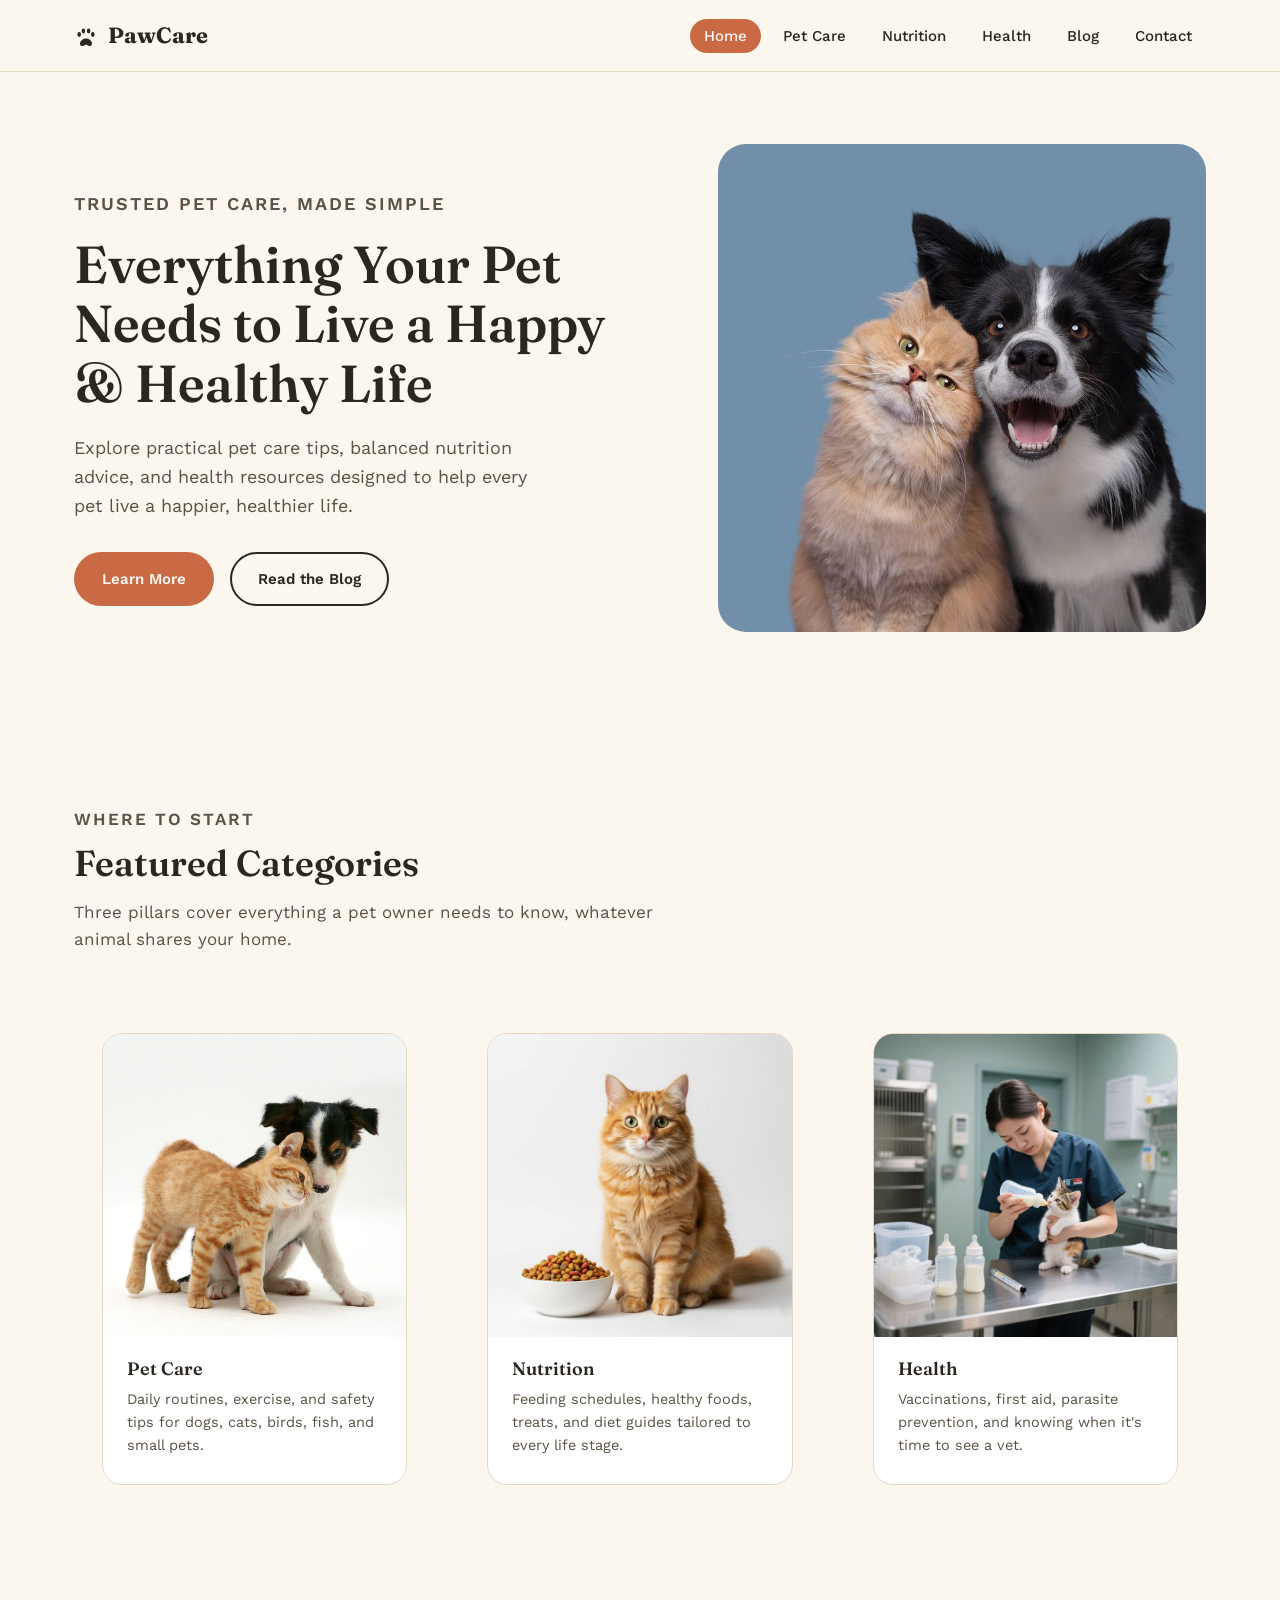
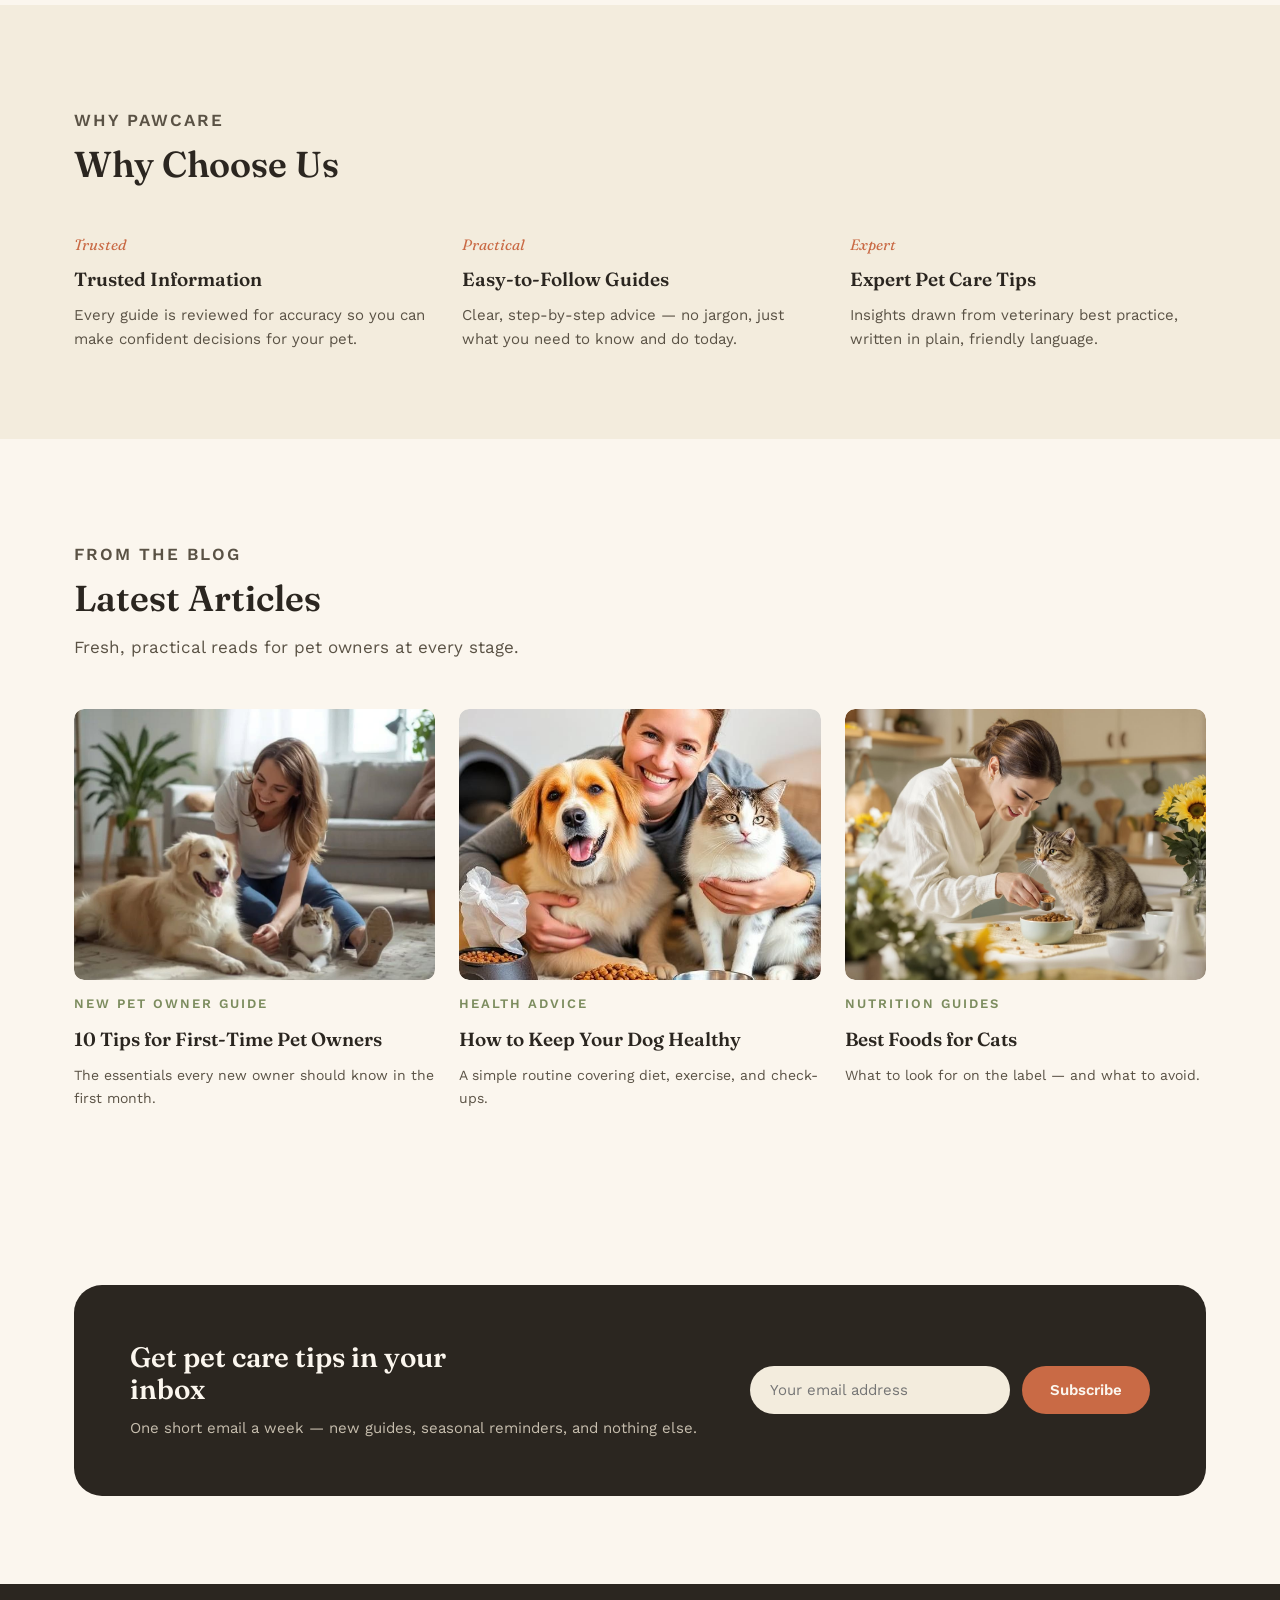
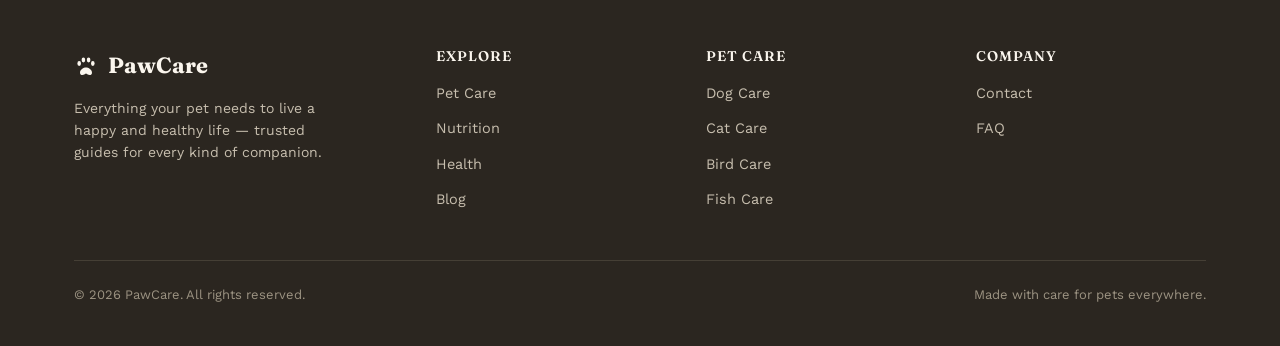
<file: index.html>
<!DOCTYPE html>
<html lang="en">
<head>
<meta charset="UTF-8">
<meta name="viewport" content="width=device-width, initial-scale=1.0">
<title>PawCare — Everything Your Pet Needs</title>
<link rel="stylesheet" href="asstes/style.css">
</head>
<body>

<header class="site-header">
  <div class="wrap nav-wrap">
    <a href="index.html" class="logo">
      <svg class="paw-icon" viewBox="0 0 24 24" fill="currentColor"><path d="M12 14.5c-2.5 0-6 2-6 5.2 0 1.4 1 2.3 2.3 2.3.9 0 1.6-.4 2.4-.8.6-.3 1.2-.6 1.3-.6.1 0 .7.3 1.3.6.8.4 1.5.8 2.4.8 1.3 0 2.3-.9 2.3-2.3 0-3.2-3.5-5.2-6-5.2z"/><ellipse cx="5.2" cy="10.5" rx="1.8" ry="2.4"/><ellipse cx="9.4" cy="7" rx="1.8" ry="2.4"/><ellipse cx="14.6" cy="7" rx="1.8" ry="2.4"/><ellipse cx="18.8" cy="10.5" rx="1.8" ry="2.4"/></svg>
      PawCare
    </a>

    <!-- CSS-only mobile menu: checkbox drives visibility, no JS -->
    <input type="checkbox" id="nav-toggle-check" class="nav-toggle-check">

    <ul class="nav-links">
      <li><a href="index.html" class="active">Home</a></li>
      <li><a href="pet-care.html">Pet Care</a></li>
      <li><a href="nutrition.html">Nutrition</a></li>
      <li><a href="health.html">Health</a></li>
      <li><a href="blog.html">Blog</a></li>
      <li><a href="contact.html">Contact</a></li>
    </ul>

    <label for="nav-toggle-check" class="nav-toggle" aria-label="Toggle navigation">
      <svg viewBox="0 0 24 24" fill="none" stroke="currentColor" stroke-width="2" stroke-linecap="round"><line x1="3" y1="6" x2="21" y2="6"/><line x1="3" y1="12" x2="21" y2="12"/><line x1="3" y1="18" x2="21" y2="18"/></svg>
    </label>
  </div>
</header>

<main>

  <!-- Hero -->
  <section class="hero">
    <div class="wrap hero-grid">
      <div>
        <p class="eyebrow">Trusted pet care, made simple</p>
        <h1>Everything Your Pet Needs to Live a Happy &amp; Healthy Life</h1>
        <p>Explore practical pet care tips, balanced nutrition advice, and health resources designed to help every pet live a happier, healthier life.</p>
        <div class="hero-actions">
          <a href="pet-care.html" class="btn btn-primary">Learn More</a>
          <a href="blog.html" class="btn btn-outline">Read the Blog</a>
        </div>
      </div>
      <div class="hero-art">
        <img src="images/cat-and-dog.jpg" alt="">
      </div>
    </div>
  </section>

  <!-- Featured Categories -->
  <section>
    <div class="wrap">
      <div class="section-head">
        <p class="eyebrow">Where to start</p>
        <h2>Featured Categories</h2>
        <p>Three pillars cover everything a pet owner needs to know, whatever animal shares your home.</p>
      </div>
  
      <div class="card-grid">
  
        <!-- Pet Care -->
        <a href="pet-care.html" class="card">
          <div class="feature-card-v2">
            <div class="fc-image">
              <img src="images/pet.jpg" alt="">
            </div>
            <div class="fc-body">
              <h3>Pet Care</h3>
              <p>Daily routines, exercise, and safety tips for dogs, cats, birds, fish, and small pets.</p>
            </div>
          </div>
        </a>
        
        <!-- Nutrition -->
        <a href="nutrition.html" class="card">
          <div class="feature-card-v2">
            <div class="fc-image">
              <img src="images/nutrition-pet.jpg" alt="">
            </div>
            <div class="fc-body">
              <h3>Nutrition</h3>
              <p>Feeding schedules, healthy foods, treats, and diet guides tailored to every life stage.</p>
            </div>
          </div>
        </a>

        <!-- Health -->
        <a href="health.html" class="card">
          <div class="feature-card-v2">
            <div class="fc-image">
              <img src="images/f2b4df631387bef519300a2aa42439fd.jpg" alt="">
            </div>
            <div class="fc-body">
              <h3>Health</h3>
              <p>Vaccinations, first aid, parasite prevention, and knowing when it's time to see a vet.</p>
            </div>
          </div>
        </a>
  
      </div>
    </div>
  </section>

  <!-- Why Choose Us -->
  <section style="background-color:#F3ECDD;">
    <div class="wrap">
      <div class="section-head">
        <p class="eyebrow">Why PawCare</p>
        <h2>Why Choose Us</h2>
      </div>
      <div class="feature-row">
        <div class="feature-item">
          <span class="num">Trusted</span>
          <h3>Trusted Information</h3>
          <p>Every guide is reviewed for accuracy so you can make confident decisions for your pet.</p>
        </div>
        <div class="feature-item">
          <span class="num">Practical</span>
          <h3>Easy-to-Follow Guides</h3>
          <p>Clear, step-by-step advice — no jargon, just what you need to know and do today.</p>
        </div>
        <div class="feature-item">
          <span class="num">Expert</span>
          <h3>Expert Pet Care Tips</h3>
          <p>Insights drawn from veterinary best practice, written in plain, friendly language.</p>
        </div>
      </div>
    </div>
  </section>

  <!-- Latest Articles -->
  <section>
    <div class="wrap">
      <div class="section-head">
        <p class="eyebrow">From the blog</p>
        <h2>Latest Articles</h2>
        <p>Fresh, practical reads for pet owners at every stage.</p>
      </div>
      <div class="article-grid">
        <a href="blog.html" class="article-card">
          <div class="latest-image">
            <img src="images/ec0b4fb55825d67b3040e444e06e5aae.jpg" alt="">
          </div>
          <span class="eyebrow">New Pet Owner Guide</span>
          <h3>10 Tips for First-Time Pet Owners</h3>
          <p>The essentials every new owner should know in the first month.</p>
        </a>
        <a href="blog.html" class="article-card">
          <div class="latest-image">
            <img src="images/bc037403a1b176ad8d1a6884a722e664.jpg" alt="">
          </div>
          <span class="eyebrow">Health Advice</span>
          <h3>How to Keep Your Dog Healthy</h3>
          <p>A simple routine covering diet, exercise, and check-ups.</p>
        </a>
        <a href="blog.html" class="article-card">
          <div class="latest-image">
            <img src="images/9c120056784d991c480b640ccd187948.jpg" alt="">
          </div>
          <span class="eyebrow">Nutrition Guides</span>
          <h3>Best Foods for Cats</h3>
          <p>What to look for on the label — and what to avoid.</p>
        </a>
      </div>
    </div>
  </section>

  <!-- Newsletter -->
  <section>
    <div class="wrap">
      <div class="newsletter">
        <div>
          <h2>Get pet care tips in your inbox</h2>
          <p>One short email a week — new guides, seasonal reminders, and nothing else.</p>
        </div>
        <form class="newsletter-form">
          <input type="email" placeholder="Your email address" aria-label="Email address" required>
          <button type="submit" class="btn btn-primary">Subscribe</button>
        </form>
      </div>
    </div>
  </section>

</main>

<footer class="site-footer">
  <div class="wrap">
    <div class="footer-grid">
      <div>
        <a href="index.html" class="logo">
          <svg class="paw-icon" viewBox="0 0 24 24" fill="currentColor"><path d="M12 14.5c-2.5 0-6 2-6 5.2 0 1.4 1 2.3 2.3 2.3.9 0 1.6-.4 2.4-.8.6-.3 1.2-.6 1.3-.6.1 0 .7.3 1.3.6.8.4 1.5.8 2.4.8 1.3 0 2.3-.9 2.3-2.3 0-3.2-3.5-5.2-6-5.2z"/><ellipse cx="5.2" cy="10.5" rx="1.8" ry="2.4"/><ellipse cx="9.4" cy="7" rx="1.8" ry="2.4"/><ellipse cx="14.6" cy="7" rx="1.8" ry="2.4"/><ellipse cx="18.8" cy="10.5" rx="1.8" ry="2.4"/></svg>
          PawCare
        </a>
        <p>Everything your pet needs to live a happy and healthy life — trusted guides for every kind of companion.</p>
      </div>
      <div class="footer-col">
        <h4>Explore</h4>
        <ul>
          <li><a href="pet-care.html">Pet Care</a></li>
          <li><a href="nutrition.html">Nutrition</a></li>
          <li><a href="health.html">Health</a></li>
          <li><a href="blog.html">Blog</a></li>
        </ul>
      </div>
      <div class="footer-col">
        <h4>Pet Care</h4>
        <ul>
          <li><a href="pet-care.html#dog">Dog Care</a></li>
          <li><a href="pet-care.html#cat">Cat Care</a></li>
          <li><a href="pet-care.html#bird">Bird Care</a></li>
          <li><a href="pet-care.html#fish">Fish Care</a></li>
        </ul>
      </div>
      <div class="footer-col">
        <h4>Company</h4>
        <ul>
          <li><a href="contact.html">Contact</a></li>
          <li><a href="contact.html#faq">FAQ</a></li>
        </ul>
      </div>
    </div>
    <div class="footer-bottom">
      <span>© 2026 PawCare. All rights reserved.</span>
      <span>Made with care for pets everywhere.</span>
    </div>
  </div>
</footer>

</body>
</html>
</file>
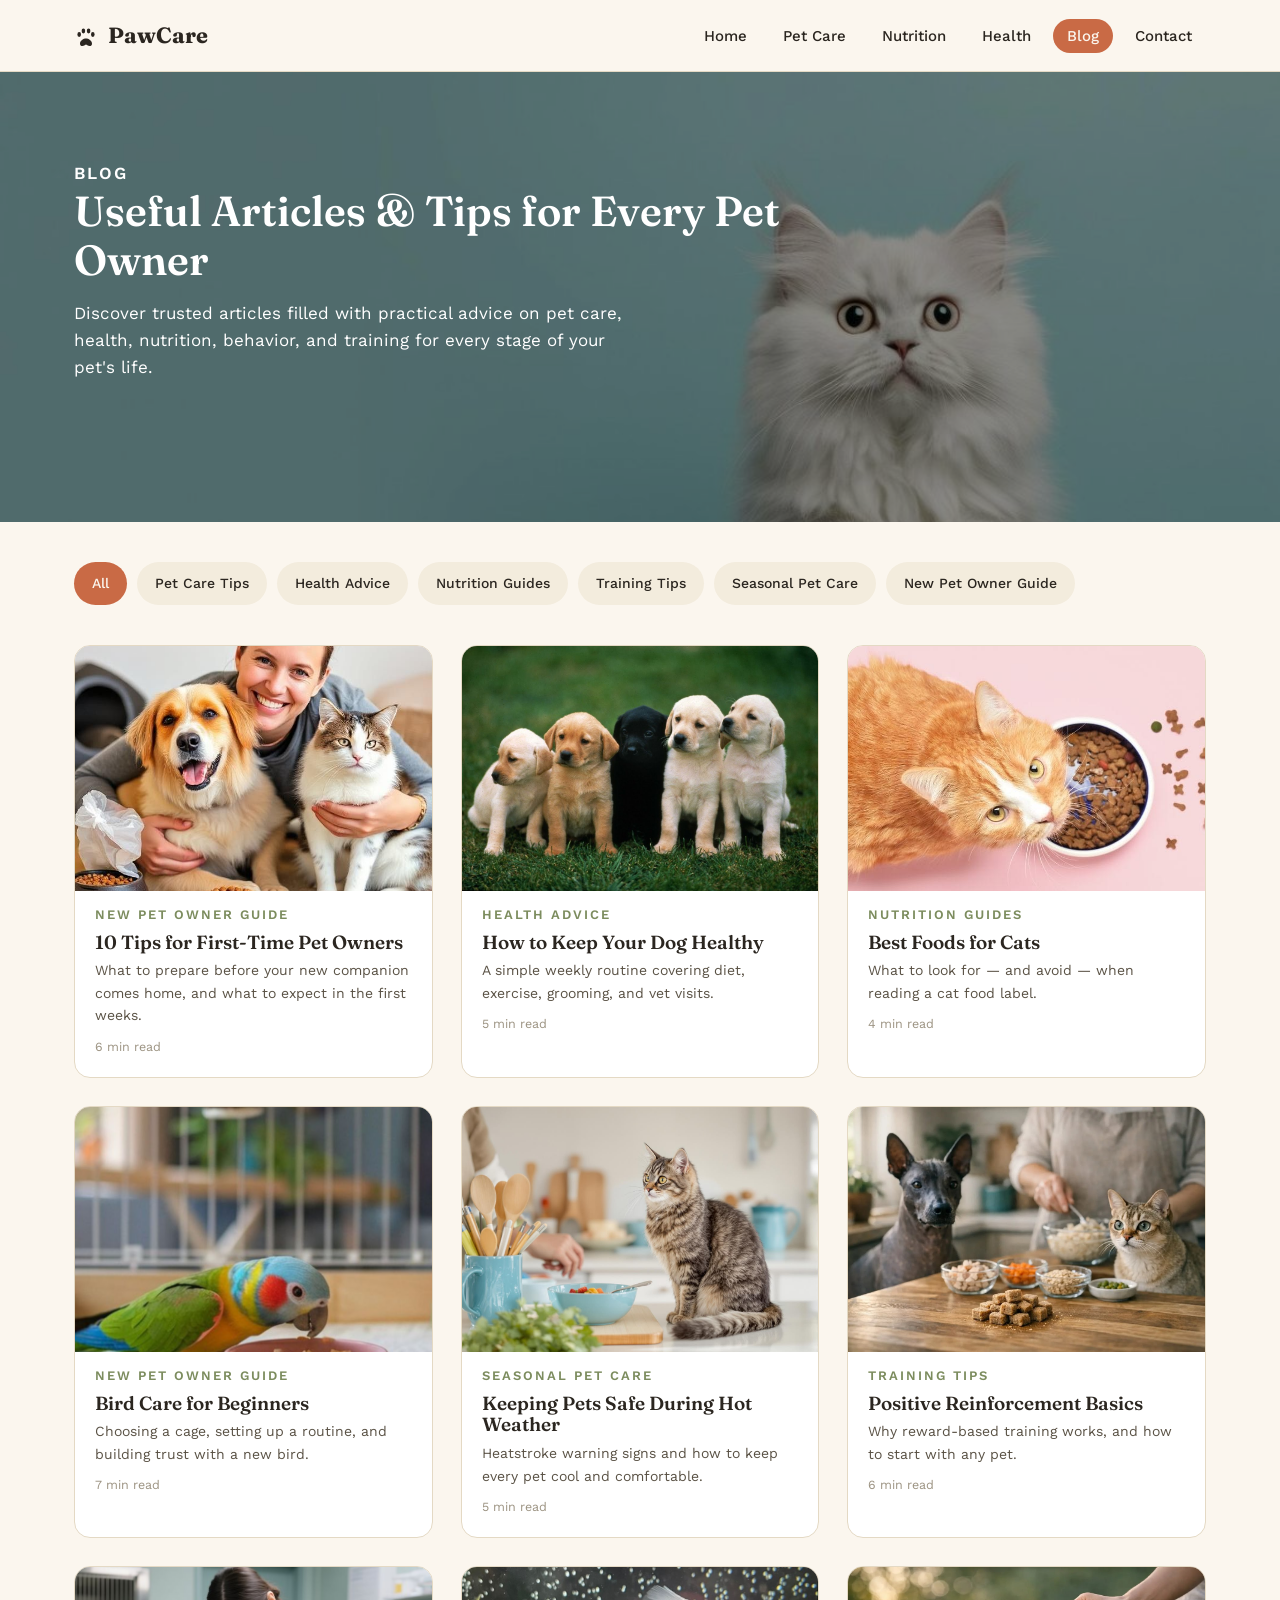
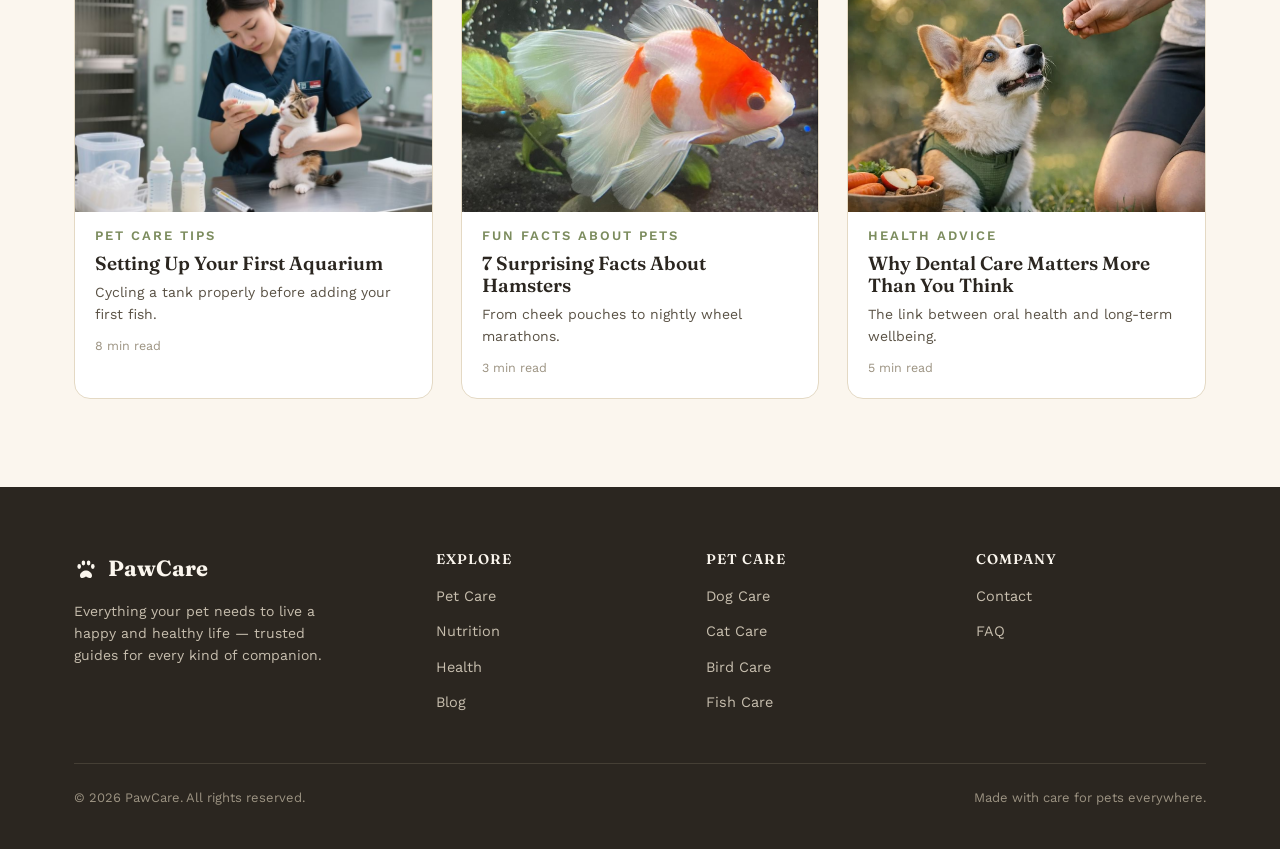
<file: blog.html>
<!DOCTYPE html>
<html lang="en">
<head>
<meta charset="UTF-8">
<meta name="viewport" content="width=device-width, initial-scale=1.0">
<title>Blog — PawCare</title>
<link rel="stylesheet" href="asstes/blog.css">
</head>
<body>

<header class="site-header">
  <div class="wrap nav-wrap">
    <a href="index.html" class="logo">
      <svg class="paw-icon" viewBox="0 0 24 24" fill="currentColor"><path d="M12 14.5c-2.5 0-6 2-6 5.2 0 1.4 1 2.3 2.3 2.3.9 0 1.6-.4 2.4-.8.6-.3 1.2-.6 1.3-.6.1 0 .7.3 1.3.6.8.4 1.5.8 2.4.8 1.3 0 2.3-.9 2.3-2.3 0-3.2-3.5-5.2-6-5.2z"/><ellipse cx="5.2" cy="10.5" rx="1.8" ry="2.4"/><ellipse cx="9.4" cy="7" rx="1.8" ry="2.4"/><ellipse cx="14.6" cy="7" rx="1.8" ry="2.4"/><ellipse cx="18.8" cy="10.5" rx="1.8" ry="2.4"/></svg>
      PawCare
    </a>

    <input type="checkbox" id="nav-toggle-check" class="nav-toggle-check">

    <ul class="nav-links">
      <li><a href="index.html">Home</a></li>
      <li><a href="pet-care.html">Pet Care</a></li>
      <li><a href="nutrition.html">Nutrition</a></li>
      <li><a href="health.html">Health</a></li>
      <li><a href="blog.html" class="active">Blog</a></li>
      <li><a href="contact.html">Contact</a></li>
    </ul>

    <label for="nav-toggle-check" class="nav-toggle" aria-label="Toggle navigation">
      <svg viewBox="0 0 24 24" fill="none" stroke="currentColor" stroke-width="2" stroke-linecap="round"><line x1="3" y1="6" x2="21" y2="6"/><line x1="3" y1="12" x2="21" y2="12"/><line x1="3" y1="18" x2="21" y2="18"/></svg>
    </label>
  </div>
</header>

<main>

  <section class="page-hero">
    <img src="images/cat.jpg" alt="Pets" class="hero-image">
    <div class="wrap">
      <p class="eyebrow">Blog</p>
      <h1>Useful Articles &amp; Tips for Every Pet Owner</h1>
      <p>Discover trusted articles filled with practical advice on pet care, health, nutrition, behavior, and training for every stage of your pet's life.</p>
    </div>
</section>

  <section style="padding-top:0;">
    <div class="wrap">
      <div class="blog-filter-group">
        <input type="radio" name="cat-filter" id="filter-all" class="filter-radio" checked>
        <input type="radio" name="cat-filter" id="filter-care" class="filter-radio">
        <input type="radio" name="cat-filter" id="filter-health" class="filter-radio">
        <input type="radio" name="cat-filter" id="filter-nutrition" class="filter-radio">
        <input type="radio" name="cat-filter" id="filter-training" class="filter-radio">
        <input type="radio" name="cat-filter" id="filter-seasonal" class="filter-radio">
        <input type="radio" name="cat-filter" id="filter-new-owner" class="filter-radio">
        <input type="radio" name="cat-filter" id="filter-fun" class="filter-radio">

        <div class="blog-filter">
          <label for="filter-all">All</label>
          <label for="filter-care">Pet Care Tips</label>
          <label for="filter-health">Health Advice</label>
          <label for="filter-nutrition">Nutrition Guides</label>
          <label for="filter-training">Training Tips</label>
          <label for="filter-seasonal">Seasonal Pet Care</label>
          <label for="filter-new-owner">New Pet Owner Guide</label>
          <!-- <label for="filter-fun">Fun Facts About Pets</label> -->
        </div>

        <div class="blog-grid">

          <a href="#" class="blog-card article-card" data-cat="new-owner">
            <div class="article-thumb">
              <img src="images/bc037403a1b176ad8d1a6884a722e664.jpg" alt="">
            </div>
            <span class="eyebrow">New Pet Owner Guide</span>
            <h3>10 Tips for First-Time Pet Owners</h3>
            <p>What to prepare before your new companion comes home, and what to expect in the first weeks.</p>
            <span class="meta">6 min read</span>
          </a>

          <a href="#" class="blog-card article-card" data-cat="health">
            <div class="article-thumb">
              <img src="images/e873601f787b1f5bcee3295096f7228a.jpg" alt="">
            </div>
            <span class="eyebrow">Health Advice</span>
            <h3>How to Keep Your Dog Healthy</h3>
            <p>A simple weekly routine covering diet, exercise, grooming, and vet visits.</p>
            <span class="meta">5 min read</span>
          </a>

          <a href="#" class="blog-card article-card" data-cat="nutrition">
            <div class="article-thumb">
              <img src="images/16dce18eb0dbfec7ec3897dd775b04c7.jpg" alt="">
            </div>
            <span class="eyebrow">Nutrition Guides</span>
            <h3>Best Foods for Cats</h3>
            <p>What to look for — and avoid — when reading a cat food label.</p>
            <span class="meta">4 min read</span>
          </a>

          <a href="#" class="blog-card article-card" data-cat="new-owner">
            <div class="article-thumb">
              <img src="images/8d90be24882a858e41538a53a1e04b16.jpg" alt="">
            </div>
            <span class="eyebrow">New Pet Owner Guide</span>
            <h3>Bird Care for Beginners</h3>
            <p>Choosing a cage, setting up a routine, and building trust with a new bird.</p>
            <span class="meta">7 min read</span>
          </a>

          <a href="#" class="blog-card article-card" data-cat="seasonal">
            <div class="article-thumb">
              <img src="images/4bb9bd0e429524044adc7dff9fa36747.jpg" alt="">
            </div>
            <span class="eyebrow">Seasonal Pet Care</span>
            <h3>Keeping Pets Safe During Hot Weather</h3>
            <p>Heatstroke warning signs and how to keep every pet cool and comfortable.</p>
            <span class="meta">5 min read</span>
          </a>

          <a href="#" class="blog-card article-card" data-cat="training">
            <div class="article-thumb">
              <img src="images/019ddd66f107c96dbeddc67e88962f1a.jpg" alt="">
            </div>
            <span class="eyebrow">Training Tips</span>
            <h3>Positive Reinforcement Basics</h3>
            <p>Why reward-based training works, and how to start with any pet.</p>
            <span class="meta">6 min read</span>
          </a>

          <a href="#" class="blog-card article-card" data-cat="care">
            <div class="article-thumb">
              <img src="images/f2b4df631387bef519300a2aa42439fd.jpg" alt="">
            </div>
            <span class="eyebrow">Pet Care Tips</span>
            <h3>Setting Up Your First Aquarium</h3>
            <p>Cycling a tank properly before adding your first fish.</p>
            <span class="meta">8 min read</span>
          </a>

          <a href="#" class="blog-card article-card" data-cat="fun">
            <div class="article-thumb">
              <img src="images/0ea53a454018222e67692e284f7264c7.jpg" alt="">
            </div>
            <span class="eyebrow">Fun Facts About Pets</span>
            <h3>7 Surprising Facts About Hamsters</h3>
            <p>From cheek pouches to nightly wheel marathons.</p>
            <span class="meta">3 min read</span>
          </a>

          <a href="#" class="blog-card article-card" data-cat="health">
            <div class="article-thumb">
              <img src="images/47ca682d721f3057f8340860c18c36d9.jpg" alt="">
            </div>
            <span class="eyebrow">Health Advice</span>
            <h3>Why Dental Care Matters More Than You Think</h3>
            <p>The link between oral health and long-term wellbeing.</p>
            <span class="meta">5 min read</span>
          </a>

        </div>
      </div>

    </div>
  </section>

</main>

<footer class="site-footer">
  <div class="wrap">
    <div class="footer-grid">
      <div>
        <a href="index.html" class="logo">
          <svg class="paw-icon" viewBox="0 0 24 24" fill="currentColor"><path d="M12 14.5c-2.5 0-6 2-6 5.2 0 1.4 1 2.3 2.3 2.3.9 0 1.6-.4 2.4-.8.6-.3 1.2-.6 1.3-.6.1 0 .7.3 1.3.6.8.4 1.5.8 2.4.8 1.3 0 2.3-.9 2.3-2.3 0-3.2-3.5-5.2-6-5.2z"/><ellipse cx="5.2" cy="10.5" rx="1.8" ry="2.4"/><ellipse cx="9.4" cy="7" rx="1.8" ry="2.4"/><ellipse cx="14.6" cy="7" rx="1.8" ry="2.4"/><ellipse cx="18.8" cy="10.5" rx="1.8" ry="2.4"/></svg>
          PawCare
        </a>
        <p>Everything your pet needs to live a happy and healthy life — trusted guides for every kind of companion.</p>
      </div>
      <div class="footer-col">
        <h4>Explore</h4>
        <ul>
          <li><a href="pet-care.html">Pet Care</a></li>
          <li><a href="nutrition.html">Nutrition</a></li>
          <li><a href="health.html">Health</a></li>
          <li><a href="blog.html">Blog</a></li>
        </ul>
      </div>
      <div class="footer-col">
        <h4>Pet Care</h4>
        <ul>
          <li><a href="pet-care.html#dog">Dog Care</a></li>
          <li><a href="pet-care.html#cat">Cat Care</a></li>
          <li><a href="pet-care.html#bird">Bird Care</a></li>
          <li><a href="pet-care.html#fish">Fish Care</a></li>
        </ul>
      </div>
      <div class="footer-col">
        <h4>Company</h4>
        <ul>
          <li><a href="contact.html">Contact</a></li>
          <li><a href="contact.html#faq">FAQ</a></li>
        </ul>
      </div>
    </div>
    <div class="footer-bottom">
      <span>© 2026 PawCare. All rights reserved.</span>
      <span>Made with care for pets everywhere.</span>
    </div>
  </div>
</footer>

</body>
</html>
</file>
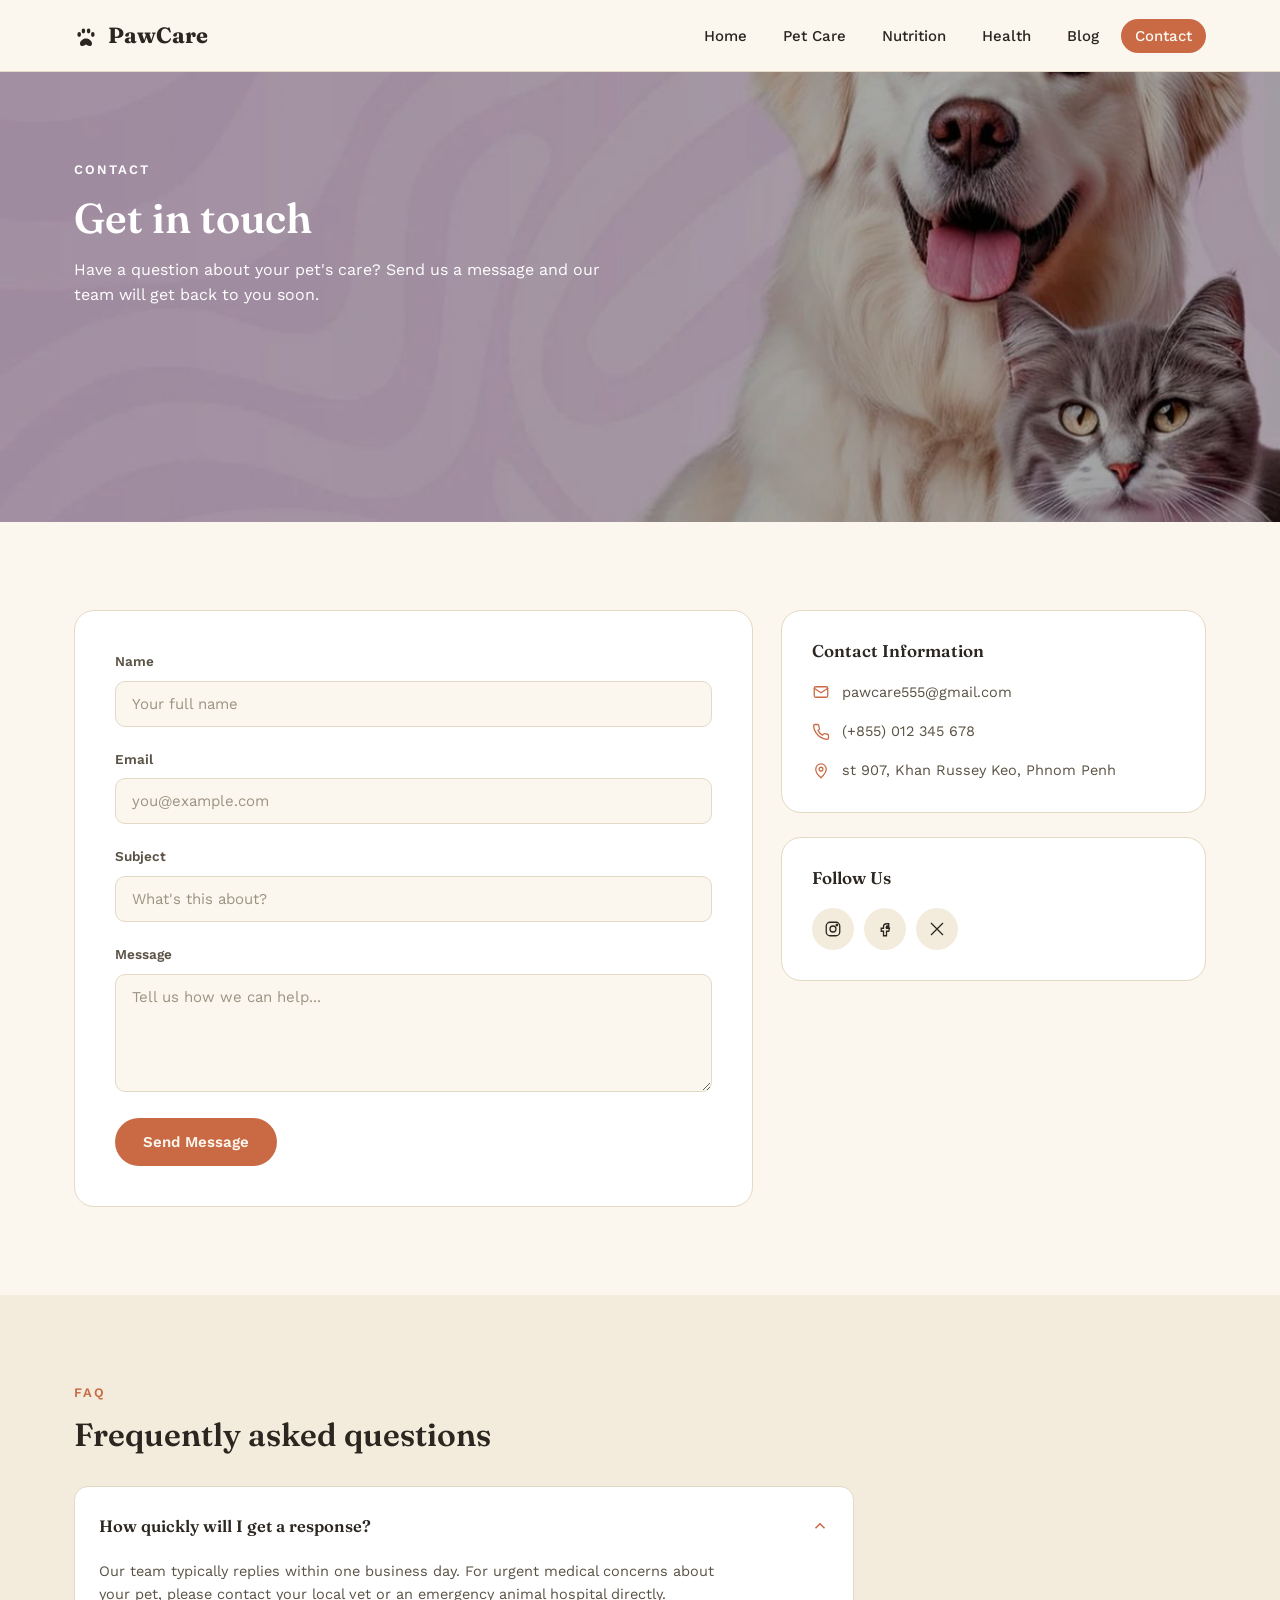
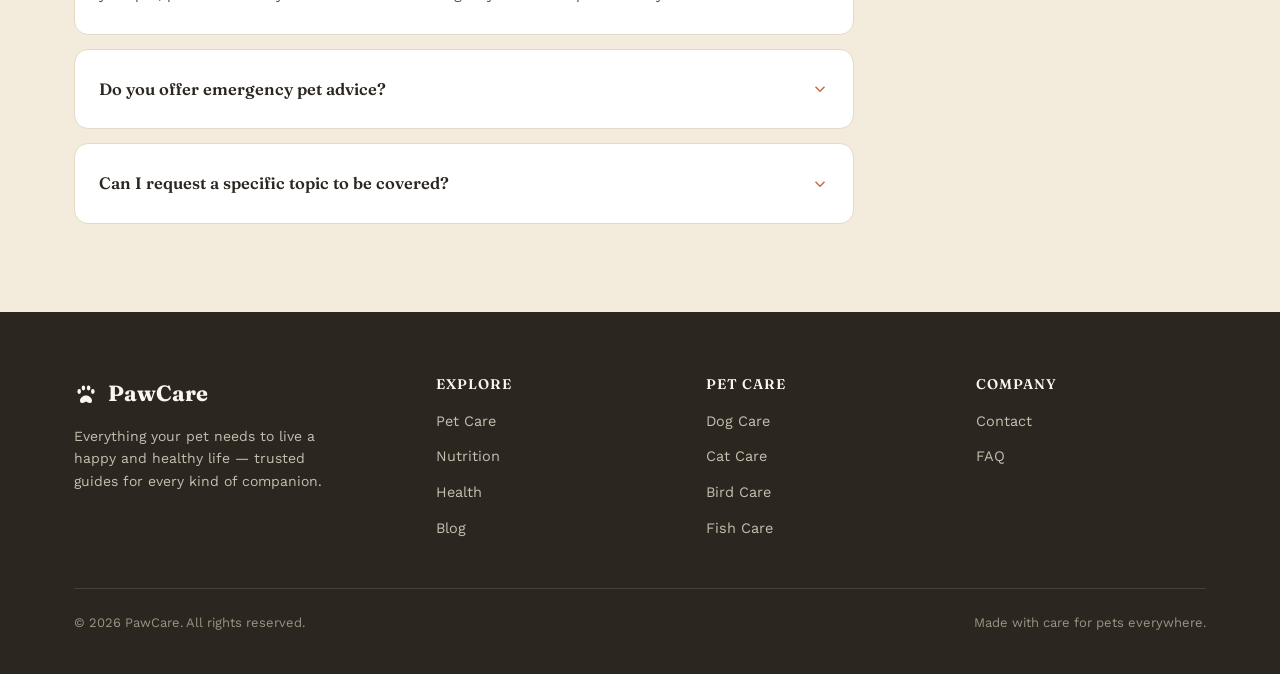
<file: contact.html>
<!DOCTYPE html>
<html lang="en">
<head>
<meta charset="UTF-8">
<meta name="viewport" content="width=device-width, initial-scale=1.0">
<title>Contact — PawCare</title>
<link rel="stylesheet" href="asstes/contact.css">
</head>
<body>

<header class="site-header">
  <div class="wrap nav-wrap">
    <a href="index.html" class="logo">
      <svg class="paw-icon" viewBox="0 0 24 24" fill="currentColor"><path d="M12 14.5c-2.5 0-6 2-6 5.2 0 1.4 1 2.3 2.3 2.3.9 0 1.6-.4 2.4-.8.6-.3 1.2-.6 1.3-.6.1 0 .7.3 1.3.6.8.4 1.5.8 2.4.8 1.3 0 2.3-.9 2.3-2.3 0-3.2-3.5-5.2-6-5.2z"/><ellipse cx="5.2" cy="10.5" rx="1.8" ry="2.4"/><ellipse cx="9.4" cy="7" rx="1.8" ry="2.4"/><ellipse cx="14.6" cy="7" rx="1.8" ry="2.4"/><ellipse cx="18.8" cy="10.5" rx="1.8" ry="2.4"/></svg>
      PawCare
    </a>

    <!-- CSS-only mobile menu: checkbox drives visibility, no JS -->
    <input type="checkbox" id="nav-toggle-check" class="nav-toggle-check">

    <ul class="nav-links">
      <li><a href="index.html">Home</a></li>
      <li><a href="pet-care.html">Pet Care</a></li>
      <li><a href="nutrition.html">Nutrition</a></li>
      <li><a href="health.html">Health</a></li>
      <li><a href="blog.html">Blog</a></li>
      <li><a href="contact.html" class="active">Contact</a></li>
    </ul>

    <label for="nav-toggle-check" class="nav-toggle" aria-label="Toggle navigation">
      <svg viewBox="0 0 24 24" fill="none" stroke="currentColor" stroke-width="2" stroke-linecap="round"><line x1="3" y1="6" x2="21" y2="6"/><line x1="3" y1="12" x2="21" y2="12"/><line x1="3" y1="18" x2="21" y2="18"/></svg>
    </label>
  </div>
</header>

<main>

  <section class="page-hero">
    <img src="images/contact-hero-page.jpg" alt="Contact Hero" class="hero-bg">

    <div class="wrap hero-content">
        <div class="hero-text">
            <p class="eyebrow">Contact</p>
            <h1>Get in touch</h1>
            <p>Have a question about your pet's care? Send us a message
                and our team will get back to you soon.</p>
        </div>
    </div>
</section>

  <section class="contact-section">
    <div class="wrap">
      <div class="contact-grid">

        <form class="contact-form" aria-label="Contact form">
          <div class="field">
            <label for="name">Name</label>
            <input type="text" id="name" name="name" placeholder="Your full name" required>
          </div>

          <div class="field">
            <label for="email">Email</label>
            <input type="email" id="email" name="email" placeholder="you@example.com" required>
          </div>

          <div class="field">
            <label for="subject">Subject</label>
            <input type="text" id="subject" name="subject" placeholder="What's this about?" required>
          </div>

          <div class="field">
            <label for="message">Message</label>
            <textarea id="message" name="message" rows="5" placeholder="Tell us how we can help..." required></textarea>
          </div>

          <button type="submit" class="btn btn-primary">Send Message</button>
        </form>

        <div class="side-cards">

          <div class="info-card">
            <h3>Contact Information</h3>
            <div class="info-row">
              <svg viewBox="0 0 24 24" fill="none" stroke="currentColor" stroke-width="1.7" stroke-linecap="round" stroke-linejoin="round"><rect x="3" y="5" width="18" height="14" rx="2"/><path d="M3 7l9 6 9-6"/></svg>
              <span>pawcare555@gmail.com</span>
            </div>
            <div class="info-row">
              <svg viewBox="0 0 24 24" fill="none" stroke="currentColor" stroke-width="1.7" stroke-linecap="round" stroke-linejoin="round"><path d="M22 16.9v3a2 2 0 0 1-2.2 2 19.8 19.8 0 0 1-8.6-3.1 19.5 19.5 0 0 1-6-6 19.8 19.8 0 0 1-3.1-8.7A2 2 0 0 1 4.1 2h3a2 2 0 0 1 2 1.7c.1 1 .4 2 .7 3a2 2 0 0 1-.5 2.1L8 10.1a16 16 0 0 0 6 6l1.3-1.3a2 2 0 0 1 2.1-.5c1 .3 2 .5 3 .7a2 2 0 0 1 1.6 2z"/></svg>
              <span>(+855) 012 345 678</span>
            </div>
            <div class="info-row">
              <svg viewBox="0 0 24 24" fill="none" stroke="currentColor" stroke-width="1.7" stroke-linecap="round" stroke-linejoin="round"><path d="M12 21s7-6.2 7-11.5A7 7 0 0 0 5 9.5C5 14.8 12 21 12 21z"/><circle cx="12" cy="9.5" r="2.5"/></svg>
              <span>st 907, Khan Russey Keo, Phnom Penh</span>
            </div>
          </div>

          <div class="social-card">
            <h3>Follow Us</h3>
            <div class="social-icons">
              <a href="#" class="social-btn" aria-label="Instagram">
                <svg viewBox="0 0 24 24" fill="none" stroke="currentColor" stroke-width="1.7"><rect x="3" y="3" width="18" height="18" rx="5"/><circle cx="12" cy="12" r="4"/><circle cx="17.2" cy="6.8" r="1"/></svg>
              </a>
              <a href="#" class="social-btn" aria-label="Facebook">
                <svg viewBox="0 0 24 24" fill="none" stroke="currentColor" stroke-width="1.7"><path d="M14 9h3V5h-3a4 4 0 0 0-4 4v2H7v4h3v6h4v-6h3l1-4h-4v-2a1 1 0 0 1 1-1z"/></svg>
              </a>
              <a href="#" class="social-btn" aria-label="X / Twitter">
                <svg viewBox="0 0 24 24" fill="none" stroke="currentColor" stroke-width="1.7"><path d="M4 4l16 16M20 4L4 20"/></svg>
              </a>
            </div>
          </div>

        </div>
      </div>
    </div>
  </section>

  <!-- ============ 3 · FAQ — 3 EXPANDABLE QUESTIONS (native details/summary, no JS) ============ -->
  <section class="faq-section">
    <div class="wrap">
      <div class="section-head">
        <div>
          <p class="eyebrow">FAQ</p>
          <h2>Frequently asked questions</h2>
        </div>
      </div>

      <div class="faq-list">

        <details class="faq-item" open>
          <summary>
            How quickly will I get a response?
            <svg class="chev" viewBox="0 0 24 24" fill="none" stroke="currentColor" stroke-width="2"><path d="M6 9l6 6 6-6"/></svg>
          </summary>
          <p>Our team typically replies within one business day. For urgent medical concerns about your pet, please contact your local vet or an emergency animal hospital directly.</p>
        </details>

        <details class="faq-item">
          <summary>
            Do you offer emergency pet advice?
            <svg class="chev" viewBox="0 0 24 24" fill="none" stroke="currentColor" stroke-width="2"><path d="M6 9l6 6 6-6"/></svg>
          </summary>
          <p>PawCare is an educational resource, not an emergency service. If your pet is in distress, contact an emergency vet clinic right away rather than waiting on a message reply.</p>
        </details>

        <details class="faq-item">
          <summary>
            Can I request a specific topic to be covered?
            <svg class="chev" viewBox="0 0 24 24" fill="none" stroke="currentColor" stroke-width="2"><path d="M6 9l6 6 6-6"/></svg>
          </summary>
          <p>Absolutely — use the "Subject" field above to let us know what you'd like to see, and our writers will consider it for an upcoming guide or article.</p>
        </details>

      </div>
    </div>
  </section>

</main>

<footer class="site-footer">
  <div class="wrap">
    <div class="footer-grid">
      <div>
        <a href="index.html" class="logo">
          <svg class="paw-icon" viewBox="0 0 24 24" fill="currentColor"><path d="M12 14.5c-2.5 0-6 2-6 5.2 0 1.4 1 2.3 2.3 2.3.9 0 1.6-.4 2.4-.8.6-.3 1.2-.6 1.3-.6.1 0 .7.3 1.3.6.8.4 1.5.8 2.4.8 1.3 0 2.3-.9 2.3-2.3 0-3.2-3.5-5.2-6-5.2z"/><ellipse cx="5.2" cy="10.5" rx="1.8" ry="2.4"/><ellipse cx="9.4" cy="7" rx="1.8" ry="2.4"/><ellipse cx="14.6" cy="7" rx="1.8" ry="2.4"/><ellipse cx="18.8" cy="10.5" rx="1.8" ry="2.4"/></svg>
          PawCare
        </a>
        <p>Everything your pet needs to live a happy and healthy life — trusted guides for every kind of companion.</p>
      </div>
      <div class="footer-col">
        <h4>Explore</h4>
        <ul>
          <li><a href="pet-care.html">Pet Care</a></li>
          <li><a href="nutrition.html">Nutrition</a></li>
          <li><a href="health.html">Health</a></li>
          <li><a href="blog.html">Blog</a></li>
        </ul>
      </div>
      <div class="footer-col">
        <h4>Pet Care</h4>
        <ul>
          <li><a href="pet-care.html#dog">Dog Care</a></li>
          <li><a href="pet-care.html#cat">Cat Care</a></li>
          <li><a href="pet-care.html#bird">Bird Care</a></li>
          <li><a href="pet-care.html#fish">Fish Care</a></li>
        </ul>
      </div>
      <div class="footer-col">
        <h4>Company</h4>
        <ul>
          <li><a href="contact.html">Contact</a></li>
          <li><a href="contact.html#faq">FAQ</a></li>
        </ul>
      </div>
    </div>
    <div class="footer-bottom">
      <span>© 2026 PawCare. All rights reserved.</span>
      <span>Made with care for pets everywhere.</span>
    </div>
  </div>
</footer>

</body>
</html>
</file>
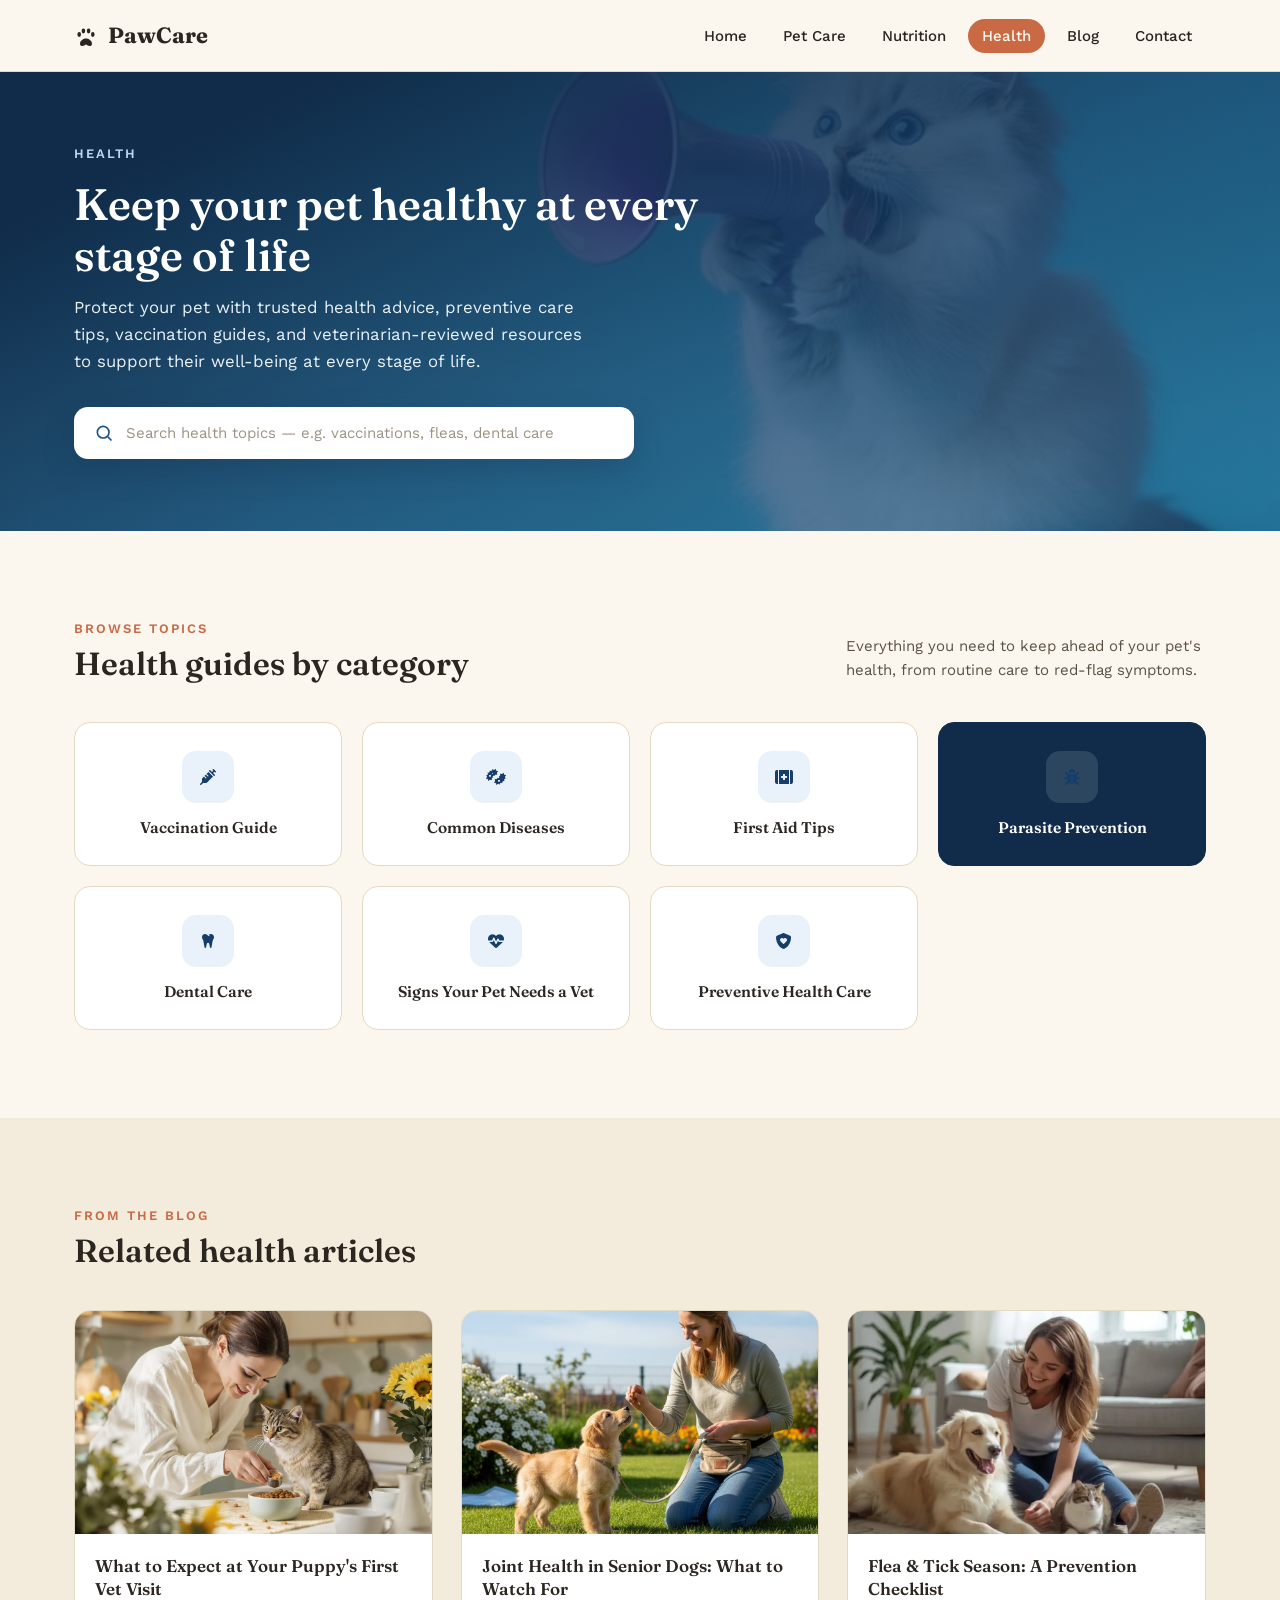
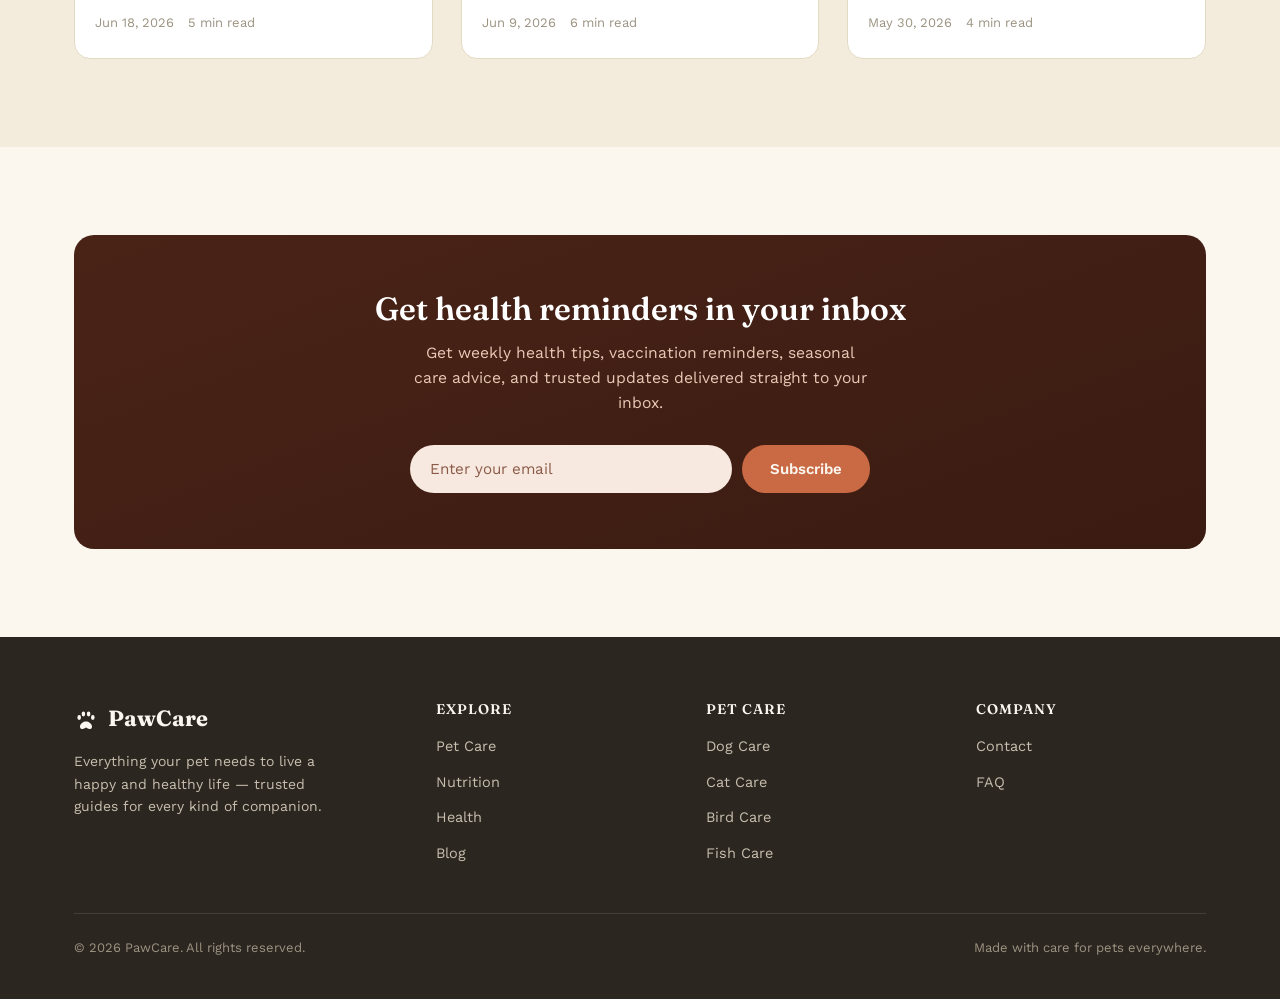
<file: health.html>
<!DOCTYPE html>
<html lang="en">
<head>
<meta charset="UTF-8">
<meta name="viewport" content="width=device-width, initial-scale=1.0">
<title>Health — PawCare</title>
<link rel="stylesheet"
      href="https://cdnjs.cloudflare.com/ajax/libs/font-awesome/6.7.2/css/all.min.css">
<link rel="stylesheet" href="asstes/health.css">
</head>
<body>

<header class="site-header">
  <div class="wrap nav-wrap">
    <a href="index.html" class="logo">
      <svg class="paw-icon" viewBox="0 0 24 24" fill="currentColor"><path d="M12 14.5c-2.5 0-6 2-6 5.2 0 1.4 1 2.3 2.3 2.3.9 0 1.6-.4 2.4-.8.6-.3 1.2-.6 1.3-.6.1 0 .7.3 1.3.6.8.4 1.5.8 2.4.8 1.3 0 2.3-.9 2.3-2.3 0-3.2-3.5-5.2-6-5.2z"/><ellipse cx="5.2" cy="10.5" rx="1.8" ry="2.4"/><ellipse cx="9.4" cy="7" rx="1.8" ry="2.4"/><ellipse cx="14.6" cy="7" rx="1.8" ry="2.4"/><ellipse cx="18.8" cy="10.5" rx="1.8" ry="2.4"/></svg>
      PawCare
    </a>

    <input type="checkbox" id="nav-toggle-check" class="nav-toggle-check">

    <ul class="nav-links">
      <li><a href="index.html">Home</a></li>
      <li><a href="pet-care.html">Pet Care</a></li>
      <li><a href="nutrition.html">Nutrition</a></li>
      <li><a href="health.html" class="active">Health</a></li>
      <li><a href="blog.html">Blog</a></li>
      <li><a href="contact.html">Contact</a></li>
    </ul>

    <label for="nav-toggle-check" class="nav-toggle" aria-label="Toggle navigation">
      <svg viewBox="0 0 24 24" fill="none" stroke="currentColor" stroke-width="2" stroke-linecap="round"><line x1="3" y1="6" x2="21" y2="6"/><line x1="3" y1="12" x2="21" y2="12"/><line x1="3" y1="18" x2="21" y2="18"/></svg>
    </label>
  </div>
</header>

<main>
  
  <section class="health-hero">
    <div class="hero-bg">
      <img src="images/healthy-pet.jpg" alt="">
    </div>
  
    <div class="wrap">
      <p class="eyebrow eyebrow-light">Health</p>
      <h1>Keep your pet healthy at every stage of life</h1>
      <p class="hero-sub">Protect your pet with trusted health advice, preventive care tips, vaccination guides, and veterinarian-reviewed resources to support their well-being at every stage of life.</p>
  
      <form class="health-search" role="search">
        <svg viewBox="0 0 24 24" fill="none" stroke="currentColor" stroke-width="2"><circle cx="11" cy="11" r="7"/><path d="M21 21l-4.3-4.3"/></svg>
        <input type="search" placeholder="Search health topics — e.g. vaccinations, fleas, dental care" aria-label="Search health topics">
      </form>
    </div>
  </section>

  <!-- ============ 2 · TOPIC GRID (7 topics, Parasite Prevention active) ============ -->
  <section class="topics-section">
    <div class="wrap">
      <div class="section-head">
        <div>
          <p class="eyebrow">Browse Topics</p>
          <h2>Health guides by category</h2>
        </div>
        <p class="section-sub">Everything you need to keep ahead of your pet's health, from routine care to red-flag symptoms.</p>
      </div>

      <div class="topic-grid">

        <a href="#" class="topic-card">
          <div class="topic-icon">
            <i class="fa-solid fa-syringe"></i>
          </div>
          <h3>Vaccination Guide</h3>
        </a>

        <a href="#" class="topic-card">
          <div class="topic-icon">
            <i class="fa-solid fa-bacteria"></i>
          </div>
          <h3>Common Diseases</h3>
        </a>

        <a href="#" class="topic-card">
          <div class="topic-icon">
            <i class="fa-solid fa-kit-medical"></i>
          </div>
          <h3>First Aid Tips</h3>
        </a>

        <a href="#" class="topic-card is-active">
          <div class="topic-icon">
            <i class="fa-solid fa-bug"></i>
          </div>
          <h3>Parasite Prevention</h3>
        </a>

        <a href="#" class="topic-card">
          <div class="topic-icon">
            <i class="fa-solid fa-tooth"></i>
          </div>
          <h3>Dental Care</h3>
        </a>

        <a href="#" class="topic-card">
          <div class="topic-icon">
            <i class="fa-solid fa-heart-pulse"></i>
          </div>
          <h3>Signs Your Pet Needs a Vet</h3>
        </a>

        <a href="#" class="topic-card">
          <div class="topic-icon">
            <i class="fa-solid fa-shield-heart"></i>
          </div>
          <h3>Preventive Health Care</h3>
        </a>

      </div>
    </div>
  </section>

  <!-- ============ 3 · RELATED ARTICLES — 3 CARDS: IMAGE + TITLE + META ============ -->
  <section class="related-section">
    <div class="wrap">
      <div class="section-head">
        <div>
          <p class="eyebrow">From the Blog</p>
          <h2>Related health articles</h2>
        </div>
      </div>

      <div class="article-grid">

        <a href="#" class="article-card">
          <div class="article-thumb">
              <img src="images/9c120056784d991c480b640ccd187948.jpg" alt="">
          </div>
          <div class="article-body">
            <h3>What to Expect at Your Puppy's First Vet Visit</h3>
            <div class="article-meta">
              <span>Jun 18, 2026</span>
              <span>5 min read</span>
            </div>
          </div>
        </a>

        <a href="#" class="article-card">
          <div class="article-thumb">
            <img src="images/d1096ff686fef387472b42f178780c65.jpg" alt="">
          </div>
          <div class="article-body">
            <h3>Joint Health in Senior Dogs: What to Watch For</h3>
            <div class="article-meta">
              <span>Jun 9, 2026</span>
              <span>6 min read</span>
            </div>
          </div>
        </a>

        <a href="#" class="article-card">
          <div class="article-thumb">
            <img src="images/ec0b4fb55825d67b3040e444e06e5aae.jpg" alt="">
          </div>
          <div class="article-body">
            <h3>Flea &amp; Tick Season: A Prevention Checklist</h3>
            <div class="article-meta">
              <span>May 30, 2026</span>
              <span>4 min read</span>
            </div>
          </div>
        </a>

      </div>
    </div>
  </section>

  <!-- ============ 4 · NEWSLETTER ============ -->
  <section class="newsletter-section">
    <div class="wrap">
      <div class="newsletter">
        <h2>Get health reminders in your inbox</h2>
        <p>Get weekly health tips, vaccination reminders, seasonal care advice, and trusted updates delivered straight to your inbox.</p>
        <form class="newsletter-form">
          <input type="email" placeholder="Enter your email" required aria-label="Email address">
          <button type="submit" class="btn btn-primary">Subscribe</button>
        </form>
      </div>
    </div>
  </section>

</main>

<footer class="site-footer">
  <div class="wrap">
    <div class="footer-grid">
      <div>
        <a href="index.html" class="logo">
          <svg class="paw-icon" viewBox="0 0 24 24" fill="currentColor"><path d="M12 14.5c-2.5 0-6 2-6 5.2 0 1.4 1 2.3 2.3 2.3.9 0 1.6-.4 2.4-.8.6-.3 1.2-.6 1.3-.6.1 0 .7.3 1.3.6.8.4 1.5.8 2.4.8 1.3 0 2.3-.9 2.3-2.3 0-3.2-3.5-5.2-6-5.2z"/><ellipse cx="5.2" cy="10.5" rx="1.8" ry="2.4"/><ellipse cx="9.4" cy="7" rx="1.8" ry="2.4"/><ellipse cx="14.6" cy="7" rx="1.8" ry="2.4"/><ellipse cx="18.8" cy="10.5" rx="1.8" ry="2.4"/></svg>
          PawCare
        </a>
        <p>Everything your pet needs to live a happy and healthy life — trusted guides for every kind of companion.</p>
      </div>
      <div class="footer-col">
        <h4>Explore</h4>
        <ul>
          <li><a href="pet-care.html">Pet Care</a></li>
          <li><a href="nutrition.html">Nutrition</a></li>
          <li><a href="health.html">Health</a></li>
          <li><a href="blog.html">Blog</a></li>
        </ul>
      </div>
      <div class="footer-col">
        <h4>Pet Care</h4>
        <ul>
          <li><a href="pet-care.html#dog">Dog Care</a></li>
          <li><a href="pet-care.html#cat">Cat Care</a></li>
          <li><a href="pet-care.html#bird">Bird Care</a></li>
          <li><a href="pet-care.html#fish">Fish Care</a></li>
        </ul>
      </div>
      <div class="footer-col">
        <h4>Company</h4>
        <ul>
          <li><a href="contact.html">Contact</a></li>
          <li><a href="contact.html#faq">FAQ</a></li>
        </ul>
      </div>
    </div>
    <div class="footer-bottom">
      <span>© 2026 PawCare. All rights reserved.</span>
      <span>Made with care for pets everywhere.</span>
    </div>
  </div>
</footer>

</body>
</html>
</file>
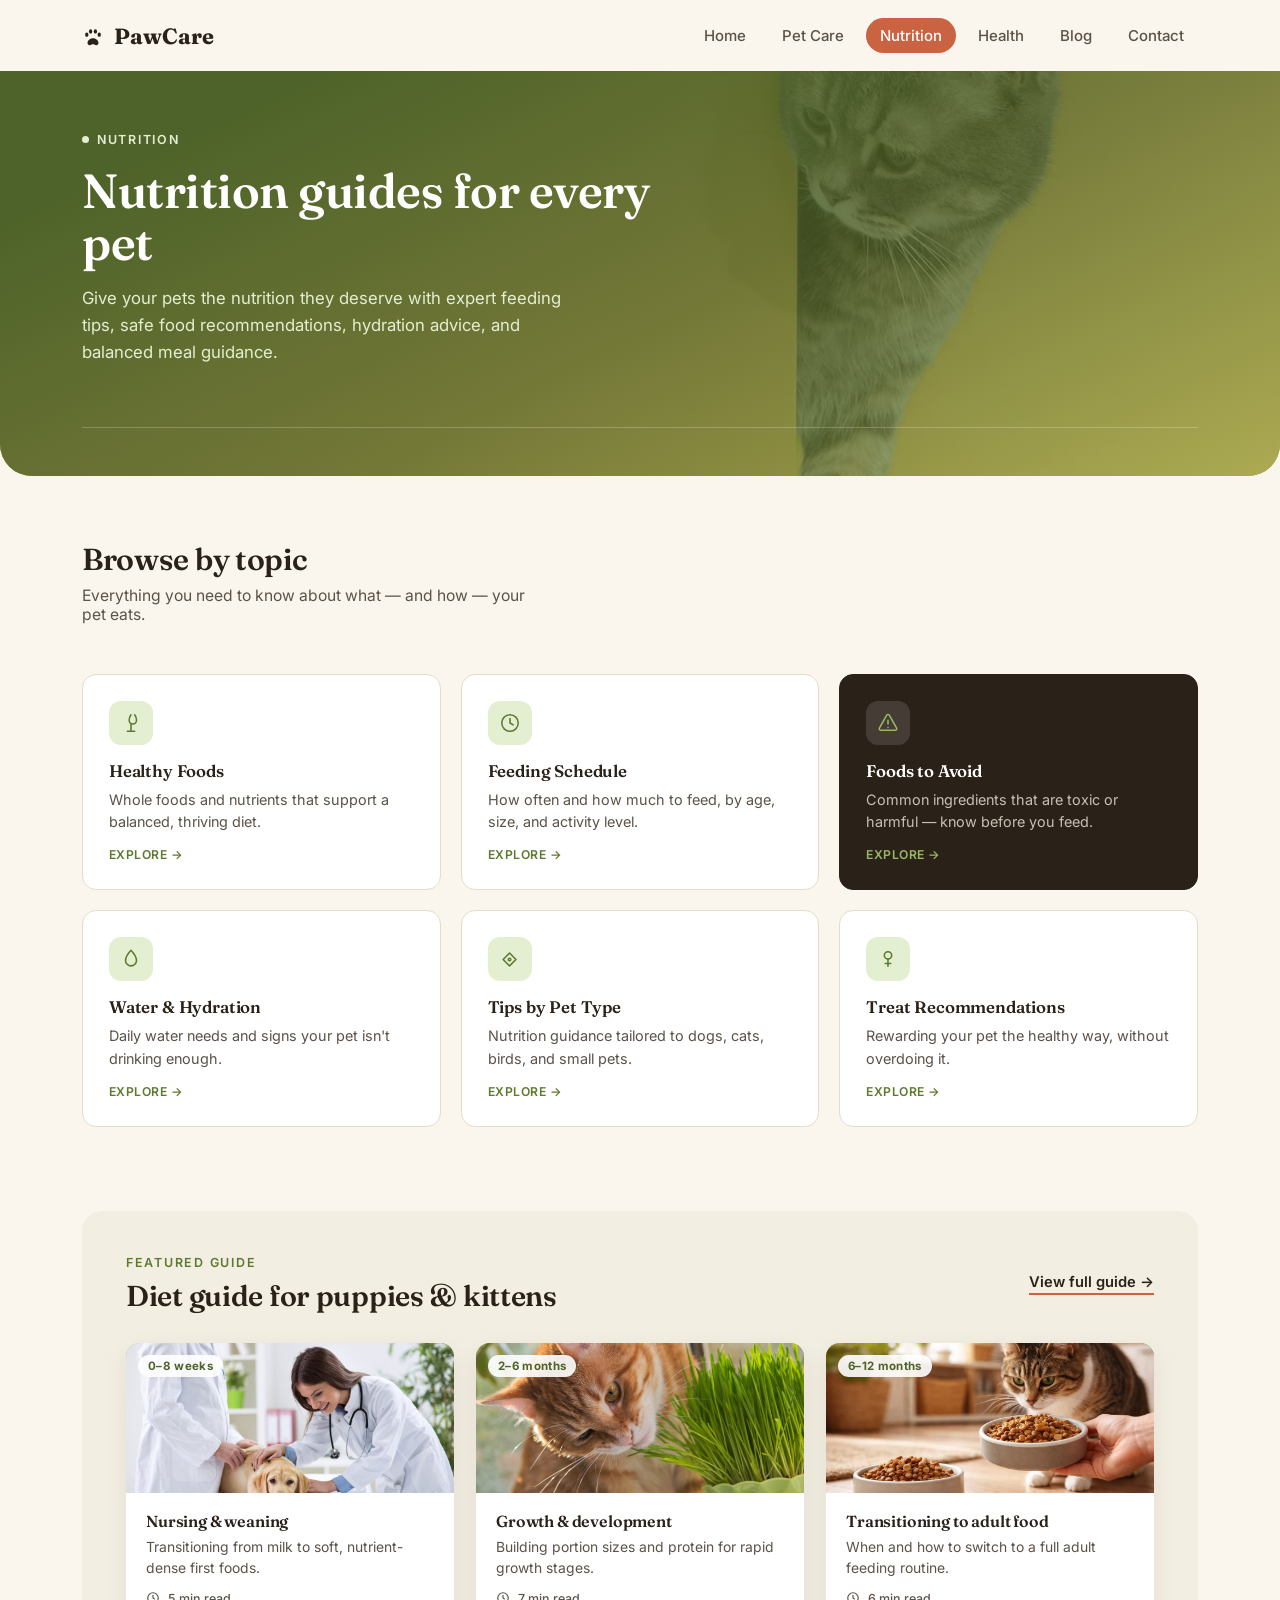
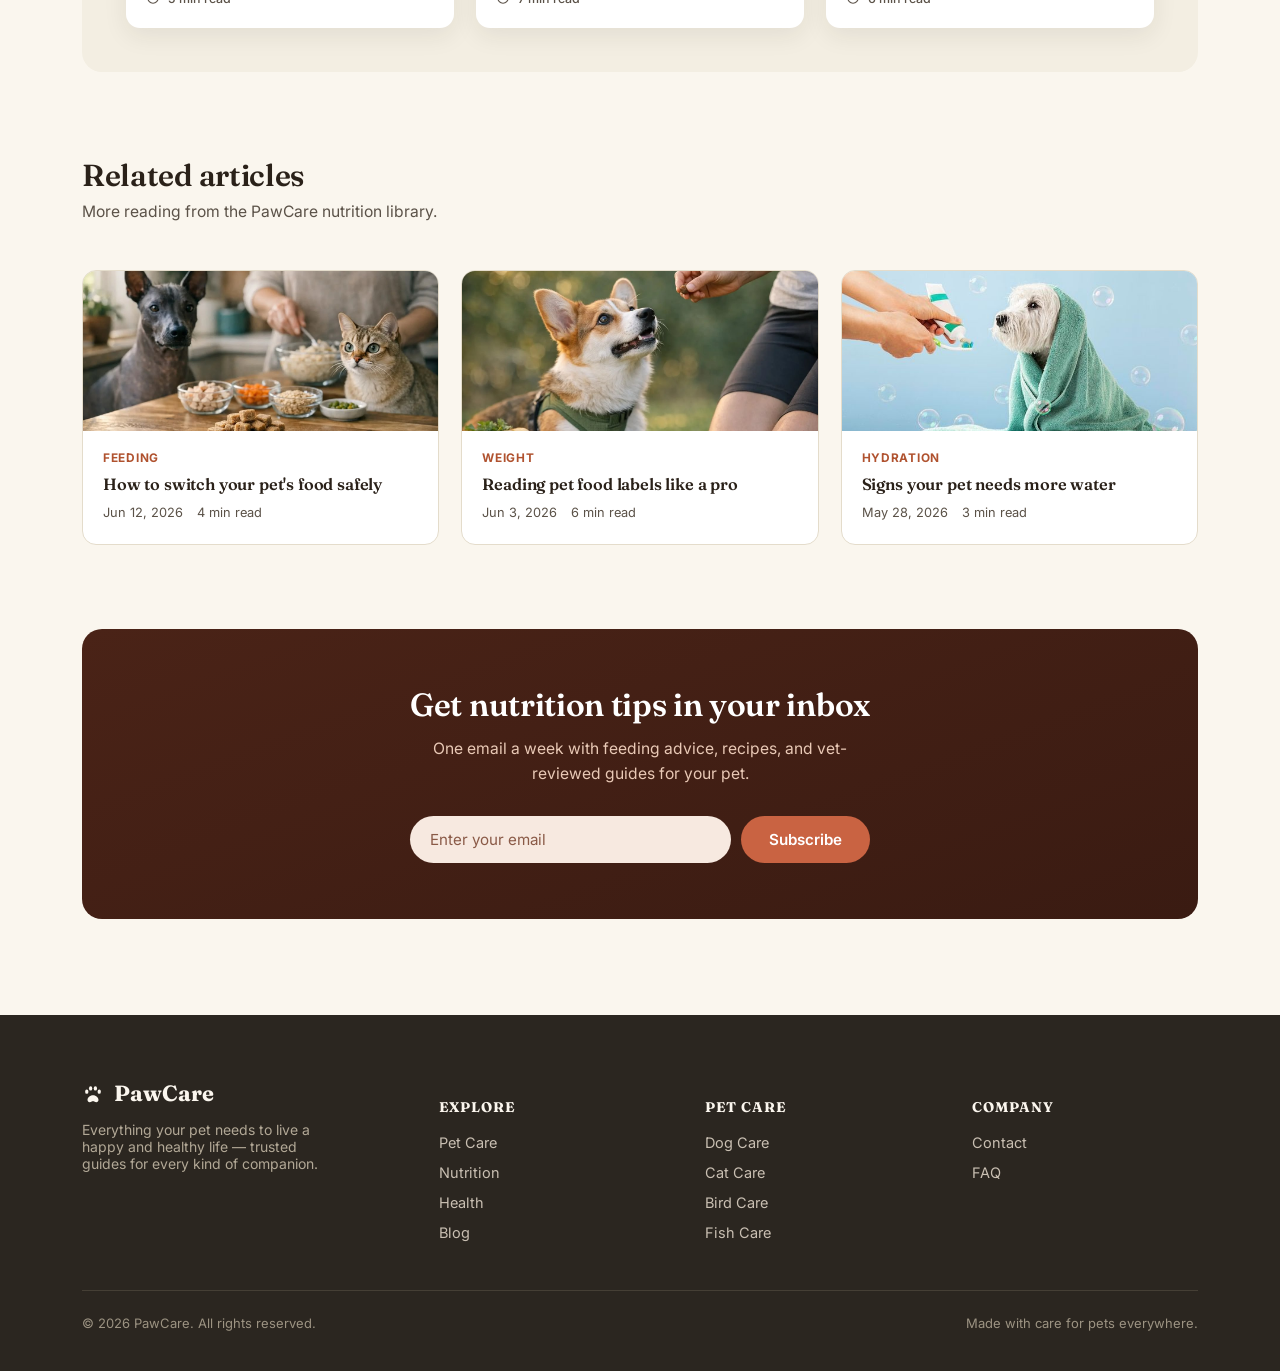
<file: nutrition.html>
<!DOCTYPE html>
<html lang="en">
<head>
    <meta charset="UTF-8">
    <meta name="viewport" content="width=device-width, initial-scale=1.0">
    <title>Nutrition — PawCare</title>
    <link rel="stylesheet" href="asstes/nutrition.css">
</head>
<body>
    
    <header class="site-header">
      <div class="wrap nav-wrap">
        <a href="index.html" class="logo">
          <svg class="paw-icon" viewBox="0 0 24 24" fill="currentColor"><path d="M12 14.5c-2.5 0-6 2-6 5.2 0 1.4 1 2.3 2.3 2.3.9 0 1.6-.4 2.4-.8.6-.3 1.2-.6 1.3-.6.1 0 .7.3 1.3.6.8.4 1.5.8 2.4.8 1.3 0 2.3-.9 2.3-2.3 0-3.2-3.5-5.2-6-5.2z"/><ellipse cx="5.2" cy="10.5" rx="1.8" ry="2.4"/><ellipse cx="9.4" cy="7" rx="1.8" ry="2.4"/><ellipse cx="14.6" cy="7" rx="1.8" ry="2.4"/><ellipse cx="18.8" cy="10.5" rx="1.8" ry="2.4"/></svg>
          PawCare
        </a>
    
        <input type="checkbox" id="nav-toggle-check" class="nav-toggle-check">
    
        <ul class="nav-links">
          <li><a href="index.html">Home</a></li>
          <li><a href="pet-care.html">Pet Care</a></li>
          <li><a href="nutrition.html" class="active">Nutrition</a></li>
          <li><a href="health.html">Health</a></li>
          <li><a href="blog.html">Blog</a></li>
          <li><a href="contact.html">Contact</a></li>
        </ul>
    
        <label for="nav-toggle-check" class="nav-toggle" aria-label="Toggle navigation">
          <svg viewBox="0 0 24 24" fill="none" stroke="currentColor" stroke-width="2" stroke-linecap="round"><line x1="3" y1="6" x2="21" y2="6"/><line x1="3" y1="12" x2="21" y2="12"/><line x1="3" y1="18" x2="21" y2="18"/></svg>
        </label>
      </div>
    </header>

  <!-- ============ HERO ============ -->
  <section class="hero">
    <div class="hero-bg">
      <img src="images/Nutrition-guides.jpg" alt="">
    </div>
  
    <div class="hero-inner">
      <div class="hero-top">
        <div class="hero-copy">
          <span class="eyebrow">Nutrition</span>
          <h1>Nutrition guides for every pet</h1>
          <p>Give your pets the nutrition they deserve with expert feeding tips, safe food recommendations, hydration advice, and balanced meal guidance.</p>
        </div>
      </div>
  
      <div class="stat-strip">
        <!-- unchanged -->
      </div>
    </div>
  </section>

  <!-- ============ TOPIC CARDS ============ -->
  <section class="section" id="topics">
    <div class="section-head">
      <div>
        <h2>Browse by topic</h2>
        <p>Everything you need to know about what — and how — your pet eats.</p>
      </div>
    </div>

    <div class="topic-grid">
      <div class="topic-card">
        <div class="t-icon">
          <svg viewBox="0 0 24 24" fill="none" stroke="currentColor" stroke-width="1.7" stroke-linecap="round" stroke-linejoin="round"><path d="M12 3c-1.5 2-2 4-2 6a4 4 0 0 0 8 0c0-2-.5-4-2-6"/><path d="M12 13v8M8 21h8"/></svg>
        </div>
        <h3>Healthy Foods</h3>
        <p>Whole foods and nutrients that support a balanced, thriving diet.</p>
        <span class="tag">Explore →</span>
      </div>

      <div class="topic-card">
        <div class="t-icon">
          <svg viewBox="0 0 24 24" fill="none" stroke="currentColor" stroke-width="1.7" stroke-linecap="round" stroke-linejoin="round"><circle cx="12" cy="12" r="9"/><path d="M12 7v5l3.5 2"/></svg>
        </div>
        <h3>Feeding Schedule</h3>
        <p>How often and how much to feed, by age, size, and activity level.</p>
        <span class="tag">Explore →</span>
      </div>

      <div class="topic-card active">
        <div class="t-icon">
          <svg viewBox="0 0 24 24" fill="none" stroke="currentColor" stroke-width="1.7" stroke-linecap="round" stroke-linejoin="round"><path d="M12 9v4M12 17h.01"/><path d="M10.3 3.9L2.6 17.5A1.8 1.8 0 0 0 4.2 20h15.6a1.8 1.8 0 0 0 1.6-2.5L13.7 3.9a1.8 1.8 0 0 0-3.4 0z"/></svg>
        </div>
        <h3>Foods to Avoid</h3>
        <p>Common ingredients that are toxic or harmful — know before you feed.</p>
        <span class="tag">Explore →</span>
      </div>

      <div class="topic-card">
        <div class="t-icon">
          <svg viewBox="0 0 24 24" fill="none" stroke="currentColor" stroke-width="1.7" stroke-linecap="round" stroke-linejoin="round"><path d="M12 2.5s6 6.5 6 11a6 6 0 0 1-12 0c0-4.5 6-11 6-11z"/></svg>
        </div>
        <h3>Water &amp; Hydration</h3>
        <p>Daily water needs and signs your pet isn't drinking enough.</p>
        <span class="tag">Explore →</span>
      </div>

      <div class="topic-card">
        <div class="t-icon">
          <svg viewBox="0 0 24 24" fill="none" stroke="currentColor" stroke-width="1.7" stroke-linecap="round" stroke-linejoin="round"><path d="M4.5 12.5l7-7 7 7-7 7z"/><circle cx="11.5" cy="12.5" r="1.4"/></svg>
        </div>
        <h3>Tips by Pet Type</h3>
        <p>Nutrition guidance tailored to dogs, cats, birds, and small pets.</p>
        <span class="tag">Explore →</span>
      </div>

      <div class="topic-card">
        <div class="t-icon">
          <svg viewBox="0 0 24 24" fill="none" stroke="currentColor" stroke-width="1.7" stroke-linecap="round" stroke-linejoin="round"><circle cx="12" cy="8" r="4"/><path d="M12 12v8M9 17h6"/></svg>
        </div>
        <h3>Treat Recommendations</h3>
        <p>Rewarding your pet the healthy way, without overdoing it.</p>
        <span class="tag">Explore →</span>
      </div>
    </div>
  </section>

  <!-- ============ FEATURED GUIDE ============ -->
  <section class="section" id="featured">
    <div class="featured-wrap">
      <div class="featured-head">
        <div>
          <span class="label">Featured Guide</span>
          <h2>Diet guide for puppies &amp; kittens</h2>
        </div>
        <a href="#" class="view-link">View full guide →</a>
      </div>

      <div class="stage-grid">
        <div class="stage-card">
          <div class="stage-media">
            <img src="images/nursing-pet.jpg" alt="">
            <span class="stage-badge">0–8 weeks</span>
          </div>
          <div class="stage-body">
            <h3>Nursing &amp; weaning</h3>
            <p>Transitioning from milk to soft, nutrient-dense first foods.</p>
            <div class="stage-meta">
              <svg viewBox="0 0 24 24" fill="none" stroke="currentColor" stroke-width="2"><circle cx="12" cy="12" r="9"/><path d="M12 7v5l3 2"/></svg>
              5 min read
            </div>
          </div>
        </div>

        <div class="stage-card">
          <div class="stage-media">
            <img src="images/pet-grow.jpg" alt="">
            <span class="stage-badge">2–6 months</span>
          </div>
          <div class="stage-body">
            <h3>Growth &amp; development</h3>
            <p>Building portion sizes and protein for rapid growth stages.</p>
            <div class="stage-meta">
              <svg viewBox="0 0 24 24" fill="none" stroke="currentColor" stroke-width="2"><circle cx="12" cy="12" r="9"/><path d="M12 7v5l3 2"/></svg>
              7 min read
            </div>
          </div>
        </div>

        <div class="stage-card">
          <div class="stage-media">
            <img src="images/pet-food.jpg" alt="">
            <span class="stage-badge">6–12 months</span>
          </div>
          <div class="stage-body">
            <h3>Transitioning to adult food</h3>
            <p>When and how to switch to a full adult feeding routine.</p>
            <div class="stage-meta">
              <svg viewBox="0 0 24 24" fill="none" stroke="currentColor" stroke-width="2"><circle cx="12" cy="12" r="9"/><path d="M12 7v5l3 2"/></svg>
              6 min read
            </div>
          </div>
        </div>
      </div>
    </div>
  </section>

  <!-- ============ RELATED ARTICLES ============ -->
  <section class="section" id="related">
    <div class="section-head">
      <div>
        <h2>Related articles</h2>
        <p>More reading from the PawCare nutrition library.</p>
      </div>
    </div>

    <div class="article-grid">
      <div class="article-card">
        <div class="article-media">
          <img src="images/019ddd66f107c96dbeddc67e88962f1a.jpg" alt="">
        </div>
        <div class="article-body">
          <span class="cat">Feeding</span>
          <h3>How to switch your pet's food safely</h3>
          <div class="article-meta">
            <span>Jun 12, 2026</span>
            <span>4 min read</span>
          </div>
        </div>
      </div>

      <div class="article-card">
        <div class="article-media">
          <img src="images/47ca682d721f3057f8340860c18c36d9.jpg" alt="">
        </div>
        <div class="article-body">
          <span class="cat">Weight</span>
          <h3>Reading pet food labels like a pro</h3>
          <div class="article-meta">
            <span>Jun 3, 2026</span>
            <span>6 min read</span>
          </div>
        </div>
      </div>

      <div class="article-card">
        <div class="article-media">
          <img src="images/pet-shower.jpg" alt="">
        </div>
        <div class="article-body">
          <span class="cat">Hydration</span>
          <h3>Signs your pet needs more water</h3>
          <div class="article-meta">
            <span>May 28, 2026</span>
            <span>3 min read</span>
          </div>
        </div>
      </div>
    </div>
  </section>

  <!-- ============ NEWSLETTER ============ -->
  <section class="section" id="newsletter" style="padding-bottom:96px;">
    <div class="newsletter">
      <h2>Get nutrition tips in your inbox</h2>
      <p>One email a week with feeding advice, recipes, and vet-reviewed guides for your pet.</p>
      <form class="newsletter-form">
        <input type="email" placeholder="Enter your email" required>
        <button type="submit">Subscribe</button>
      </form>
    </div>
  </section>

<!-- ============ FOOTER (shared with Home, Pet Care, Health, Blog, Contact) ============ -->
<footer class="site-footer">
  <div class="wrap">
    <div class="footer-grid">
      <div>
        <a href="index.html" class="logo">
          <svg class="paw-icon" viewBox="0 0 24 24" fill="currentColor"><path d="M12 14.5c-2.5 0-6 2-6 5.2 0 1.4 1 2.3 2.3 2.3.9 0 1.6-.4 2.4-.8.6-.3 1.2-.6 1.3-.6.1 0 .7.3 1.3.6.8.4 1.5.8 2.4.8 1.3 0 2.3-.9 2.3-2.3 0-3.2-3.5-5.2-6-5.2z"/><ellipse cx="5.2" cy="10.5" rx="1.8" ry="2.4"/><ellipse cx="9.4" cy="7" rx="1.8" ry="2.4"/><ellipse cx="14.6" cy="7" rx="1.8" ry="2.4"/><ellipse cx="18.8" cy="10.5" rx="1.8" ry="2.4"/></svg>
          PawCare
        </a>
        <p>Everything your pet needs to live a happy and healthy life — trusted guides for every kind of companion.</p>
      </div>
      <div class="footer-col">
        <h4>Explore</h4>
        <ul>
          <li><a href="pet-care.html">Pet Care</a></li>
          <li><a href="nutrition.html">Nutrition</a></li>
          <li><a href="health.html">Health</a></li>
          <li><a href="blog.html">Blog</a></li>
        </ul>
      </div>
      <div class="footer-col">
        <h4>Pet Care</h4>
        <ul>
          <li><a href="pet-care.html#dog">Dog Care</a></li>
          <li><a href="pet-care.html#cat">Cat Care</a></li>
          <li><a href="pet-care.html#bird">Bird Care</a></li>
          <li><a href="pet-care.html#fish">Fish Care</a></li>
        </ul>
      </div>
      <div class="footer-col">
        <h4>Company</h4>
        <ul>
          <li><a href="contact.html">Contact</a></li>
          <li><a href="contact.html#faq">FAQ</a></li>
        </ul>
      </div>
    </div>
    <div class="footer-bottom">
      <span>© 2026 PawCare. All rights reserved.</span>
      <span>Made with care for pets everywhere.</span>
    </div>
  </div>
</footer>
</body>
</html>
</file>
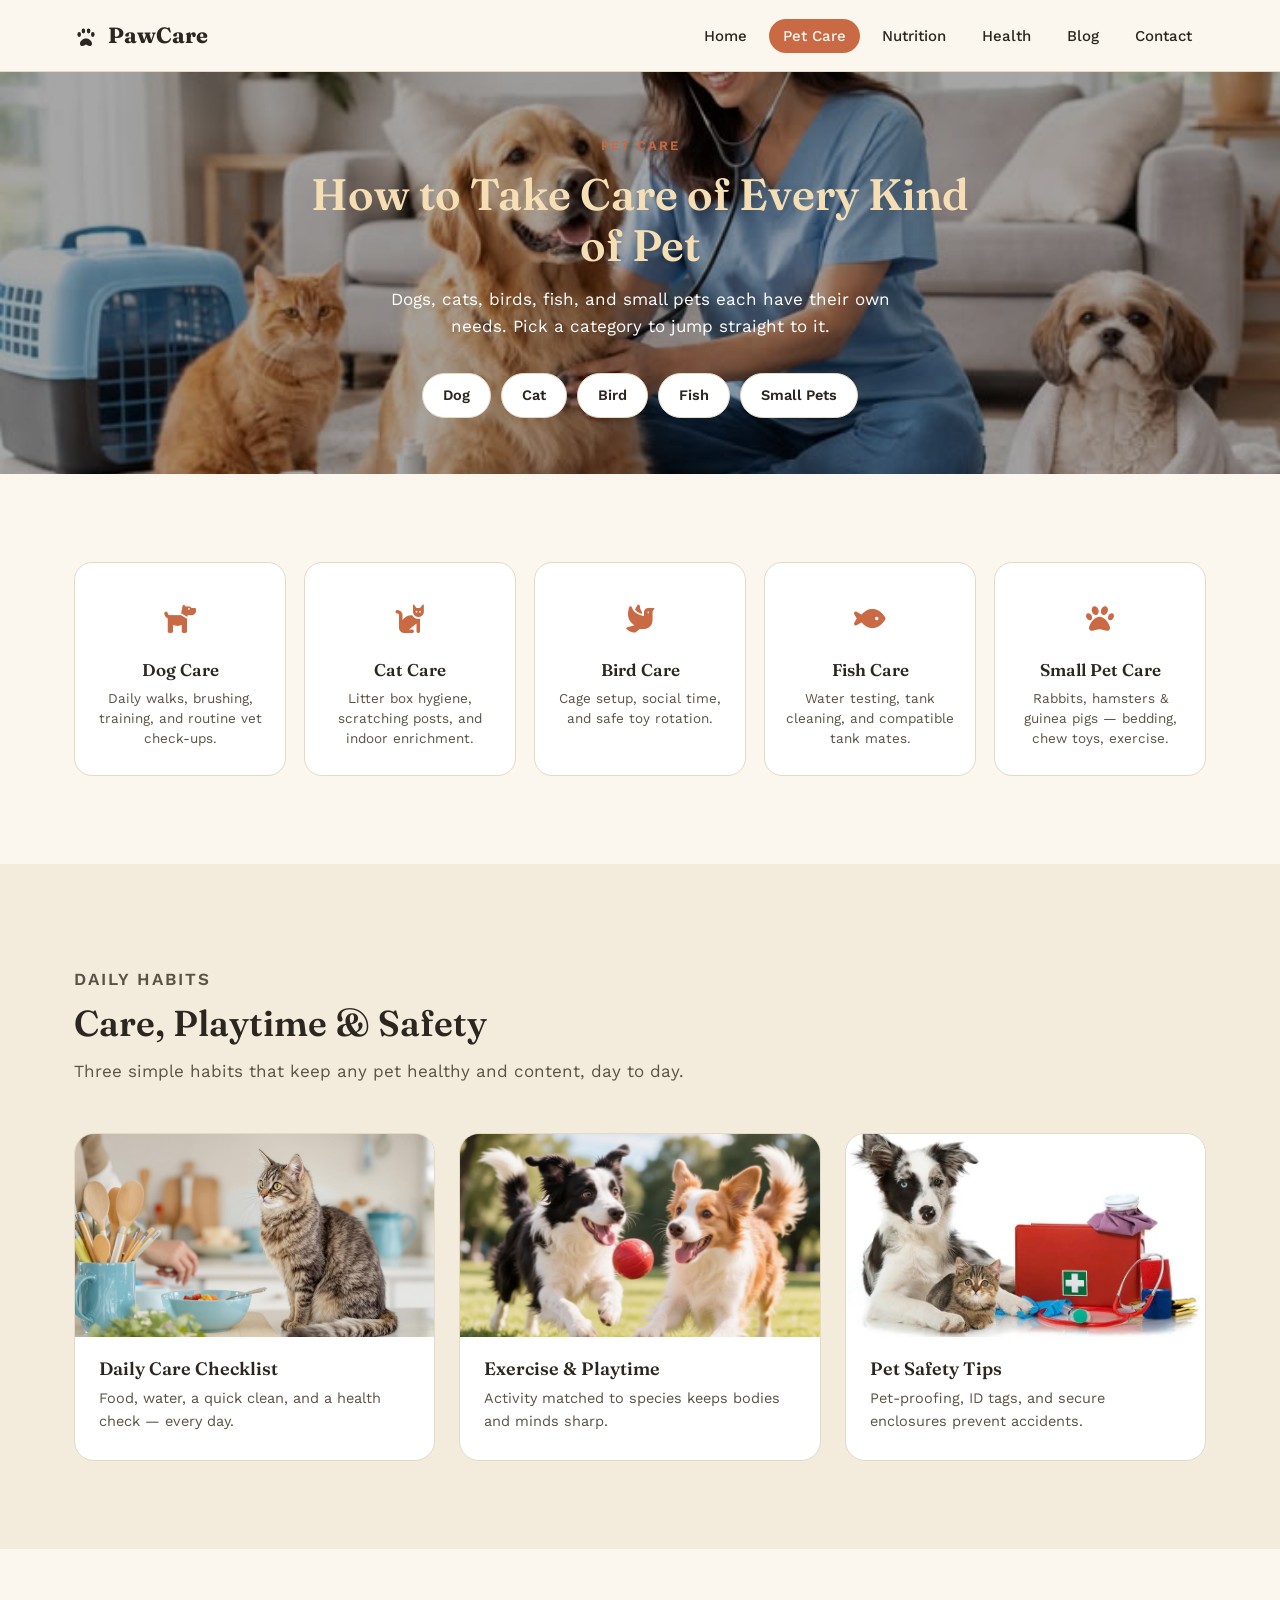
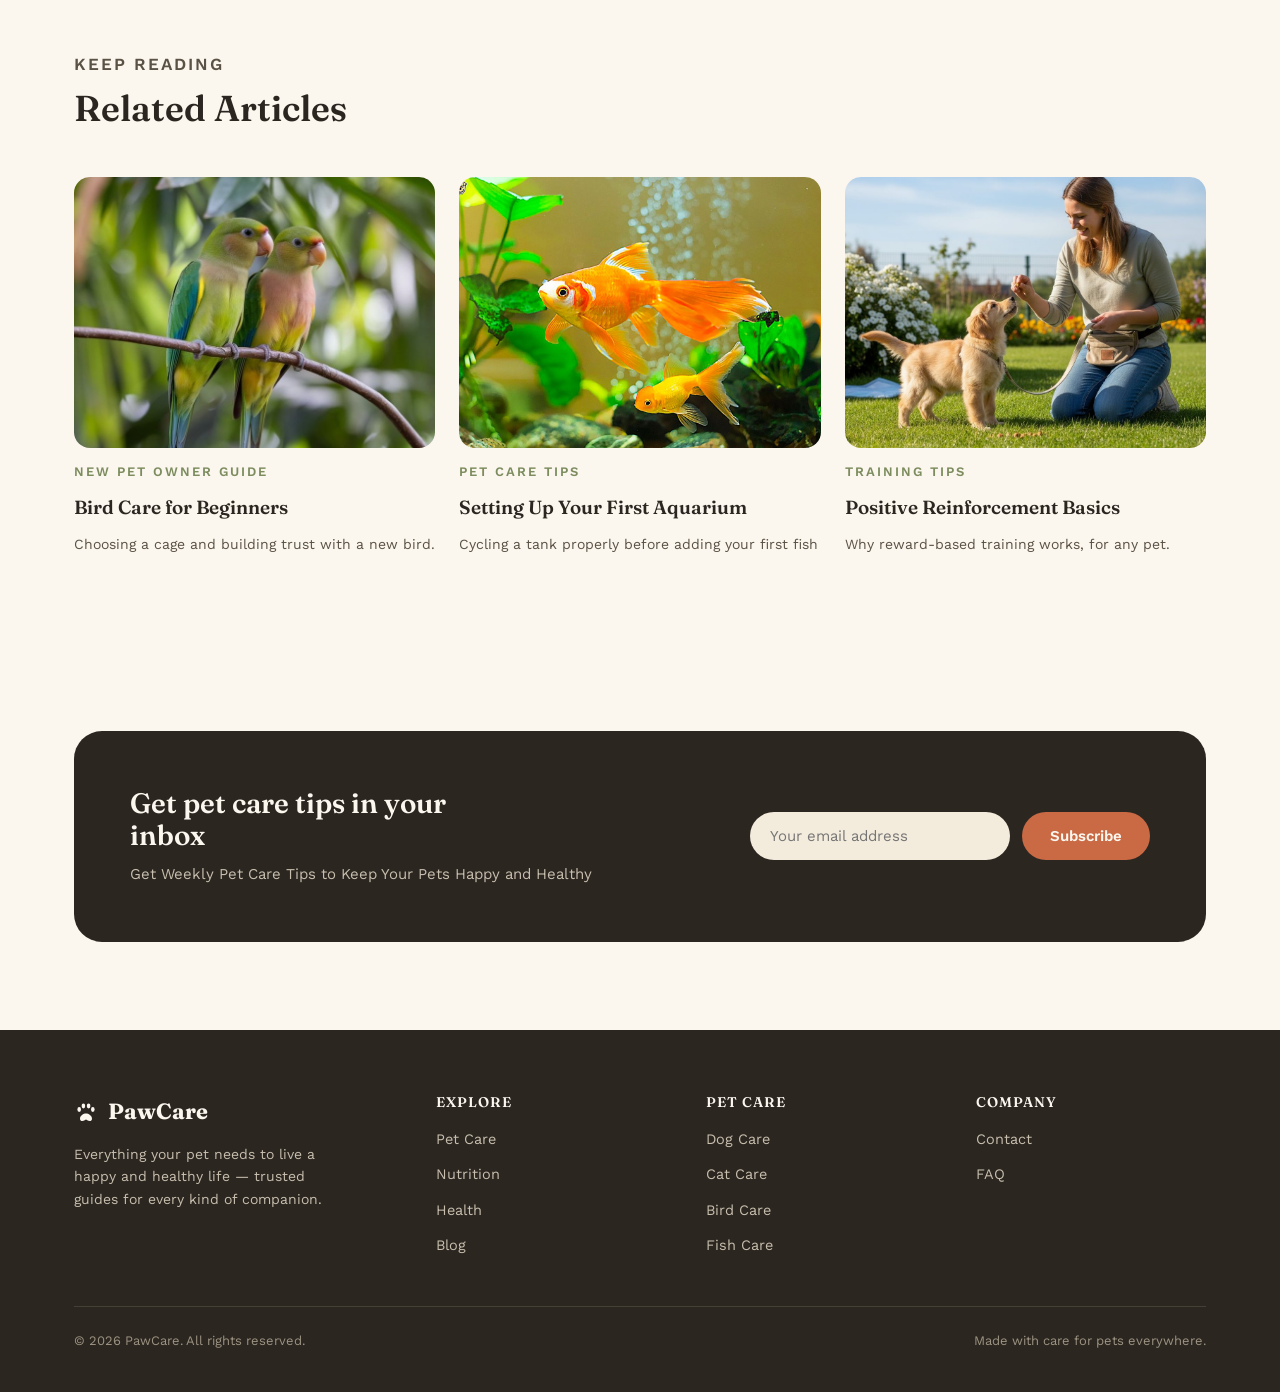
<file: pet-care.html>
<!DOCTYPE html>
<html lang="en">
<head>
<meta charset="UTF-8">
<meta name="viewport" content="width=device-width, initial-scale=1.0">
<title>Pet Care — PawCare</title>
<link rel="stylesheet" href="https://cdnjs.cloudflare.com/ajax/libs/font-awesome/6.5.1/css/all.min.css">
<link rel="stylesheet" href="asstes/pet-care.css">
</head>
<body>

<header class="site-header">
  <div class="wrap nav-wrap">
    <a href="index.html" class="logo">
      <svg class="paw-icon" viewBox="0 0 24 24" fill="currentColor"><path d="M12 14.5c-2.5 0-6 2-6 5.2 0 1.4 1 2.3 2.3 2.3.9 0 1.6-.4 2.4-.8.6-.3 1.2-.6 1.3-.6.1 0 .7.3 1.3.6.8.4 1.5.8 2.4.8 1.3 0 2.3-.9 2.3-2.3 0-3.2-3.5-5.2-6-5.2z"/><ellipse cx="5.2" cy="10.5" rx="1.8" ry="2.4"/><ellipse cx="9.4" cy="7" rx="1.8" ry="2.4"/><ellipse cx="14.6" cy="7" rx="1.8" ry="2.4"/><ellipse cx="18.8" cy="10.5" rx="1.8" ry="2.4"/></svg>
      PawCare
    </a>

    <input type="checkbox" id="nav-toggle-check" class="nav-toggle-check">

    <ul class="nav-links">
      <li><a href="index.html">Home</a></li>
      <li><a href="pet-care.html" class="active">Pet Care</a></li>
      <li><a href="nutrition.html">Nutrition</a></li>
      <li><a href="health.html">Health</a></li>
      <li><a href="blog.html">Blog</a></li>
      <li><a href="contact.html">Contact</a></li>
    </ul>

    <label for="nav-toggle-check" class="nav-toggle" aria-label="Toggle navigation">
      <svg viewBox="0 0 24 24" fill="none" stroke="currentColor" stroke-width="2" stroke-linecap="round"><line x1="3" y1="6" x2="21" y2="6"/><line x1="3" y1="12" x2="21" y2="12"/><line x1="3" y1="18" x2="21" y2="18"/></svg>
    </label>
  </div>
</header>

<main>
  <section class="pagehead-hero">

    <img src="images/take-care-oet.jpg" alt="" class="hero-bg">

    <div class="wrap">
        <p class="eyebrow">Pet Care</p>
        <h1>How to Take Care of Every Kind of Pet</h1>
        <p>Dogs, cats, birds, fish, and small pets each have their own needs.
            Pick a category to jump straight to it.</p>

        <div class="pill-nav-row">
            <a href="#dog" class="pill-nav">Dog</a>
            <a href="#cat" class="pill-nav">Cat</a>
            <a href="#bird" class="pill-nav">Bird</a>
            <a href="#fish" class="pill-nav">Fish</a>
            <a href="#small" class="pill-nav">Small Pets</a>
        </div>
    </div>

</section>

  <!-- Category Grid -->
  <section>
    <div class="wrap">
      <div class="cat-grid">
        <div class="cat-card" id="dog">
          <span class="cat-thumb">
            <i class="fa-solid fa-dog"></i>
          </span>
          <h3>Dog Care</h3>
          <p>Daily walks, brushing, training, and routine vet check-ups.</p>
        </div>

        <div class="cat-card" id="cat">
          <span class="cat-thumb">
            <i class="fa-solid fa-cat"></i>
          </span>
          <h3>Cat Care</h3>
          <p>Litter box hygiene, scratching posts, and indoor enrichment.</p>
        </div>

        <div class="cat-card" id="bird">
          <span class="cat-thumb">
            <i class="fa-solid fa-dove"></i>
          </span>
          <h3>Bird Care</h3>
          <p>Cage setup, social time, and safe toy rotation.</p>
        </div>

        <div class="cat-card" id="fish">
          <span class="cat-thumb">
            <i class="fa-solid fa-fish"></i>
          </span>
          <h3>Fish Care</h3>
          <p>Water testing, tank cleaning, and compatible tank mates.</p>
        </div>

        <div class="cat-card" id="small">
          <span class="cat-thumb">
            <i class="fa-solid fa-paw"></i>
          </span>
          <h3>Small Pet Care</h3>
          <p>Rabbits, hamsters &amp; guinea pigs — bedding, chew toys, exercise.</p>
        </div>
      </div>
    </div>
  </section>

  <!-- Feature Cards -->
  <section style="background-color:#F3ECDD;">
    <div class="wrap">
      <div class="section-head">
        <p class="eyebrow">Daily habits</p>
        <h2>Care, Playtime &amp; Safety</h2>
        <p>Three simple habits that keep any pet healthy and content, day to day.</p>
      </div>
      <div class="feature-card-grid">
        <div class="feature-card-v2">
          <div class="fc-image">
            <img src="images/4bb9bd0e429524044adc7dff9fa36747.jpg" alt="">
          </div>
          <div class="fc-body">
            <h3>Daily Care Checklist</h3>
            <p>Food, water, a quick clean, and a health check — every day.</p>
          </div>
        </div>

        <div class="feature-card-v2">
          <div class="fc-image">
            <img src="images/pet-exercise.jpg" alt="">
          </div>
          <div class="fc-body">
            <h3>Exercise &amp; Playtime</h3>
            <p>Activity matched to species keeps bodies and minds sharp.</p>
          </div>
        </div>

        <div class="feature-card-v2">
          <div class="fc-image">
            <img src="images/pet-tip.jpg" alt="">
          </div>
          <div class="fc-body">
            <h3>Pet Safety Tips</h3>
            <p>Pet-proofing, ID tags, and secure enclosures prevent accidents.</p>
          </div>
        </div>

      </div>
    </div>
  </section>

  <!-- Related Articles -->
  <section>
    <div class="wrap">
      <div class="section-head">
        <p class="eyebrow">Keep reading</p>
        <h2>Related Articles</h2>
      </div>
      <div class="article-grid">
        <a href="blog.html" class="article-card">
          <div class="article-thumb">
            <img src="images/bird.jpg" alt="">
          </div>
          <span class="eyebrow">New Pet Owner Guide</span>
          <h3>Bird Care for Beginners</h3>
          <p>Choosing a cage and building trust with a new bird.</p>
        </a>

        <a href="blog.html" class="article-card">
          <div class="article-thumb">
            <img src="images/fish.jpg" alt="">
          </div>
          <span class="eyebrow">Pet Care Tips</span>
          <h3>Setting Up Your First Aquarium</h3>
          <p>Cycling a tank properly before adding your first fish</p>
        </a>

        <a href="blog.html" class="article-card">
          <div class="article-thumb">
            <img src="images/d1096ff686fef387472b42f178780c65.jpg" alt="">
          </div>
          <span class="eyebrow">Training Tips</span>
          <h3>Positive Reinforcement Basics</h3>
          <p>Why reward-based training works, for any pet.</p>
        </a>

      </div>
    </div>
  </section>

  <!-- Newsletter -->
  <section>
    <div class="wrap">
      <div class="newsletter">
        <div>
          <h2>Get pet care tips in your inbox</h2>
          <p>Get Weekly Pet Care Tips to Keep Your Pets Happy and Healthy</p>
        </div>
        <form class="newsletter-form">
          <input type="email" placeholder="Your email address" aria-label="Email address" required>
          <button type="submit" class="btn btn-primary">Subscribe</button>
        </form>
      </div>
    </div>
  </section>

</main>

<footer class="site-footer">
  <div class="wrap">
    <div class="footer-grid">
      <div>
        <a href="index.html" class="logo">
          <svg class="paw-icon" viewBox="0 0 24 24" fill="currentColor"><path d="M12 14.5c-2.5 0-6 2-6 5.2 0 1.4 1 2.3 2.3 2.3.9 0 1.6-.4 2.4-.8.6-.3 1.2-.6 1.3-.6.1 0 .7.3 1.3.6.8.4 1.5.8 2.4.8 1.3 0 2.3-.9 2.3-2.3 0-3.2-3.5-5.2-6-5.2z"/><ellipse cx="5.2" cy="10.5" rx="1.8" ry="2.4"/><ellipse cx="9.4" cy="7" rx="1.8" ry="2.4"/><ellipse cx="14.6" cy="7" rx="1.8" ry="2.4"/><ellipse cx="18.8" cy="10.5" rx="1.8" ry="2.4"/></svg>
          PawCare
        </a>
        <p>Everything your pet needs to live a happy and healthy life — trusted guides for every kind of companion.</p>
      </div>
      <div class="footer-col">
        <h4>Explore</h4>
        <ul>
          <li><a href="pet-care.html">Pet Care</a></li>
          <li><a href="nutrition.html">Nutrition</a></li>
          <li><a href="health.html">Health</a></li>
          <li><a href="blog.html">Blog</a></li>
        </ul>
      </div>
      <div class="footer-col">
        <h4>Pet Care</h4>
        <ul>
          <li><a href="pet-care.html#dog">Dog Care</a></li>
          <li><a href="pet-care.html#cat">Cat Care</a></li>
          <li><a href="pet-care.html#bird">Bird Care</a></li>
          <li><a href="pet-care.html#fish">Fish Care</a></li>
        </ul>
      </div>
      <div class="footer-col">
        <h4>Company</h4>
        <ul>
          <li><a href="contact.html">Contact</a></li>
          <li><a href="contact.html#faq">FAQ</a></li>
        </ul>
      </div>
    </div>
    <div class="footer-bottom">
      <span>© 2026 PawCare. All rights reserved.</span>
      <span>Made with care for pets everywhere.</span>
    </div>
  </div>
</footer>

</body>
</html>
</file>
<file: asstes/style.css>
@import url('https://fonts.googleapis.com/css2?family=Fraunces:ital,opsz,wght@0,9..144,400;0,9..144,500;0,9..144,600;0,9..144,700;1,9..144,500&family=Work+Sans:wght@400;500;600;700&display=swap');

*{
    box-sizing: border-box;
     margin: 0;
     padding: 0;
   }

   html {
     scroll-behavior: smooth;
   }

   body {
     background-color: #FBF6EE;
     color: #2B2620;
     font-family: 'Work Sans', sans-serif;
     font-size: 16px;
     line-height: 1.6;
   }

   a {
     color: inherit;
     text-decoration: none;
   }

   img {
     max-width: 100%;
     display: block;
   }

   h1, h2, h3, h4 {
     font-family: 'Fraunces', serif;
     font-weight: 600;
     line-height: 1.15;
     color: #2B2620;
   }

   .eyebrow {
     font-family: 'Work Sans', sans-serif;
     font-size: 13px;
     font-weight: 600;
     letter-spacing: 2px;
     text-transform: uppercase;
     color: #C96A45;
   }

   /* -------- paw trail signature motif -------- */
   .paw-icon {
     width: 18px;
     height: 18px;
     flex-shrink: 0;
   }

   .paw-divider {
     display: flex;
     align-items: center;
     gap: 10px;
     margin-top: 18px;
     margin-bottom: 18px;
   }

   .paw-divider .paw-icon {
     opacity: 0.55;
   }

   /* -------- header / nav -------- */
   .site-header {
     position: sticky;
     top: 0;
     z-index: 50;
     background-color: rgba(251, 246, 238, 0.92);
     backdrop-filter: blur(6px);
     border-bottom: 1px solid #E4D9C4;
   }

   .nav-wrap {
     max-width: 1180px;
     margin-left: auto;
     margin-right: auto;
     padding-top: 18px;
     padding-bottom: 18px;
     padding-left: 24px;
     padding-right: 24px;
     display: flex;
     align-items: center;
     justify-content: space-between;
     position: relative; /* anchors the mobile dropdown below */
   }

   .logo {
     display: flex;
     align-items: center;
     gap: 10px;
     font-family: 'Fraunces', serif;
     font-weight: 700;
     font-size: 22px;
     color: #2B2620;
   }

   .logo .paw-icon {
     width: 24px;
     height: 24px;
   }

   .nav-links {
     display: flex;
     align-items: center;
     gap: 8px;
     list-style: none;
   }

   .nav-links a {
     font-size: 15px;
     font-weight: 500;
     padding-top: 8px;
     padding-bottom: 8px;
     padding-left: 14px;
     padding-right: 14px;
     border-radius: 999px;
     transition: background-color 0.2s ease, color 0.2s ease;
   }

   .nav-links a:hover {
     background-color: #F3ECDD;
   }

   .nav-links a.active {
     background-color: #C96A45;
     color: #FBF6EE;
   }

   /* the hamburger is now a <label>, not a <button> — no JS needed */
   .nav-toggle {
     display: none;
     cursor: pointer;
     padding: 6px;
   }

   .nav-toggle svg {
     width: 26px;
     height: 26px;
   }

   /* the checkbox itself is never visible — it just holds open/closed state */
   .nav-toggle-check {
     display: none;
   }

   /* -------- buttons -------- */
   .btn {
     display: inline-flex;
     align-items: center;
     gap: 8px;
     font-family: 'Work Sans', sans-serif;
     font-weight: 600;
     font-size: 15px;
     padding-top: 13px;
     padding-bottom: 13px;
     padding-left: 26px;
     padding-right: 26px;
     border-radius: 999px;
     border: 2px solid transparent;
     cursor: pointer;
     transition: transform 0.15s ease, background-color 0.2s ease, color 0.2s ease, border-color 0.2s ease;
   }

   .btn:hover {
     transform: translateY(-2px);
   }

   .btn:focus-visible {
     outline: 3px solid #D9A441;
     outline-offset: 2px;
   }

   .btn-primary {
     background-color: #C96A45;
     color: #FBF6EE;
   }

   .btn-primary:hover {
     background-color: #B25936;
   }

   .btn-outline {
     background-color: transparent;
     border-color: #2B2620;
     color: #2B2620;
   }

   .btn-outline:hover {
     background-color: #2B2620;
     color: #FBF6EE;
   }

   /* -------- layout helpers -------- */
   .wrap {
     max-width: 1180px;
     margin-left: auto;
     margin-right: auto;
     padding-left: 24px;
     padding-right: 24px;
   }

   .wrap-narrow {
     max-width: 760px;
     margin-left: auto;
     margin-right: auto;
     padding-left: 24px;
     padding-right: 24px;
   }

   section {
     padding-top: 88px;
     padding-bottom: 88px;
   }

   .section-head {
     max-width: 620px;
     margin-bottom: 48px;
   }

   .section-head h2 {
     font-size: 36px;
     margin-top: 10px;
   }

   .section-head p {
     margin-top: 14px;
     color: #5A5245;
     font-size: 17px;
   }

   /* -------- hero -------- */
   .hero {
     padding-top: 72px;
     padding-bottom: 72px;
     position: relative;
     overflow: hidden;
   }

   .hero-grid {
     display: grid;
     grid-template-columns: 1.1fr 0.9fr;
     gap: 48px;
     align-items: center;
   }

   .hero h1 {
     font-size: 52px;
     margin-top: 16px;
     max-width: 560px;
   }

   .hero p {
     margin-top: 20px;
     font-size: 18px;
     color: #5A5245;
     max-width: 460px;
   }

   .hero-actions {
     display: flex;
     gap: 16px;
     margin-top: 32px;
   }

   .hero-art {
     position: relative;
     background-color: #F3ECDD;
     border-radius: 28px;
     aspect-ratio: 1 / 1;
     display: flex;
     align-items: center;
     justify-content: center;
     overflow: hidden;
   }

   .hero-art .paw-icon {
     position: absolute;
     opacity: 0.18;
   }

   /* -------- category / care cards -------- */
   .card-grid {
     display: grid;
     grid-template-columns: repeat(3, 1fr);
     gap: 24px;
   }

   .card {
     border-radius: 20px;
     padding-top: 32px;
     padding-bottom: 32px;
     padding-left: 28px;
     padding-right: 28px;
     transition: transform 0.2s ease, box-shadow 0.2s ease;
   }

   .card:hover {
     transform: translateY(-4px);
   }
   .card p {
     color: #5A5245;
     font-size: 15px;
   }
.feature-card-v2 {
   background-color: #fff;
   border-radius: 20px;
   overflow: hidden;
   border: 1px solid #E4D9C4;
}
.fc-image img {
 width: 100%;
 height: 100%;
 object-fit: cover;
 display: block;
}
.fc-body {
   padding: 22px 24px 26px;
}
.fc-body h3 {
   font-size: 18px;
   margin-bottom: 8px;
}
.fc-body p {
   font-size: 14.5px;
   color: #5A5245;
}

   /* -------- why choose us -------- */
   .feature-row {
     display: grid;
     grid-template-columns: repeat(3, 1fr);
     gap: 32px;
   }

   .feature-item {
     display: flex;
     flex-direction: column;
     gap: 12px;
   }

   .feature-item .num {
     font-family: 'Fraunces', serif;
     font-size: 15px;
     font-style: italic;
     color: #C96A45;
   }

   .feature-item h3 {
     font-size: 19px;
   }

   .feature-item p {
     color: #5A5245;
     font-size: 15px;
   }

   /* -------- articles -------- */
   .article-grid {
    display: grid;
    grid-template-columns: repeat(3, 1fr);
    gap: 24px;
  }
  
  .article-card {
    display: flex;
    flex-direction: column;
    gap: 14px;
  }
  
  .latest-image {
    width: 100%;
    aspect-ratio: 4 / 3;
    border-radius: 10px;
    overflow: hidden;
  }
  
  .latest-image img {
    width: 100%;
    height: 100%;
    display: block;
    object-fit: cover;
    border-radius: 10px;
  }
  
  .article-thumb {
    background-color: #EFE6D3;
    border-radius: 16px;
    aspect-ratio: 4 / 3;
    display: flex;
    align-items: center;
    justify-content: center;
    font-size: 40px;
  }
  
  .article-card .eyebrow {
    color: #7C8C5E;
  }
  
  .article-card h3 {
    font-size: 19px;
  }
  
  .article-card p {
    color: #5A5245;
    font-size: 14px;
  }

   /* -------- newsletter -------- */
   .newsletter {
     background-color: #2B2620;
     border-radius: 28px;
     padding-top: 56px;
     padding-bottom: 56px;
     padding-left: 56px;
     padding-right: 56px;
     display: flex;
     align-items: center;
     justify-content: space-between;
     gap: 32px;
   }

   .newsletter h2 {
     color: #FBF6EE;
     font-size: 28px;
     max-width: 380px;
   }

   .newsletter p {
     color: #C7BEAE;
     margin-top: 10px;
     font-size: 15px;
   }

   .newsletter-form {
     display: flex;
     gap: 12px;
     flex-shrink: 0;
   }

   .newsletter-form input {
     font-family: 'Work Sans', sans-serif;
     font-size: 15px;
     padding-top: 14px;
     padding-bottom: 14px;
     padding-left: 20px;
     padding-right: 20px;
     border-radius: 999px;
     border: none;
     width: 260px;
     background-color: #F3ECDD;
     color: #2B2620;
   }

   .newsletter-form input:focus-visible {
     outline: 3px solid #D9A441;
     outline-offset: 2px;
   }

   /* -------- inner page hero (non-home pages) -------- */
   .page-hero {
     padding-top: 64px;
     padding-bottom: 56px;
   }

   .page-hero h1 {
     font-size: 42px;
     margin-top: 12px;
     max-width: 640px;
   }

   .page-hero p {
     margin-top: 16px;
     font-size: 17px;
     color: #5A5245;
     max-width: 560px;
   }

   /* -------- pillar / animal care blocks -------- */
   .pillar-list {
     display: flex;
     flex-direction: column;
     gap: 0;
   }

   .pillar {
     display: grid;
     grid-template-columns: 90px 1fr;
     gap: 28px;
     padding-top: 40px;
     padding-bottom: 40px;
     border-top: 1px solid #E4D9C4;
   }

   .pillar:last-child {
     border-bottom: 1px solid #E4D9C4;
   }

   .pillar-icon {
     font-size: 40px;
   }

   .pillar h3 {
     font-size: 24px;
     margin-bottom: 10px;
   }

   .pillar p {
     color: #5A5245;
     font-size: 15px;
     max-width: 640px;
   }

   .pillar ul {
     margin-top: 14px;
     list-style: none;
     display: flex;
     flex-direction: column;
     gap: 8px;
   }

   .pillar ul li {
     display: flex;
     align-items: flex-start;
     gap: 10px;
     font-size: 14.5px;
     color: #3F3A31;
   }

   .pillar ul li .paw-icon {
     margin-top: 3px;
     opacity: 0.6;
   }

   /* -------- checklist -------- */
   .checklist-grid {
     display: grid;
     grid-template-columns: repeat(2, 1fr);
     gap: 18px;
   }

   .checklist-item {
     display: flex;
     align-items: flex-start;
     gap: 14px;
     background-color: #F3ECDD;
     border-radius: 16px;
     padding-top: 20px;
     padding-bottom: 20px;
     padding-left: 22px;
     padding-right: 22px;
   }

   .checklist-item .paw-icon {
     margin-top: 3px;
     flex-shrink: 0;
   }

   .checklist-item strong {
     display: block;
     margin-bottom: 4px;
     font-size: 15.5px;
   }

   .checklist-item span {
     font-size: 14px;
     color: #5A5245;
   }

   /* -------- tag chip lists -------- */
   .chip-row {
     display: flex;
     flex-wrap: wrap;
     gap: 10px;
   }

   .chip {
     background-color: #F3ECDD;
     border-radius: 999px;
     padding-top: 8px;
     padding-bottom: 8px;
     padding-left: 16px;
     padding-right: 16px;
     font-size: 13.5px;
     font-weight: 500;
   }

   /* -------- two column info block -------- */
   .info-split {
     display: grid;
     grid-template-columns: 1fr 1fr;
     gap: 48px;
   }

   .info-block h3 {
     font-size: 20px;
     margin-bottom: 12px;
   }

   .info-block ul {
     list-style: none;
     display: flex;
     flex-direction: column;
     gap: 10px;
   }

   .info-block ul li {
     display: flex;
     gap: 10px;
     align-items: flex-start;
     font-size: 14.5px;
     color: #3F3A31;
   }

   .info-block ul li .paw-icon {
     margin-top: 3px;
     opacity: 0.6;
   }

   .avoid-block {
     background-color: #FBEDE6;
   }

   .avoid-block h3 {
     color: #A64B2A;
   }

   /* -------- table -------- */
   .data-table {
     width: 100%;
     border-collapse: collapse;
     margin-top: 12px;
   }

   .data-table th, .data-table td {
     text-align: left;
     padding-top: 14px;
     padding-bottom: 14px;
     padding-left: 16px;
     padding-right: 16px;
     border-bottom: 1px solid #E4D9C4;
     font-size: 14.5px;
   }

   .data-table th {
     font-family: 'Fraunces', serif;
     font-weight: 600;
     color: #C96A45;
     font-size: 13px;
     text-transform: uppercase;
     letter-spacing: 1px;
   }

   /* -------- vet alert box -------- */
   .alert-box {
     background-color: #2B2620;
     border-radius: 20px;
     padding-top: 32px;
     padding-bottom: 32px;
     padding-left: 32px;
     padding-right: 32px;
     display: grid;
     grid-template-columns: 60px 1fr;
     gap: 20px;
     align-items: flex-start;
   }

   .alert-box h3 {
     color: #FBF6EE;
     font-size: 20px;
     margin-bottom: 10px;
   }

   .alert-box p, .alert-box li {
     color: #C7BEAE;
   }

   .alert-box ul {
     list-style: none;
     display: flex;
     flex-direction: column;
     gap: 8px;
     margin-top: 10px;
   }

   .alert-box li {
     font-size: 14.5px;
     display: flex;
     gap: 10px;
   }

   .alert-icon {
     font-size: 34px;
   }

   
   /* -------- contact -------- */
   .contact-grid {
     display: grid;
     grid-template-columns: 1.2fr 0.8fr;
     gap: 56px;
   }

   .form-field {
     display: flex;
     flex-direction: column;
     gap: 8px;
     margin-bottom: 20px;
   }

   .form-field label {
     font-size: 14px;
     font-weight: 600;
   }

   .form-field input, .form-field textarea {
     font-family: 'Work Sans', sans-serif;
     font-size: 15px;
     padding-top: 13px;
     padding-bottom: 13px;
     padding-left: 16px;
     padding-right: 16px;
     border-radius: 12px;
     border: 1px solid #E4D9C4;
     background-color: #F9F4EA;
     color: #2B2620;
   }

   .form-field input:focus-visible, .form-field textarea:focus-visible {
     outline: 2px solid #C96A45;
     outline-offset: 1px;
   }

   .form-field textarea {
     min-height: 140px;
     resize: vertical;
   }

   .contact-info-card {
     background-color: #F3ECDD;
     border-radius: 20px;
     padding-top: 32px;
     padding-bottom: 32px;
     padding-left: 28px;
     padding-right: 28px;
     margin-bottom: 24px;
   }

   .contact-info-row {
     display: flex;
     align-items: flex-start;
     gap: 14px;
     margin-bottom: 18px;
   }

   .contact-info-row:last-child {
     margin-bottom: 0;
   }

   .contact-info-row .ic {
     font-size: 20px;
   }

   .contact-info-row strong {
     display: block;
     font-size: 14.5px;
   }

   .contact-info-row span {
     font-size: 14px;
     color: #5A5245;
   }

   .social-row {
     display: flex;
     gap: 12px;
   }

   .social-row a {
     width: 42px;
     height: 42px;
     border-radius: 50%;
     background-color: #2B2620;
     color: #FBF6EE;
     display: flex;
     align-items: center;
     justify-content: center;
     font-size: 16px;
     transition: background-color 0.2s ease;
   }

   .social-row a:hover {
     background-color: #C96A45;
   }

   .faq-item {
     border-top: 1px solid #E4D9C4;
     padding-top: 20px;
     padding-bottom: 20px;
   }

   .faq-item summary {
     cursor: pointer;
     font-weight: 600;
     font-size: 15.5px;
     list-style: none;
     display: flex;
     justify-content: space-between;
     align-items: center;
   }

   .faq-item summary::-webkit-details-marker {
     display: none;
   }

   .faq-item summary .plus {
     font-size: 20px;
     color: #C96A45;
     transition: transform 0.2s ease;
   }

   .faq-item[open] summary .plus {
     transform: rotate(45deg);
   }

   .faq-item p {
     margin-top: 12px;
     font-size: 14.5px;
     color: #5A5245;
     max-width: 640px;
   }

   /* -------- footer -------- */
   .site-footer {
     background-color: #2B2620;
     color: #C7BEAE;
     padding-top: 64px;
     padding-bottom: 40px;
   }

   .footer-grid {
     display: grid;
     grid-template-columns: 1.4fr 1fr 1fr 1fr;
     gap: 40px;
     margin-bottom: 48px;
   }

   .footer-grid .logo {
     color: #FBF6EE;
   }

   .footer-grid p {
     font-size: 14px;
     margin-top: 14px;
     max-width: 260px;
   }

   .footer-col h4 {
     color: #FBF6EE;
     font-size: 14px;
     letter-spacing: 1px;
     text-transform: uppercase;
     margin-bottom: 16px;
   }

   .footer-col ul {
     list-style: none;
     display: flex;
     flex-direction: column;
     gap: 10px;
   }

   .footer-col ul li a {
     font-size: 14.5px;
     transition: color 0.2s ease;
   }

   .footer-col ul li a:hover {
     color: #FBF6EE;
   }

   .footer-bottom {
     border-top: 1px solid #453F35;
     padding-top: 24px;
     display: flex;
     justify-content: space-between;
     font-size: 13px;
     color: #9C9382;
   }

   /* ============================================
      Responsive
      ============================================ */
   @media (max-width: 900px) {
     .hero-grid, .contact-grid, .info-split {
       grid-template-columns: 1fr;
     }

     .hero-art {
       order: -1;
     }

     .card-grid, .feature-row, .article-grid, .blog-grid {
       grid-template-columns: repeat(2, 1fr);
     }

     .footer-grid {
       grid-template-columns: 1fr 1fr;
     }

     .newsletter {
       flex-direction: column;
       align-items: flex-start;
     }

     .newsletter-form {
       width: 100%;
     }

     .newsletter-form input {
       width: 100%;
     }
   }

   @media (max-width: 680px) {
     .nav-links {
       display: none;
     }

     .nav-toggle {
       display: block;
     }

     .hero h1 {
       font-size: 36px;
     }

     .page-hero h1 {
       font-size: 32px;
     }

     .section-head h2 {
       font-size: 28px;
     }

     .card-grid, .feature-row, .article-grid, .checklist-grid, .footer-grid, .blog-grid {
       grid-template-columns: 1fr;
     }

     .pillar {
       grid-template-columns: 1fr;
     }

     section {
       padding-top: 56px;
       padding-bottom: 56px;
     }

     .alert-box {
       grid-template-columns: 1fr;
     }
   }

   /* mobile nav drawer — opened by the hidden checkbox, no JS */
   .nav-toggle-check:checked ~ .nav-links {
     display: flex;
     position: absolute;
     top: 100%;
     left: 0;
     right: 0;
     flex-direction: column;
     background-color: #FBF6EE;
     border-bottom: 1px solid #E4D9C4;
     padding-top: 12px;
     padding-bottom: 12px;
     padding-left: 24px;
     padding-right: 24px;
     gap: 4px;
     z-index: 40;
   }
</file>
<file: asstes/blog.css>
@import url('https://fonts.googleapis.com/css2?family=Fraunces:ital,opsz,wght@0,9..144,400;0,9..144,500;0,9..144,600;0,9..144,700;1,9..144,500&family=Work+Sans:wght@400;500;600;700&display=swap');

   * {
     box-sizing: border-box;
     margin: 0;
     padding: 0;
   }

   html {
     scroll-behavior: smooth;
   }

   body {
     background-color: #FBF6EE;
     color: #2B2620;
     font-family: 'Work Sans', sans-serif;
     font-size: 16px;
     line-height: 1.6;
   }

   a {
     color: inherit;
     text-decoration: none;
   }

   img {
     max-width: 100%;
     display: block;
   }

   h1, h2, h3, h4 {
     font-family: 'Fraunces', serif;
     font-weight: 600;
     line-height: 1.15;
     color: #2B2620;
   }

   .eyebrow {
     font-family: 'Work Sans', sans-serif;
     font-size: 13px;
     font-weight: 600;
     letter-spacing: 2px;
     text-transform: uppercase;
     color: #C96A45;
   }

   /* -------- layout container (was missing) -------- */
   .wrap {
     max-width: 1180px;
     margin-left: auto;
     margin-right: auto;
     padding-left: 24px;
     padding-right: 24px;
   }

   /* -------- base section rhythm (was missing on desktop) -------- */
   section {
     padding-top: 88px;
     padding-bottom: 88px;
   }

   /* -------- paw trail signature motif -------- */
   .paw-icon {
     width: 18px;
     height: 18px;
     flex-shrink: 0;
   }

   .paw-divider {
     display: flex;
     align-items: center;
     gap: 10px;
     margin-top: 18px;
     margin-bottom: 18px;
   }

   .paw-divider .paw-icon {
     opacity: 0.55;
   }

   /* -------- header / nav -------- */
   .site-header {
     position: sticky;
     top: 0;
     z-index: 50;
     background-color: rgba(251, 246, 238, 0.92);
     backdrop-filter: blur(6px);
     border-bottom: 1px solid #E4D9C4;
   }

   .nav-wrap {
     padding-top: 18px;
     padding-bottom: 18px;
     display: flex;
     align-items: center;
     justify-content: space-between;
     position: relative;
   }

   .logo {
     display: flex;
     align-items: center;
     gap: 10px;
     font-family: 'Fraunces', serif;
     font-weight: 700;
     font-size: 22px;
     color: #2B2620;
   }

   .logo .paw-icon {
     width: 24px;
     height: 24px;
   }

   .nav-links {
     display: flex;
     align-items: center;
     gap: 8px;
     list-style: none;
   }

   .nav-links a {
     font-size: 15px;
     font-weight: 500;
     padding-top: 8px;
     padding-bottom: 8px;
     padding-left: 14px;
     padding-right: 14px;
     border-radius: 999px;
     transition: background-color 0.2s ease, color 0.2s ease;
   }

   .nav-links a:hover {
     background-color: #F3ECDD;
   }

   .nav-links a.active {
     background-color: #C96A45;
     color: #FBF6EE;
   }

   .nav-toggle {
     display: none;
     cursor: pointer;
     padding: 6px;
   }

   .nav-toggle svg {
     width: 26px;
     height: 26px;
   }

   /* the checkbox itself is never visible — it just holds open/closed state */
   .nav-toggle-check {
     display: none;
   }

   /* -------- buttons -------- */
   .btn {
     display: inline-flex;
     align-items: center;
     gap: 8px;
     font-family: 'Work Sans', sans-serif;
     font-weight: 600;
     font-size: 15px;
     padding-top: 13px;
     padding-bottom: 13px;
     padding-left: 26px;
     padding-right: 26px;
     border-radius: 999px;
     border: 2px solid transparent;
     cursor: pointer;
     transition: transform 0.15s ease, background-color 0.2s ease, color 0.2s ease, border-color 0.2s ease;
   }

   .btn:hover {
     transform: translateY(-2px);
   }

   .btn:focus-visible {
     outline: 3px solid #D9A441;
     outline-offset: 2px;
   }

   .btn-primary {
     background-color: #C96A45;
     color: #FBF6EE;
   }

   .btn-primary:hover {
     background-color: #B25936;
   }

   .btn-outline {
     background-color: transparent;
     border-color: #2B2620;
     color: #2B2620;
   }

   .btn-outline:hover {
     background-color: #2B2620;
     color: #FBF6EE;
   }

   /* -------- page hero (was missing entirely) -------- */
.page-hero {
    position: relative;
    height: 450px;
    /* display: flex; */
    /* align-items: center; */
    overflow: hidden;
}

.hero-image {
    position: absolute;
    top: 0;
    left: 0;
    width: 100%;
    height: 100%;
    object-fit: cover;
    z-index: 1;
}

.page-hero::before {
    content: "";
    position: absolute;
    inset: 0;
    background: rgba(0, 0, 0, 0.45);
    z-index: 2;
}

.page-hero .wrap {
    position: relative;
    z-index: 3;
}

.page-hero .eyebrow,
.page-hero h1,
.page-hero p {
    color: #fff;
}

.page-hero h1 {
    font-size: 42px;
    max-width: 720px;
    margin-bottom: 16px;
}

.page-hero p {
    max-width: 560px;
    font-size: 17px;
}

/* -------- blog filter (CSS-only, driven by hidden radios) -------- */

.filter-radio{
  display: none;
}
.blog-filter {
  display: flex;
  flex-wrap: wrap;
  gap: 10px;
  margin-bottom: 40px;
  margin-top: 40px;
}
.blog-filter label {
  font-family: 'Work Sans', sans-serif;
  font-size: 14px;
  font-weight: 500;
  background-color: #F3ECDD;
  border: none;
  border-radius: 999px;
  padding-top: 10px;
  padding-bottom: 10px;
  padding-left: 18px;
  padding-right: 18px;
  cursor: pointer;
  transition: background-color 0.2s ease, color 0.2s ease;
}
.blog-filter label:hover {
    background-color: #E4D9C4;
}
/* highlight the label matching whichever radio is checked */
  #filter-all:checked ~ .blog-filter label[for="filter-all"],
  #filter-care:checked ~ .blog-filter label[for="filter-care"],
  #filter-health:checked ~ .blog-filter label[for="filter-health"],
  #filter-nutrition:checked ~ .blog-filter label[for="filter-nutrition"],
  #filter-training:checked ~ .blog-filter label[for="filter-training"],
  #filter-seasonal:checked ~ .blog-filter label[for="filter-seasonal"],
  #filter-new-owner:checked ~ .blog-filter label[for="filter-new-owner"],
  #filter-fun:checked ~ .blog-filter label[for="filter-fun"] {
    background-color: #C96A45;
    color: #FBF6EE;
  }

  /* hide any card that doesn't match the checked category */
  #filter-care:checked ~ .blog-grid .blog-card:not([data-cat="care"]),
  #filter-health:checked ~ .blog-grid .blog-card:not([data-cat="health"]),
  #filter-nutrition:checked ~ .blog-grid .blog-card:not([data-cat="nutrition"]),
  #filter-training:checked ~ .blog-grid .blog-card:not([data-cat="training"]),
  #filter-seasonal:checked ~ .blog-grid .blog-card:not([data-cat="seasonal"]),
  #filter-new-owner:checked ~ .blog-grid .blog-card:not([data-cat="new-owner"]),
  #filter-fun:checked ~ .blog-grid .blog-card:not([data-cat="fun"]) {
    display: none;
  }

  .blog-grid {
    display: grid;
    grid-template-columns: repeat(3, 1fr);
    gap: 28px;
  }

  /* card container (was undefined — thumbs had no frame, text had no padding) */
  .blog-card {
    display: block;
    background-color: #FFFFFF;
    border: 1px solid #E4D9C4;
    border-radius: 16px;
    overflow: hidden;
    padding-bottom: 20px;
    transition: transform 0.2s ease, box-shadow 0.2s ease;
  }

  .blog-card:hover {
    transform: translateY(-4px);
    box-shadow: 0 12px 28px rgba(43, 38, 32, 0.08);
  }

  .blog-card .article-thumb {
    width: 100%;
    aspect-ratio: 16 / 11;
    overflow: hidden;
    background-color: #F3ECDD;
}

.blog-card .article-thumb img {
    width: 100%;
    height: 100%;
    object-fit: cover;
    display: block;
}

  .blog-card .eyebrow {
    color: #7C8C5E;
    margin-top: 14px;
    display: block;
    padding-left: 20px;
    padding-right: 20px;
  }

  .blog-card h3 {
    font-size: 19px;
    margin-top: 6px;
    padding-left: 20px;
    padding-right: 20px;
  }

  .blog-card p {
    color: #5A5245;
    font-size: 14px;
    margin-top: 6px;
    padding-left: 20px;
    padding-right: 20px;
  }

  .blog-card .meta {
    font-size: 12.5px;
    color: #9C9382;
    margin-top: 10px;
    display: block;
    padding-left: 20px;
    padding-right: 20px;
  }

  /* -------- footer -------- */
  .site-footer {
    background-color: #2B2620;
    color: #C7BEAE;
    padding-top: 64px;
    padding-bottom: 40px;
  }

  .footer-grid {
    display: grid;
    grid-template-columns: 1.4fr 1fr 1fr 1fr;
    gap: 40px;
    margin-bottom: 48px;
  }

  .footer-grid .logo {
    color: #FBF6EE;
  }

  .footer-grid p {
    font-size: 14px;
    margin-top: 14px;
    max-width: 260px;
  }

  .footer-col h4 {
    color: #FBF6EE;
    font-size: 14px;
    letter-spacing: 1px;
    text-transform: uppercase;
    margin-bottom: 16px;
  }

  .footer-col ul {
    list-style: none;
    display: flex;
    flex-direction: column;
    gap: 10px;
  }

  .footer-col ul li a {
    font-size: 14.5px;
    transition: color 0.2s ease;
  }

  .footer-col ul li a:hover {
    color: #FBF6EE;
  }

  .footer-bottom {
    border-top: 1px solid #453F35;
    padding-top: 24px;
    display: flex;
    justify-content: space-between;
    font-size: 13px;
    color: #9C9382;
  }

  /* ============================================
     Responsive
     ============================================ */
  @media (max-width: 900px) {
    .hero-grid, .contact-grid, .info-split {
      grid-template-columns: 1fr;
    }

    .hero-art {
      order: -1;
    }

    .card-grid, .feature-row, .article-grid, .blog-grid {
      grid-template-columns: repeat(2, 1fr);
    }

    .footer-grid {
      grid-template-columns: 1fr 1fr;
    }

    .newsletter {
      flex-direction: column;
      align-items: flex-start;
    }

    .newsletter-form {
      width: 100%;
    }

    .newsletter-form input {
      width: 100%;
    }
  }

  @media (max-width: 680px) {
    .nav-links {
      display: none;
    }

    .nav-toggle {
      display: block;
    }

    .hero h1 {
      font-size: 36px;
    }

    .page-hero h1 {
      font-size: 32px;
    }

    .section-head h2 {
      font-size: 28px;
    }

    .card-grid, .feature-row, .article-grid, .checklist-grid, .footer-grid, .blog-grid {
      grid-template-columns: 1fr;
    }

    .pillar {
      grid-template-columns: 1fr;
    }

    section {
      padding-top: 56px;
      padding-bottom: 56px;
    }

    .alert-box {
      grid-template-columns: 1fr;
    }
  }

  /* mobile nav drawer — opened by the hidden checkbox, no JS */
  .nav-toggle-check:checked ~ .nav-links {
    display: flex;
    position: absolute;
    top: 100%;
    left: 0;
    right: 0;
    flex-direction: column;
    background-color: #FBF6EE;
    border-bottom: 1px solid #E4D9C4;
    padding-top: 12px;
    padding-bottom: 12px;
    padding-left: 24px;
    padding-right: 24px;
    gap: 4px;
    z-index: 40;
  }
</file>
<file: asstes/contact.css>
@import url('https://fonts.googleapis.com/css2?family=Fraunces:ital,opsz,wght@0,9..144,400;0,9..144,500;0,9..144,600;0,9..144,700;1,9..144,500&family=Work+Sans:wght@400;500;600;700&display=swap');

   * {
     box-sizing: border-box;
     margin: 0;
     padding: 0;
   }

   html {
     scroll-behavior: smooth;
   }

   body {
     background-color: #FBF6EE;
     color: #2B2620;
     font-family: 'Work Sans', sans-serif;
     font-size: 16px;
     line-height: 1.6;
   }

   a {
     color: inherit;
     text-decoration: none;
   }

   h1, h2, h3, h4 {
     font-family: 'Fraunces', serif;
     font-weight: 600;
     line-height: 1.15;
     color: #2B2620;
   }

   .eyebrow {
     font-family: 'Work Sans', sans-serif;
     font-size: 13px;
     font-weight: 600;
     letter-spacing: 2px;
     text-transform: uppercase;
     color: #C96A45;
     display: block;
     margin-bottom: 14px;
   }

   .wrap {
     max-width: 1180px;
     margin-left: auto;
     margin-right: auto;
     padding-left: 24px;
     padding-right: 24px;
   }

   section {
     padding-top: 88px;
     padding-bottom: 88px;
   }

   :focus-visible {
     outline: 3px solid #D9A441;
     outline-offset: 2px;
   }

   /* -------- header / nav -------- */
   .site-header {
     position: sticky;
     top: 0;
     z-index: 50;
     background-color: rgba(251, 246, 238, 0.92);
     backdrop-filter: blur(6px);
     border-bottom: 1px solid #E4D9C4;
   }

   .nav-wrap {
     padding-top: 18px;
     padding-bottom: 18px;
     display: flex;
     align-items: center;
     justify-content: space-between;
     position: relative;
   }

   .logo {
     display: flex;
     align-items: center;
     gap: 10px;
     font-family: 'Fraunces', serif;
     font-weight: 700;
     font-size: 22px;
     color: #2B2620;
   }

   .logo .paw-icon {
     width: 24px;
     height: 24px;
   }

   .paw-icon {
     width: 18px;
     height: 18px;
     flex-shrink: 0;
   }

   .nav-links {
     display: flex;
     align-items: center;
     gap: 8px;
     list-style: none;
   }

   .nav-links a {
     font-size: 15px;
     font-weight: 500;
     padding-top: 8px;
     padding-bottom: 8px;
     padding-left: 14px;
     padding-right: 14px;
     border-radius: 999px;
     transition: background-color 0.2s ease, color 0.2s ease;
   }

   .nav-links a:hover {
     background-color: #F3ECDD;
   }

   .nav-links a.active {
     background-color: #C96A45;
     color: #FBF6EE;
   }

   .nav-toggle {
     display: none;
     cursor: pointer;
     padding: 6px;
   }

   .nav-toggle svg {
     width: 26px;
     height: 26px;
   }

   .nav-toggle-check {
     display: none;
   }

   /* -------- buttons -------- */
   .btn {
     display: inline-flex;
     align-items: center;
     gap: 8px;
     font-family: 'Work Sans', sans-serif;
     font-weight: 600;
     font-size: 15px;
     padding-top: 13px;
     padding-bottom: 13px;
     padding-left: 26px;
     padding-right: 26px;
     border-radius: 999px;
     border: 2px solid transparent;
     cursor: pointer;
     white-space: nowrap;
     transition: transform 0.15s ease, background-color 0.2s ease, color 0.2s ease, border-color 0.2s ease;
   }

   .btn:hover {
     transform: translateY(-2px);
   }

   .btn-primary {
     background-color: #C96A45;
     color: #FBF6EE;
   }

   .btn-primary:hover {
     background-color: #B25936;
   }

   /* ============ 1 · PAGE HERO — H1 + subtitle ============ */
  .page-hero {
    position: relative;
    min-height: 450px;
    /* display: flex; */
    /* align-items: center; */
    overflow: hidden;
}

/* Background image */
.hero-bg {
    position: absolute;
    top: 0;
    left: 0;
    width: 100%;
    height: 100%;
    object-fit: cover;
    z-index: 1;
}

/* Optional dark overlay */
.page-hero::before {
    content: "";
    position: absolute;
    inset: 0;
    background: #00000059;
    z-index: 2;
}

/* Keep text above image */
.hero-content {
    position: relative;
    z-index: 3;
}

.hero-text {
    max-width: 540px;
}

.page-hero h1 {
    font-size: clamp(2rem, 4vw, 2.6rem);
    margin-bottom: 14px;
    color: #fff;
}

.page-hero p,
.page-hero .eyebrow {
    color: #fff;
}

   /* ============ 2 · CONTACT FORM + SIDE CARDS ============ */
   .contact-section {
     background-color: #FBF6EE;
   }

   .contact-grid {
     display: grid;
     grid-template-columns: 1.6fr 1fr;
     gap: 28px;
     align-items: start;
   }

   .contact-form {
     background-color: #fff;
     border: 1px solid #E4D9C4;
     border-radius: 20px;
     padding: 40px;
     display: flex;
     flex-direction: column;
     gap: 22px;
   }

   .field {
     display: flex;
     flex-direction: column;
     gap: 8px;
   }

   .field label {
     font-size: 13.5px;
     font-weight: 600;
     color: #5A5245;
   }

   .field input,
   .field textarea {
     font-family: 'Work Sans', sans-serif;
     font-size: 15px;
     color: #2B2620;
     background-color: #FBF6EE;
     border: 1px solid #E4D9C4;
     border-radius: 10px;
     padding: 13px 16px;
     resize: vertical;
   }

   .field input::placeholder,
   .field textarea::placeholder {
     color: #9C9382;
   }

   .field input:focus,
   .field textarea:focus {
     outline: none;
     border-color: #C96A45;
     background-color: #fff;
   }

   .contact-form .btn {
     align-self: flex-start;
     margin-top: 4px;
   }

   .side-cards {
     display: flex;
     flex-direction: column;
     gap: 24px;
   }

   .info-card,
   .social-card {
     background-color: #fff;
     border: 1px solid #E4D9C4;
     border-radius: 20px;
     padding: 30px;
   }

   .info-card h3,
   .social-card h3 {
     font-size: 17px;
     margin-bottom: 20px;
   }

   .info-row {
     display: flex;
     align-items: center;
     gap: 12px;
     font-size: 14.5px;
     color: #5A5245;
     margin-bottom: 16px;
   }

   .info-row:last-child {
     margin-bottom: 0;
   }

   .info-row svg {
     width: 18px;
     height: 18px;
     color: #C96A45;
     flex-shrink: 0;
   }

   .social-icons {
     display: flex;
     gap: 10px;
   }

   .social-btn {
     width: 42px;
     height: 42px;
     border-radius: 50%;
     background-color: #F3ECDD;
     display: flex;
     align-items: center;
     justify-content: center;
     transition: background-color 0.2s ease, transform 0.2s ease;
   }

   .social-btn svg {
     width: 18px;
     height: 18px;
     color: #2B2620;
   }

   .social-btn:hover {
     background-color: #C96A45;
     transform: translateY(-2px);
   }

   .social-btn:hover svg {
     color: #FBF6EE;
   }

   /* ============ shared section head ============ */
   .section-head {
     margin-bottom: 32px;
   }

   .section-head h2 {
     font-size: clamp(1.6rem, 2.6vw, 2rem);
   }

   /* ============ 3 · FAQ (native details/summary — zero JS) ============ */
   .faq-section {
     background-color: #F3ECDD;
   }

   .faq-list {
     display: flex;
     flex-direction: column;
     gap: 14px;
     max-width: 780px;
   }

   .faq-item {
     background-color: #fff;
     border: 1px solid #E4D9C4;
     border-radius: 14px;
     padding: 6px 24px;
   }

   .faq-item summary {
     list-style: none;
     display: flex;
     align-items: center;
     justify-content: space-between;
     gap: 16px;
     padding: 20px 0;
     font-family: 'Fraunces', serif;
     font-weight: 600;
     font-size: 16.5px;
     cursor: pointer;
   }

   .faq-item summary::-webkit-details-marker {
     display: none;
   }

   .faq-item .chev {
     width: 18px;
     height: 18px;
     flex-shrink: 0;
     color: #C96A45;
     transition: transform 0.2s ease;
   }

   .faq-item[open] .chev {
     transform: rotate(180deg);
   }

   .faq-item p {
     font-size: 14.5px;
     color: #5A5245;
     padding-bottom: 22px;
     max-width: 640px;
   }

   /* ============ footer ============ */
   .site-footer {
     background-color: #2B2620;
     color: #C7BEAE;
     padding-top: 64px;
     padding-bottom: 40px;
   }

   .footer-grid {
     display: grid;
     grid-template-columns: 1.4fr 1fr 1fr 1fr;
     gap: 40px;
     margin-bottom: 48px;
   }

   .footer-grid .logo {
     color: #FBF6EE;
   }

   .footer-grid p {
     font-size: 14px;
     margin-top: 14px;
     max-width: 260px;
   }

   .footer-col h4 {
     color: #FBF6EE;
     font-size: 14px;
     letter-spacing: 1px;
     text-transform: uppercase;
     margin-bottom: 16px;
   }

   .footer-col ul {
     list-style: none;
     display: flex;
     flex-direction: column;
     gap: 10px;
   }

   .footer-col ul li a {
     font-size: 14.5px;
     transition: color 0.2s ease;
   }

   .footer-col ul li a:hover {
     color: #FBF6EE;
   }

   .footer-bottom {
     border-top: 1px solid #453F35;
     padding-top: 24px;
     display: flex;
     justify-content: space-between;
     flex-wrap: wrap;
     gap: 12px;
     font-size: 13px;
     color: #9C9382;
   }

   /* ============================================
      Responsive
      ============================================ */
   @media (max-width: 900px) {
     .contact-grid {
       grid-template-columns: 1fr;
     }

     .footer-grid {
       grid-template-columns: 1fr 1fr;
     }
   }

   @media (max-width: 680px) {
     .nav-links {
       display: none;
     }

     .nav-toggle {
       display: block;
     }

     section {
       padding-top: 56px;
       padding-bottom: 56px;
     }

     .contact-form {
       padding: 28px 24px;
     }

     .info-card,
     .social-card {
       padding: 24px;
     }

     .footer-grid {
       grid-template-columns: 1fr;
     }
   }

   /* mobile nav drawer — opened by hidden checkbox, no JS */
   .nav-toggle-check:checked ~ .nav-links {
     display: flex;
     position: absolute;
     top: 100%;
     left: 0;
     right: 0;
     flex-direction: column;
     background-color: #FBF6EE;
     border-bottom: 1px solid #E4D9C4;
     padding-top: 12px;
     padding-bottom: 12px;
     padding-left: 24px;
     padding-right: 24px;
     gap: 4px;
     z-index: 40;
   }
</file>
<file: asstes/health.css>
@import url('https://fonts.googleapis.com/css2?family=Fraunces:ital,opsz,wght@0,9..144,400;0,9..144,500;0,9..144,600;0,9..144,700;1,9..144,500&family=Work+Sans:wght@400;500;600;700&display=swap');

   :root {
     --blue-900: #102C4A;
     --blue-800: #163E68;
     --blue-700: #1D5488;
     --blue-500: #6FA6D8;
     --blue-200: #B9D6EF;
     --blue-100: #E9F2FB;
   }

   * {
     box-sizing: border-box;
     margin: 0;
     padding: 0;
   }

   html {
     scroll-behavior: smooth;
   }

   body {
     background-color: #FBF6EE;
     color: #2B2620;
     font-family: 'Work Sans', sans-serif;
     font-size: 16px;
     line-height: 1.6;
   }

   a {
     color: inherit;
     text-decoration: none;
   }

   img {
     max-width: 100%;
     display: block;
   }

   h1, h2, h3, h4 {
     font-family: 'Fraunces', serif;
     font-weight: 600;
     line-height: 1.15;
     color: #2B2620;
   }

   .eyebrow {
     font-family: 'Work Sans', sans-serif;
     font-size: 13px;
     font-weight: 600;
     letter-spacing: 2px;
     text-transform: uppercase;
     color: #C96A45;
   }

   .wrap {
     max-width: 1180px;
     margin-left: auto;
     margin-right: auto;
     padding-left: 24px;
     padding-right: 24px;
   }

   section {
     padding-top: 88px;
     padding-bottom: 88px;
   }

   :focus-visible {
     outline: 3px solid #D9A441;
     outline-offset: 2px;
   }

   /* -------- header / nav -------- */
   .site-header {
     position: sticky;
     top: 0;
     z-index: 50;
     background-color: rgba(251, 246, 238, 0.92);
     backdrop-filter: blur(6px);
     border-bottom: 1px solid #E4D9C4;
   }

   .nav-wrap {
     padding-top: 18px;
     padding-bottom: 18px;
     display: flex;
     align-items: center;
     justify-content: space-between;
     position: relative;
   }

   .logo {
     display: flex;
     align-items: center;
     gap: 10px;
     font-family: 'Fraunces', serif;
     font-weight: 700;
     font-size: 22px;
     color: #2B2620;
   }

   .logo .paw-icon {
     width: 24px;
     height: 24px;
   }

   .paw-icon {
     width: 18px;
     height: 18px;
     flex-shrink: 0;
   }

   .nav-links {
     display: flex;
     align-items: center;
     gap: 8px;
     list-style: none;
   }

   .nav-links a {
     font-size: 15px;
     font-weight: 500;
     padding-top: 8px;
     padding-bottom: 8px;
     padding-left: 14px;
     padding-right: 14px;
     border-radius: 999px;
     transition: background-color 0.2s ease, color 0.2s ease;
   }

   .nav-links a:hover {
     background-color: #F3ECDD;
   }

   .nav-links a.active {
     background-color: #C96A45;
     color: #FBF6EE;
   }

   .nav-toggle {
     display: none;
     cursor: pointer;
     padding: 6px;
   }

   .nav-toggle svg {
     width: 26px;
     height: 26px;
   }

   .nav-toggle-check {
     display: none;
   }

   /* -------- buttons -------- */
   .btn {
     display: inline-flex;
     align-items: center;
     gap: 8px;
     font-family: 'Work Sans', sans-serif;
     font-weight: 600;
     font-size: 15px;
     padding-top: 13px;
     padding-bottom: 13px;
     padding-left: 26px;
     padding-right: 26px;
     border-radius: 999px;
     border: 2px solid transparent;
     cursor: pointer;
     white-space: nowrap;
     transition: transform 0.15s ease, background-color 0.2s ease, color 0.2s ease, border-color 0.2s ease;
   }

   .btn:hover {
     transform: translateY(-2px);
   }

   .btn-primary {
     background-color: #C96A45;
     color: #FBF6EE;
   }

   .btn-primary:hover {
     background-color: #B25936;
   }

   /* ============ 1 · HERO — full width banner with search ============ */
   .health-hero {
    position: relative;
    overflow: hidden;
    color: #fff;
    padding-top: 72px;
    padding-bottom: 72px;
  }
  
  .hero-bg {
    position: absolute;
    inset: 0;
    z-index: 0;
  }
  
  .hero-bg img {
    width: 100%;
    height: 100%;
    object-fit: cover;
  }
  
  .hero-bg::after {
    content: "";
    position: absolute;
    inset: 0;
    background: linear-gradient(155deg, var(--blue-900) 15%, rgba(22,62,104,0.8) 55%, rgba(29,84,136,0.6) 100%);
  }
  
  .health-hero .wrap {
    position: relative;
    z-index: 1;
  }

   .eyebrow-light {
     color: var(--blue-200);
   }

   .health-hero h1 {
     color: #fff;
     font-size: clamp(2rem, 4vw, 2.75rem);
     max-width: 640px;
     margin-top: 14px;
     margin-bottom: 14px;
   }

   .hero-sub {
     color: var(--blue-100);
     font-size: 1.05rem;
     max-width: 520px;
     margin-bottom: 32px;
   }

   .health-search {
     display: flex;
     align-items: center;
     gap: 12px;
     background-color: #fff;
     border-radius: 14px;
     padding: 16px 20px;
     max-width: 560px;
     box-shadow: 0 12px 30px rgba(16, 44, 74, 0.25);
   }

   .health-search svg {
     width: 20px;
     height: 20px;
     color: var(--blue-700);
     flex-shrink: 0;
   }

   .health-search input {
     border: none;
     outline: none;
     font-family: 'Work Sans', sans-serif;
     font-size: 15px;
     color: #2B2620;
     width: 100%;
     background: transparent;
   }

   .health-search input::placeholder {
     color: #9C9382;
   }

   /* ============ shared section head ============ */
   .section-head {
     display: flex;
     justify-content: space-between;
     align-items: flex-end;
     gap: 24px;
     margin-bottom: 40px;
     flex-wrap: wrap;
   }

   .section-head h2 {
     font-size: clamp(1.6rem, 2.6vw, 2rem);
     margin-top: 6px;
   }

   .section-sub {
     font-size: 15px;
     color: #5A5245;
     max-width: 360px;
   }

   /* ============ 2 · TOPIC GRID ============ */
   .topics-section {
     background-color: #FBF6EE;
   }
.topic-icon .fa-solid{
  color: #163E68;;
}
   .topic-grid {
     display: grid;
     grid-template-columns: repeat(4, 1fr);
     gap: 20px;
   }

   .topic-card {
     background-color: #fff;
     border: 1px solid #E4D9C4;
     border-radius: 16px;
     padding: 28px 22px;
     text-align: center;
     transition: transform 0.2s ease, box-shadow 0.2s ease;
   }

   .topic-card:hover {
     transform: translateY(-4px);
     box-shadow: 0 12px 28px rgba(43, 38, 32, 0.08);
   }

   .topic-icon {
     width: 52px;
     height: 52px;
     border-radius: 14px;
     background-color: var(--blue-100);
     display: flex;
     align-items: center;
     justify-content: center;
     margin: 0 auto 16px;
   }
  .topic-icon i{
    color: #1D5488;
  }

   .topic-icon svg {
     width: 24px;
     height: 24px;
     color: var(--blue-700);
   }

   .topic-card h3 {
     font-size: 15.5px;
     font-weight: 600;
   }

   .topic-card.is-active {
     background-color: var(--blue-900);
     border-color: var(--blue-900);
   }

   .topic-card.is-active .topic-icon {
     background-color: rgba(255, 255, 255, 0.12);
   }

   .topic-card.is-active .topic-icon svg {
     color: var(--blue-200);
   }

   .topic-card.is-active h3 {
     color: #fff;
   }

   /* ============ 3 · RELATED ARTICLES ============ */
   .related-section {
     background-color: #F3ECDD;
   }

   .article-grid {
     display: grid;
     grid-template-columns: repeat(3, 1fr);
     gap: 28px;
   }

   .article-card {
     display: block;
     background-color: #fff;
     border: 1px solid #E4D9C4;
     border-radius: 16px;
     overflow: hidden;
     transition: transform 0.2s ease, box-shadow 0.2s ease;
   }

   .article-card:hover {
     transform: translateY(-4px);
     box-shadow: 0 12px 28px rgba(43, 38, 32, 0.08);
   }

   .article-thumb {
    width: 100%;
    aspect-ratio: 16 / 10;
    overflow: hidden;
    background-color: var(--blue-100);
}

.article-thumb img {
    width: 100%;
    height: 100%;
    object-fit: cover;
    display: block;
}

   .article-body {
     padding: 20px 20px 24px;
   }

   .article-body h3 {
     font-size: 17px;
     line-height: 1.4;
     margin-bottom: 12px;
   }

   .article-meta {
     display: flex;
     gap: 14px;
     font-size: 13px;
     color: #9C9382;
   }

   /* ============ 4 · NEWSLETTER ============ */
   .newsletter-section {
     background-color: #FBF6EE;
   }

   .newsletter {
     background: linear-gradient(160deg, #4A2317, #3A1B12);
     border-radius: 20px;
     padding: 56px 40px;
     text-align: center;
   }

   .newsletter h2 {
     color: #fff;
     font-size: clamp(1.5rem, 3vw, 2rem);
     margin-bottom: 12px;
   }

   .newsletter p {
     color: #E9C9B6;
     max-width: 460px;
     margin: 0 auto 30px;
     font-size: 0.98rem;
     line-height: 1.6;
   }

   .newsletter-form {
     display: flex;
     justify-content: center;
     gap: 10px;
     max-width: 460px;
     margin: 0 auto;
     flex-wrap: wrap;
   }

   .newsletter-form input {
     flex: 1;
     min-width: 200px;
     padding: 14px 20px;
     border-radius: 999px;
     border: none;
     background-color: #F7E9E0;
     color: #3A1B12;
     font-size: 0.95rem;
     font-family: inherit;
   }

   .newsletter-form input::placeholder {
     color: #8A5A47;
   }

   /* ============ footer ============ */
   .site-footer {
     background-color: #2B2620;
     color: #C7BEAE;
     padding-top: 64px;
     padding-bottom: 40px;
   }

   .footer-grid {
     display: grid;
     grid-template-columns: 1.4fr 1fr 1fr 1fr;
     gap: 40px;
     margin-bottom: 48px;
   }

   .footer-grid .logo {
     color: #FBF6EE;
   }

   .footer-grid p {
     font-size: 14px;
     margin-top: 14px;
     max-width: 260px;
   }

   .footer-col h4 {
     color: #FBF6EE;
     font-size: 14px;
     letter-spacing: 1px;
     text-transform: uppercase;
     margin-bottom: 16px;
   }

   .footer-col ul {
     list-style: none;
     display: flex;
     flex-direction: column;
     gap: 10px;
   }

   .footer-col ul li a {
     font-size: 14.5px;
     transition: color 0.2s ease;
   }

   .footer-col ul li a:hover {
     color: #FBF6EE;
   }

   .footer-bottom {
     border-top: 1px solid #453F35;
     padding-top: 24px;
     display: flex;
     justify-content: space-between;
     flex-wrap: wrap;
     gap: 12px;
     font-size: 13px;
     color: #9C9382;
   }

   /* ============================================
      Responsive
      ============================================ */
   @media (max-width: 900px) {
     .topic-grid {
       grid-template-columns: repeat(2, 1fr);
     }

     .article-grid {
       grid-template-columns: repeat(2, 1fr);
     }

     .footer-grid {
       grid-template-columns: 1fr 1fr;
     }
   }

   @media (max-width: 680px) {
     .nav-links {
       display: none;
     }

     .nav-toggle {
       display: block;
     }

     section {
       padding-top: 56px;
       padding-bottom: 56px;
     }

     .health-hero {
       padding-top: 48px;
       padding-bottom: 48px;
     }

     .topic-grid {
       grid-template-columns: 1fr 1fr;
     }

     .article-grid {
       grid-template-columns: 1fr;
     }

     .footer-grid {
       grid-template-columns: 1fr;
     }

     .newsletter {
       padding: 40px 24px;
     }
   }

   @media (max-width: 460px) {
     .topic-grid {
       grid-template-columns: 1fr;
     }
   }

   /* mobile nav drawer — opened by hidden checkbox, no JS */
   .nav-toggle-check:checked ~ .nav-links {
     display: flex;
     position: absolute;
     top: 100%;
     left: 0;
     right: 0;
     flex-direction: column;
     background-color: #FBF6EE;
     border-bottom: 1px solid #E4D9C4;
     padding-top: 12px;
     padding-bottom: 12px;
     padding-left: 24px;
     padding-right: 24px;
     gap: 4px;
     z-index: 40;
   }
</file>
<file: asstes/nutrition.css>
@import url('https://fonts.googleapis.com/css2?family=Fraunces:opsz,wght@9..144,400;9..144,500;9..144,600;9..144,700&family=Inter:wght@400;500;600;700&display=swap');

:root{
    --cream:#FAF6EE;
    --cream-2:#F3EEE2;
    --ink:#2A2119;
    --ink-soft:#5B5248;
    --paper:#FFFFFF;
    --line:#E4DCCB;

    --green-900:#3A4A22;
    --green-800:#4E6329;
    --green-700:#5F7A2F;
    --green-600:#7A9A3E;
    --green-500:#9AB863;
    --green-200:#CBDDA6;
    --green-100:#E4EFD1;

    --maroon-900:#3A1B12;
    --maroon-800:#4A2317;
    --clay:#C96342;
    --clay-dark:#B0522F;

    --radius-lg:20px;
    --radius-md:14px;
    --radius-sm:10px;
    --shadow: 0 8px 24px rgba(42,33,25,0.08);
  }

  *{box-sizing:border-box;}
  html{scroll-behavior:smooth;}
  body{
    margin:0;
    font-family:'Inter', sans-serif;
    background:var(--cream);
    color:var(--ink);
    -webkit-font-smoothing:antialiased;
  }
  h1,h2,h3,.display{
    font-family:'Fraunces', serif;
    font-weight:600;
    letter-spacing:-0.01em;
    margin:0;
  }
  a{text-decoration:none;color:inherit;}
  img{max-width:100%;display:block;}
  ul{list-style:none;margin:0;padding:0;}
  button{font-family:inherit;}
  :focus-visible{outline:2px solid var(--green-700); outline-offset:3px;}

  .wrap{
    max-width:1180px;
    margin:0 auto;
    padding:0 32px;
  }

  .paw-icon{
    width:18px;
    height:18px;
    flex-shrink:0;
  }

  /* ============ NAVBAR (shared with Home, Pet Care, Health, Blog, Contact) ============ */
  /* .site-header{
    position:sticky;
    top:0;
    z-index:50;
    background-color: rgba(250, 246, 238, 0.92);
    backdrop-filter: blur(6px);
    border-bottom:1px solid var(--line);
  } */
  .nav-wrap{
    display:flex;
    align-items:center;
    justify-content:space-between;
    padding-top:18px;
    padding-bottom:18px;
    position:relative;
  }
  .logo{
    display:flex;
    align-items:center;
    gap:10px;
    font-family:'Fraunces', serif;
    font-weight:700;
    font-size:22px;
    color:var(--ink);
    white-space:nowrap;
    flex-shrink:0;
  }
  .logo .paw-icon{width:22px;height:22px;}
  .nav-links{
    display:flex;
    align-items:center;
    gap:8px;
    flex-wrap:wrap;
  }
  .nav-links a{
    display:inline-block;
    padding-top:8px;
    padding-bottom:8px;
    padding-left:14px;
    padding-right:14px;
    border-radius:999px;
    font-size:15px;
    font-weight:500;
    color:var(--ink-soft);
    transition:background-color .2s ease, color .2s ease;
  }
  .nav-links a:hover{background:var(--cream-2);color:var(--ink);}
  .nav-links a.active{
    background:var(--clay);
    color:#fff;
  }
.nav-toggle{
  display:none;
  cursor:pointer;
  padding:6px;
}
.nav-toggle svg{width:26px;height:26px;}
.nav-toggle-check{display:none;}

@media (max-width:680px){
  .nav-links{display:none;}
  .nav-toggle{display:block;}
}
.nav-toggle-check:checked ~ .nav-links{
  display:flex;
  position:absolute;
  top:100%;
  left:0;
  right:0;
  flex-direction:column;
  align-items:stretch;
  background:var(--cream);
  border-bottom:1px solid var(--line);
  padding:12px 32px;
  gap:4px;
  z-index:40;
}
.hero{
  position: relative;
  overflow: hidden;
  border-radius: 0 0 32px 32px;
  color: #fff;
  margin-bottom: 64px;
}
.hero-bg{
  position: absolute;
  inset: 0;
  z-index: 0;
}
.hero-bg img{
  width: 100%;
  height: 100%;
  object-fit: cover;
}
.hero-bg::after{
  content: "";
  position: absolute;
  inset: 0;
  background: linear-gradient(155deg, var(--green-800) 15%, rgba(78,99,41,0.75) 55%, rgba(122,154,62,0.55) 100%);
  }
.hero-inner{
  position: relative;
  z-index: 1;
  max-width: 1180px;
  margin: 0 auto;
  padding: 56px 32px 0;
}

  /* ============ HERO / SPLIT HEADER ============ */
  .hero{
    background:linear-gradient(155deg, var(--green-800) 0%, var(--green-700) 55%, var(--green-600) 100%);
    border-radius:0 0 32px 32px;
    color:#fff;
    margin-bottom:64px;
  }
  .hero-inner{
    max-width:1180px;
    margin:0 auto;
    padding:56px 32px 0;
  }
  .hero-top{
    display:flex;
    justify-content:space-between;
    align-items:flex-start;
    gap:40px;
  }
  .hero-copy{max-width:600px;}
  .eyebrow{
    display:inline-flex;
    align-items:center;
    gap:8px;
    font-size:0.78rem;
    font-weight:600;
    letter-spacing:0.14em;
    text-transform:uppercase;
    color:var(--green-100);
    margin-bottom:18px;
  }
  .eyebrow::before{
    content:"";
    width:7px;height:7px;
    border-radius:50%;
    background:var(--green-100);
    display:inline-block;
  }
  .hero-copy h1{
    font-size:clamp(2.1rem, 4vw, 3rem);
    line-height:1.08;
    margin-bottom:16px;
  }
  .hero-copy p{
    font-size:1.05rem;
    line-height:1.6;
    color:var(--green-100);
    max-width:480px;
  }
  .hero-image{
    width:180px;
    height:180px;
    border-radius:24px;
    overflow:hidden;
    flex-shrink:0;
    background-color:rgba(255,255,255,0.14); /* shows while the image loads */
  }
  .hero-image img{
    width:100%;
    height:100%;
    object-fit:cover;
    display:block;
  }

  .stat-strip{
    margin-top:44px;
    border-top:1px solid rgba(255,255,255,0.22);
    display:flex;
    flex-wrap:wrap;
    gap:10px 36px;
    padding:22px 0 26px;
  }
  .stat-strip .stat{
    display:flex;
    align-items:center;
    gap:9px;
    font-size:0.92rem;
    font-weight:500;
    color:#fff;
  }
  .stat-strip svg{width:17px;height:17px;flex-shrink:0;color:var(--green-200);}
  .stat-strip .sep{color:rgba(255,255,255,0.35);}

  @media (max-width:640px){
    .hero-top{flex-direction:column;align-items:flex-start;}
    .hero-image{width:88px;height:88px;border-radius:18px;}
    .stat-strip{gap:12px 20px;}
  }

  /* ============ SECTION HEADINGS ============ */
  .section{
    max-width:1180px;
    margin:0 auto;
    padding:0 32px 84px;
  }
  .section-head{
    display:flex;
    justify-content:space-between;
    align-items:flex-end;
    gap:24px;
    margin-bottom:34px;
  }
  .section-head h2{
    font-size:clamp(1.5rem, 2.6vw, 1.9rem);
    color:var(--ink);
  }
  .section-head p{
    font-size:0.98rem;
    color:var(--ink-soft);
    margin-top:8px;
    max-width:460px;
  }
  .section-icon{
    width:52px;height:52px;
    border-radius:14px;
    background:var(--green-100);
    display:flex;align-items:center;justify-content:center;
    flex-shrink:0;
  }
  .section-icon svg{width:26px;height:26px;color:var(--green-700);}

  @media (max-width:640px){
    .section-head{flex-direction:column;align-items:flex-start;}
  }

  /* ============ TOPIC CARDS ============ */
  .topic-grid{
    display:grid;
    grid-template-columns:repeat(3, 1fr);
    gap:20px;
  }
  .topic-card{
    background:var(--paper);
    border:1px solid var(--line);
    border-radius:var(--radius-md);
    padding:26px;
    transition:transform .18s ease, box-shadow .18s ease;
  }
  .topic-card:hover{transform:translateY(-3px); box-shadow:var(--shadow);}
  .topic-card .t-icon{
    width:44px;height:44px;
    border-radius:12px;
    background:var(--green-100);
    display:flex;align-items:center;justify-content:center;
    margin-bottom:16px;
  }
  .topic-card .t-icon svg{width:22px;height:22px;color:var(--green-700);}
  .topic-card h3{
    font-size:1.05rem;
    margin-bottom:8px;
  }
  .topic-card p{
    font-size:0.9rem;
    line-height:1.55;
    color:var(--ink-soft);
    margin:0;
  }
  .topic-card .tag{
    display:inline-block;
    margin-top:14px;
    font-size:0.76rem;
    font-weight:600;
    letter-spacing:0.04em;
    text-transform:uppercase;
    color:var(--green-700);
  }
  .topic-card.active{
    background:var(--ink);
    border-color:var(--ink);
  }
  .topic-card.active .t-icon{background:rgba(255,255,255,0.12);}
  .topic-card.active .t-icon svg{color:var(--green-500);}
  .topic-card.active h3{color:#fff;}
  .topic-card.active p{color:#C9C0B4;}
  .topic-card.active .tag{color:var(--green-500);}

  @media (max-width:900px){
    .topic-grid{grid-template-columns:repeat(2, 1fr);}
  }
  @media (max-width:560px){
    .topic-grid{grid-template-columns:1fr;}
  }

  /* ============ FEATURED GUIDE ============ */
  .featured-wrap{
    background:var(--cream-2);
    border-radius:var(--radius-lg);
    padding:44px;
  }
  .featured-head{
    display:flex;
    justify-content:space-between;
    align-items:center;
    gap:20px;
    margin-bottom:30px;
    flex-wrap:wrap;
  }
  .featured-head .label{
    font-size:0.78rem;
    font-weight:600;
    letter-spacing:0.14em;
    text-transform:uppercase;
    color:var(--green-700);
    margin-bottom:8px;
    display:block;
  }
  .featured-head h2{font-size:clamp(1.4rem,2.4vw,1.8rem);}
  .view-link{
    font-size:0.92rem;
    font-weight:600;
    color:var(--ink);
    display:flex;
    align-items:center;
    gap:6px;
    border-bottom:2px solid var(--clay);
    padding-bottom:2px;
    white-space:nowrap;
  }
  .stage-grid{
    display:grid;
    grid-template-columns:repeat(3, 1fr);
    gap:22px;
  }
  .stage-card{
    background:var(--paper);
    border-radius:var(--radius-md);
    overflow:hidden;
    box-shadow:var(--shadow);
  }
  .stage-media{
    height:150px;
    background:linear-gradient(135deg, var(--green-500), var(--green-700));
    display:flex;align-items:center;justify-content:center;
    position:relative;
  }
  .stage-media svg{width:44px;height:44px;color:rgba(255,255,255,0.9);}
  .stage-media .stage-badge{
    position:absolute;
    top:12px;left:12px;
    background:rgba(255,255,255,0.9);
    color:var(--green-800);
    font-size:0.72rem;
    font-weight:700;
    padding:4px 10px;
    border-radius:999px;
    letter-spacing:0.03em;
  }
  .stage-body{padding:18px 20px 22px;}
  .stage-body h3{font-size:1rem;margin-bottom:6px;}
  .stage-body p{
    font-size:0.87rem;
    color:var(--ink-soft);
    line-height:1.5;
    margin:0 0 12px;
  }
  .stage-meta{
    display:flex;
    align-items:center;
    gap:8px;
    font-size:0.78rem;
    color:var(--ink-soft);
    font-weight:500;
  }
  .stage-meta svg{width:14px;height:14px;}

  @media (max-width:900px){
    .stage-grid{grid-template-columns:1fr;}
    .featured-wrap{padding:30px 24px;}
  }

  /* ============ RELATED ARTICLES ============ */
  .article-grid{
    display:grid;
    grid-template-columns:repeat(3, 1fr);
    gap:22px;
  }
  .article-card{
    border-radius:var(--radius-md);
    overflow:hidden;
    border:1px solid var(--line);
    background:var(--paper);
  }
  .article-media{
    height:160px;
    overflow:hidden; /* keep the image inside the card's rounded top corners */
  }
  .article-media img{
    width:100%;
    height:100%;
    object-fit:cover;
    display:block;
  }

  .stage-media{
    height:150px;
    position:relative;
    overflow:hidden; /* keep the image from spilling past the card's rounded top corners */
  }
  
  .stage-media img{
    position:absolute;
    inset:0;
    width:100%;
    height:100%;
    object-fit:cover;
  }
  
  .stage-media .stage-badge{
    position:absolute;
    top:12px;left:12px;
    z-index:1; /* sit above the image */
    background:rgba(255,255,255,0.9);
    color:var(--green-800);
    font-size:0.72rem;
    font-weight:700;
    padding:4px 10px;
    border-radius:999px;
    letter-spacing:0.03em;
  }
  .article-media svg{width:38px;height:38px;color:var(--green-600);}
  .article-body{padding:20px 20px 24px;}
  .article-body .cat{
    font-size:0.74rem;
    font-weight:700;
    letter-spacing:0.06em;
    text-transform:uppercase;
    color:var(--clay-dark);
    margin-bottom:8px;
    display:block;
  }
  .article-body h3{font-size:1.02rem;margin-bottom:10px;line-height:1.35;}
  .article-meta{
    display:flex;
    gap:14px;
    font-size:0.8rem;
    color:var(--ink-soft);
  }

  @media (max-width:900px){
    .article-grid{grid-template-columns:1fr;}
  }

  /* ============ NEWSLETTER ============ */
  .newsletter{
    background:linear-gradient(160deg, var(--maroon-800), var(--maroon-900));
    border-radius:var(--radius-lg);
    padding:56px 40px;
    text-align:center;
    max-width:1180px;
    margin:0 auto;
  }
  .newsletter h2{
    color:#fff;
    font-size:clamp(1.5rem, 3vw, 2rem);
    margin-bottom:12px;
  }
  .newsletter p{
    color:#E9C9B6;
    max-width:460px;
    margin:0 auto 30px;
    font-size:0.98rem;
    line-height:1.6;
  }
  .newsletter-form{
    display:flex;
    justify-content:center;
    gap:10px;
    max-width:460px;
    margin:0 auto;
    flex-wrap:wrap;
  }
  .newsletter-form input{
    flex:1;
    min-width:200px;
    padding:14px 20px;
    border-radius:999px;
    border:none;
    background:#F7E9E0;
    color:var(--maroon-900);
    font-size:0.95rem;
    font-family:inherit;
  }
  .newsletter-form input::placeholder{color:#8A5A47;}
  .newsletter-form button{
    padding:14px 28px;
    border-radius:999px;
    border:none;
    background:var(--clay);
    color:#fff;
    font-weight:600;
    font-size:0.95rem;
    cursor:pointer;
    white-space:nowrap;
    transition:background .15s ease;
  }
  .newsletter-form button:hover{background:var(--clay-dark);}

  /* ============ FOOTER (shared with Home, Pet Care, Health, Blog, Contact) ============ */
  .site-footer{
    background-color: #2B2620;
    color: #C7BEAE;
    padding-top:64px;
    padding-bottom:40px;
  }
  .footer-grid{
    display:grid;
    grid-template-columns:1.4fr 1fr 1fr 1fr;
    gap:40px;
    margin-bottom:48px;
  }
  .footer-grid .logo{color:#FBF6EE;}
  .footer-grid p{
    font-size:14px;
    margin-top:14px;
    max-width:260px;
    color:#B2A896;
  }
  .footer-col h4{
    font-family:'Fraunces', serif;
    color:#FBF6EE;
    font-size:14px;
    letter-spacing:1px;
    text-transform:uppercase;
    margin-bottom:16px;
  }
  .footer-col ul{
    display:flex;
    flex-direction:column;
    gap:10px;
  }
  .footer-col ul li a{
    font-size:14.5px;
    color:#C9BFB2;
    transition:color .2s ease;
  }
  .footer-col ul li a:hover{color:#FBF6EE;}
  .footer-bottom{
    border-top:1px solid #453F35;
    padding-top:24px;
    display:flex;
    justify-content:space-between;
    flex-wrap:wrap;
    gap:12px;
    font-size:13px;
    color:#9C9382;
  }

  @media (max-width:900px){
    .footer-grid{grid-template-columns:1fr 1fr;}
  }
  @media (max-width:680px){
    .footer-grid{grid-template-columns:1fr;}
  }
</file>
<file: asstes/pet-care.css>
/* ============================================
   PawCare — pet care page stylesheet
   Shared tokens: cream #FBF6EE / ink #2B2620 /
   terracotta #C96A45 / sage #7C8C5E / gold #D9A441
   Type: Fraunces (display) + Work Sans (body)
   ============================================ */

   @import url('https://fonts.googleapis.com/css2?family=Fraunces:ital,opsz,wght@0,9..144,400;0,9..144,500;0,9..144,600;0,9..144,700;1,9..144,500&family=Work+Sans:wght@400;500;600;700&display=swap');

   * {
     box-sizing: border-box;
     margin: 0;
     padding: 0;
   }

   html {
     scroll-behavior: smooth;
   }

   body {
     background-color: #FBF6EE;
     color: #2B2620;
     font-family: 'Work Sans', sans-serif;
     font-size: 16px;
     line-height: 1.6;
   }

   a {
     color: inherit;
     text-decoration: none;
   }

   h1, h2, h3, h4 {
     font-family: 'Fraunces', serif;
     font-weight: 600;
     line-height: 1.15;
     color: #2B2620;
   }

   .eyebrow {
     font-family: 'Work Sans', sans-serif;
     font-size: 13px;
     font-weight: 600;
     letter-spacing: 2px;
     text-transform: uppercase;
     color: #C96A45;
   }

   .wrap {
     max-width: 1180px;
     margin-left: auto;
     margin-right: auto;
     padding-left: 24px;
     padding-right: 24px;
   }

   section {
     padding-top: 88px;
     padding-bottom: 88px;
   }

   .section-head {
     max-width: 620px;
     margin-bottom: 48px;
   }

   .section-head h2 {
     font-size: 36px;
     margin-top: 10px;
   }

   .section-head p {
     margin-top: 14px;
     color: #5A5245;
     font-size: 17px;
   }

   :focus-visible {
     outline: 3px solid #D9A441;
     outline-offset: 2px;
   }

   .paw-icon {
     width: 18px;
     height: 18px;
     flex-shrink: 0;
   }

   /* -------- buttons -------- */
   .btn {
     display: inline-flex;
     align-items: center;
     gap: 8px;
     font-family: 'Work Sans', sans-serif;
     font-weight: 600;
     font-size: 15px;
     padding-top: 13px;
     padding-bottom: 13px;
     padding-left: 26px;
     padding-right: 26px;
     border-radius: 999px;
     border: 2px solid transparent;
     cursor: pointer;
     white-space: nowrap;
     transition: transform 0.15s ease, background-color 0.2s ease, color 0.2s ease, border-color 0.2s ease;
   }

   .btn:hover {
     transform: translateY(-2px);
   }

   .btn-primary {
     background-color: #C96A45;
     color: #FBF6EE;
   }

   .btn-primary:hover {
     background-color: #B25936;
   }

   /* -------- header / nav -------- */
   .site-header {
     position: sticky;
     top: 0;
     z-index: 50;
     background-color: rgba(251, 246, 238, 0.92);
     backdrop-filter: blur(6px);
     border-bottom: 1px solid #E4D9C4;
   }

   .nav-wrap {
     padding-top: 18px;
     padding-bottom: 18px;
     display: flex;
     align-items: center;
     justify-content: space-between;
     gap: 20px;
     position: relative;
   }

   .logo {
     display: flex;
     align-items: center;
     gap: 10px;
     font-family: 'Fraunces', serif;
     font-weight: 700;
     font-size: 22px;
     color: #2B2620;
     flex-shrink: 0;
   }

   .logo .paw-icon {
     width: 24px;
     height: 24px;
   }

   .nav-links {
     display: flex;
     align-items: center;
     gap: 8px;
     list-style: none;
   }

   .nav-links a {
     font-size: 15px;
     font-weight: 500;
     padding-top: 8px;
     padding-bottom: 8px;
     padding-left: 14px;
     padding-right: 14px;
     border-radius: 999px;
     transition: background-color 0.2s ease, color 0.2s ease;
   }

   .nav-links a:hover {
     background-color: #F3ECDD;
   }

   .nav-links a.active {
     background-color: #C96A45;
     color: #FBF6EE;
   }

   /* the hamburger is a <label> now, not a <button> — no JS needed */
   .nav-toggle {
     display: none;
     cursor: pointer;
     padding: 6px;
   }

   .nav-toggle svg {
     width: 26px;
     height: 26px;
   }

   /* the checkbox itself is never visible — it just holds open/closed state */
   .nav-toggle-check {
     display: none;
   }

   /* -------- mobile nav drawer (CSS-only, driven by hidden checkbox) -------- */
   .nav-toggle-check:checked ~ .nav-links {
     display: flex;
     position: absolute;
     top: 100%;
     left: 0;
     right: 0;
     flex-direction: column;
     align-items: stretch;
     background-color: #FBF6EE;
     border-bottom: 1px solid #E4D9C4;
     padding: 12px 24px;
     gap: 4px;
     z-index: 40;
   }

   /* ============ PAGE HEADER ============ */
   .pagehead-hero {
    position: relative;
    padding-top: 64px;
    padding-bottom: 56px;
    text-align: center;
    overflow: hidden;
}

/* Full hero background image */
.hero-bg {
    position: absolute;
    top: 0;
    left: 0;

    width: 100%;
    height: 100%;

    object-fit: cover;
    z-index: 0;
}

/* Dark overlay for text readability */
.pagehead-hero::before {
    content: "";
    position: absolute;
    inset: 0;

    background: rgba(0, 0, 0, 0.35);

    z-index: 1;
}

/* Keep your title/content in the same place */
.pagehead-hero .wrap {
    position: relative;
    z-index: 2;
}

   .hero-badge {
     width: 64px;
     height: 64px;
     border-radius: 20px;
     background-color: #F3ECDD;
     font-size: 30px;
     display: flex;
     align-items: center;
     justify-content: center;
     margin: 0 auto 20px;
   }

   .pagehead-hero .eyebrow {
     display: block;
     margin-bottom: 12px;
   }

   .pagehead-hero h1 {
     font-size: clamp(2rem, 4vw, 2.75rem);
     max-width: 680px;
     margin: 0 auto 16px;
     color: wheat;
   }

   .pagehead-hero > .wrap > p:not(.eyebrow) {
     font-size: 17px;
     /* color: #5A5245; */
     color: white;
     max-width: 540px;
     margin: 0 auto;
   }

   .pill-nav-row {
     display: flex;
     flex-wrap: wrap;
     justify-content: center;
     gap: 10px;
     margin-top: 32px;
   }

   .pill-nav {
     display: inline-flex;
     align-items: center;
     gap: 6px;
     background-color: #fff;
     border: 1px solid #E4D9C4;
     border-radius: 999px;
     padding: 10px 20px;
     font-size: 14.5px;
     font-weight: 600;
     transition: background-color 0.2s ease, color 0.2s ease, border-color 0.2s ease;
   }

   .pill-nav:hover {
     background-color: #C96A45;
     color: #FBF6EE;
     border-color: #C96A45;
   }

   /* ============ CATEGORY GRID ============ */
   .cat-grid {
     display: grid;
     grid-template-columns: repeat(5, 1fr);
     gap: 18px;
   }

   .cat-card {
     background-color: #fff;
     border: 1px solid #E4D9C4;
     border-radius: 18px;
     padding: 26px 20px;
     text-align: center;
     transition: transform 0.2s ease, box-shadow 0.2s ease, border-color 0.2s ease;
     /* offsets the anchor jump so the sticky header doesn't cover the card */
     scroll-margin-top: 100px;
   }

   .cat-card:hover {
     transform: translateY(-4px);
     box-shadow: 0 12px 26px rgba(43, 38, 32, 0.08);
   }

   /* highlights whichever card the URL fragment points to — native, no JS */
   .cat-card:target {
     border-color: #C96A45;
     box-shadow: 0 0 0 3px rgba(201, 106, 69, 0.18);
   }

   .cat-thumb {
     font-size: 36px;
     display: block;
     margin-bottom: 14px;
   }
   .cat-thumb i {
    font-size: 28px;
    color: #C96A45;
  }
   .cat-card h3 {
     font-size: 17px;
     margin-bottom: 8px;
   }

   .cat-card p {
     font-size: 13.5px;
     color: #5A5245;
     line-height: 1.5;
   }

   /* ============ FEATURE CARDS ============ */
   .feature-card-grid {
     display: grid;
     grid-template-columns: repeat(3, 1fr);
     gap: 24px;
   }

   .feature-card-v2 {
     background-color: #fff;
     border-radius: 20px;
     overflow: hidden;
     border: 1px solid #E4D9C4;
   }

   .fc-image {
    aspect-ratio: 16 / 9;
    background-color: #F3ECDD;
    font-size: 40px;
    display: flex;
    align-items: center;
    justify-content: center;
    overflow: hidden; /* keeps the image inside the rounded corners */
  }
  
  .fc-image img {
    width: 100%;
    height: 100%;
    object-fit: cover; /* fills the box, crops overflow instead of stretching */
    display: block;
  }

   .fc-body {
     padding: 22px 24px 26px;
   }

   .fc-body h3 {
     font-size: 18px;
     margin-bottom: 8px;
   }

   .fc-body p {
     font-size: 14.5px;
     color: #5A5245;
   }

   /* ============ ARTICLES ============ */
   .article-grid {
     display: grid;
     grid-template-columns: repeat(3, 1fr);
     gap: 24px;
   }

   .article-card {
     display: flex;
     flex-direction: column;
     gap: 14px;
   }

.article-thumb {
  background-color: #EFE6D3;
  border-radius: 16px;
  aspect-ratio: 4 / 3;
  display: flex;
  align-items: center;
  justify-content: center;
  font-size: 40px;
  overflow: hidden; /* keeps the image inside the rounded corners */
}
.article-thumb img {
  width: 100%;
  height: 100%;
  object-fit: cover;
  display: block;
}
.article-card .eyebrow{
  color: #7C8C5E;
}
.article-card h3 {
  font-size: 19px;
}
.article-card p {
  color: #5A5245;
  font-size: 14px;
}

   /* ============ NEWSLETTER ============ */
   .newsletter {
     background-color: #2B2620;
     border-radius: 28px;
     padding: 56px;
     display: flex;
     align-items: center;
     justify-content: space-between;
     gap: 32px;
   }

   .newsletter h2 {
     color: #FBF6EE;
     font-size: 28px;
     max-width: 380px;
   }

   .newsletter p {
     color: #C7BEAE;
     margin-top: 10px;
     font-size: 15px;
   }

   .newsletter-form {
     display: flex;
     gap: 12px;
     flex-shrink: 0;
   }

   .newsletter-form input {
     font-family: 'Work Sans', sans-serif;
     font-size: 15px;
     padding: 14px 20px;
     border-radius: 999px;
     border: none;
     width: 260px;
     background-color: #F3ECDD;
     color: #2B2620;
   }

   .newsletter-form input:focus-visible {
     outline: 3px solid #D9A441;
     outline-offset: 2px;
   }

   /* ============ FOOTER ============ */
   .site-footer {
     background-color: #2B2620;
     color: #C7BEAE;
     padding-top: 64px;
     padding-bottom: 40px;
   }

   .footer-grid {
     display: grid;
     grid-template-columns: 1.4fr 1fr 1fr 1fr;
     gap: 40px;
     margin-bottom: 48px;
   }

   .footer-grid .logo {
     color: #FBF6EE;
   }

   .footer-grid p {
     font-size: 14px;
     margin-top: 14px;
     max-width: 260px;
   }

   .footer-col h4 {
     color: #FBF6EE;
     font-size: 14px;
     letter-spacing: 1px;
     text-transform: uppercase;
     margin-bottom: 16px;
   }

   .footer-col ul {
     list-style: none;
     display: flex;
     flex-direction: column;
     gap: 10px;
   }

   .footer-col ul li a {
     font-size: 14.5px;
     transition: color 0.2s ease;
   }

   .footer-col ul li a:hover {
     color: #FBF6EE;
   }

   .footer-bottom {
     border-top: 1px solid #453F35;
     padding-top: 24px;
     display: flex;
     justify-content: space-between;
     flex-wrap: wrap;
     gap: 12px;
     font-size: 13px;
     color: #9C9382;
   }

   /* ============================================
      Responsive
      ============================================ */
   @media (max-width: 1024px) {
     .cat-grid {
       grid-template-columns: repeat(3, 1fr);
     }
   }

   @media (max-width: 900px) {
     .feature-card-grid,
     .article-grid {
       grid-template-columns: repeat(2, 1fr);
     }

     .footer-grid {
       grid-template-columns: 1fr 1fr;
     }

     .newsletter {
       flex-direction: column;
       align-items: flex-start;
     }

     .newsletter-form {
       width: 100%;
     }

     .newsletter-form input {
       width: 100%;
     }
   }

   @media (max-width: 760px) {
     .nav-links {
       display: none;
     }

     .nav-toggle {
       display: block;
     }
   }

   @media (max-width: 680px) {
     section {
       padding-top: 56px;
       padding-bottom: 56px;
     }

     .cat-grid {
       grid-template-columns: repeat(2, 1fr);
     }

     .feature-card-grid,
     .article-grid,
     .footer-grid {
       grid-template-columns: 1fr;
     }

     .section-head h2 {
       font-size: 28px;
     }
   }

   @media (max-width: 420px) {
     .cat-grid {
       grid-template-columns: 1fr;
     }
   }
</file>
